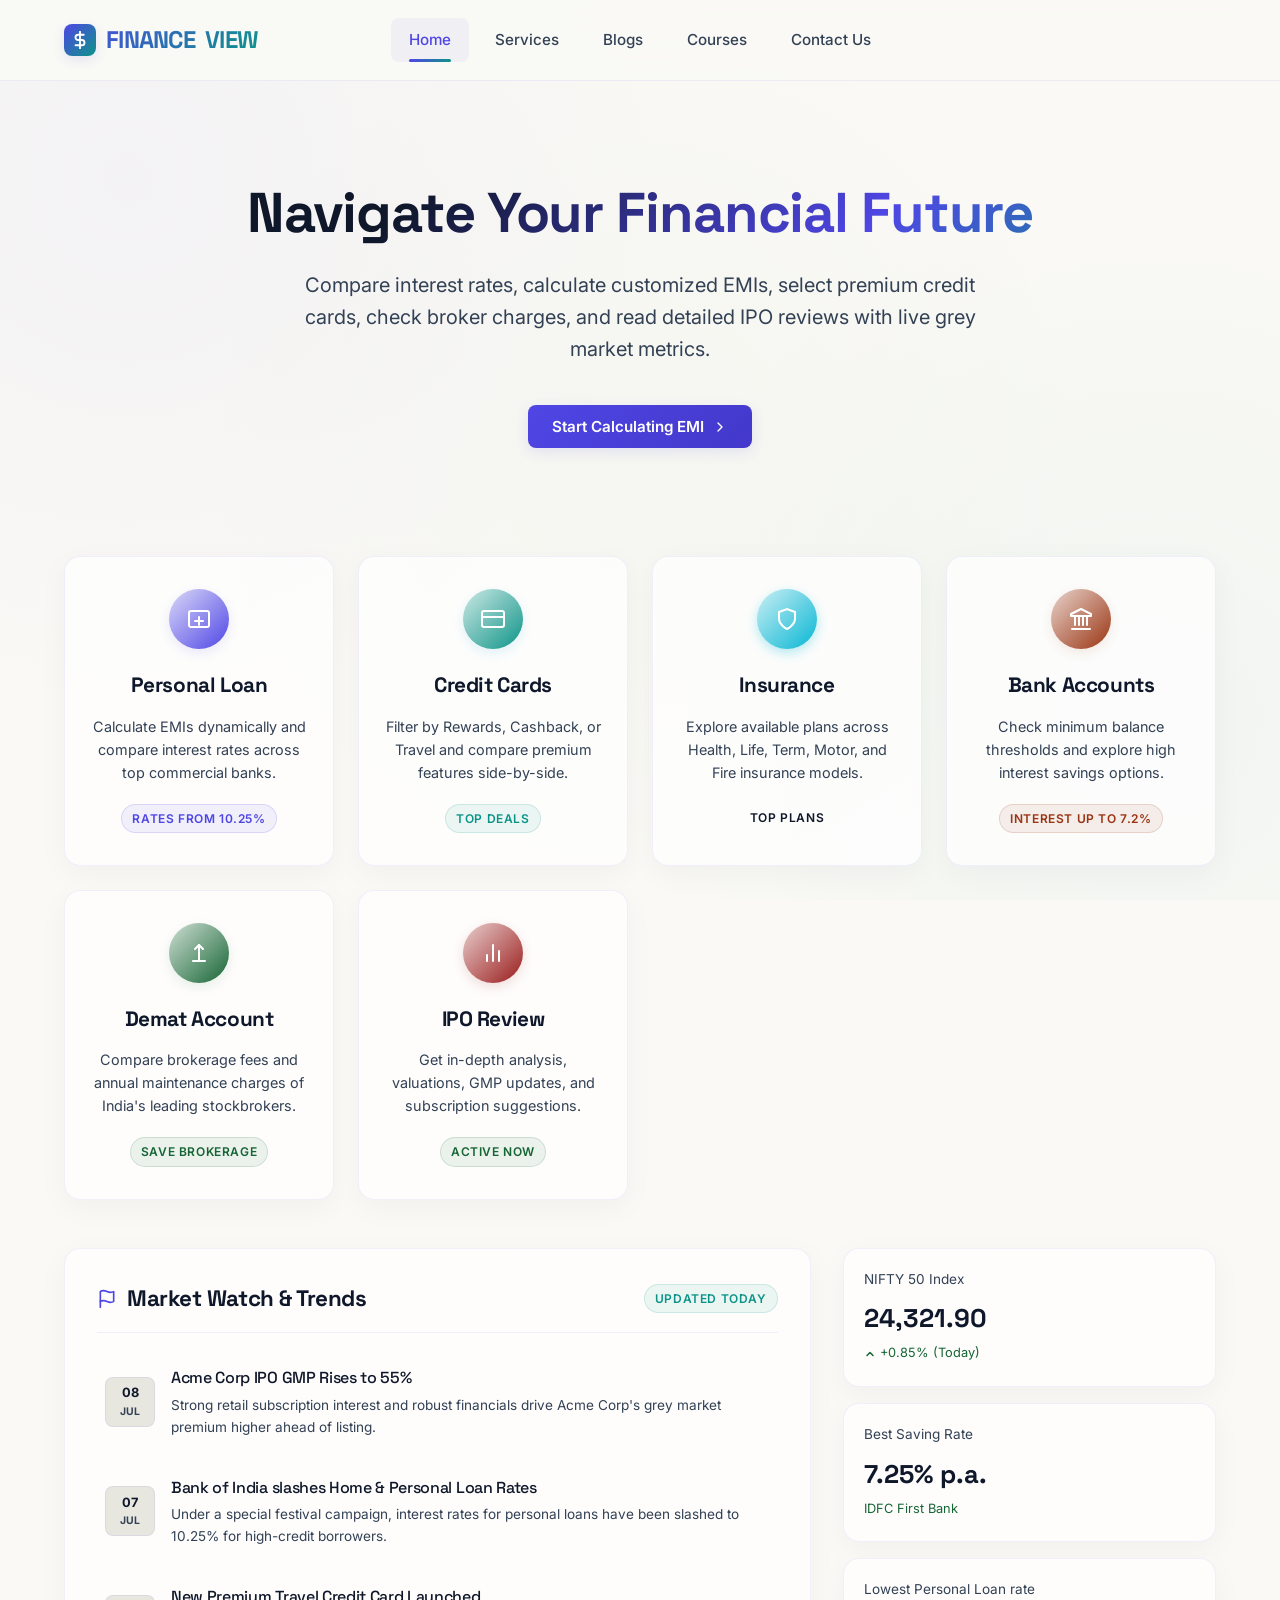
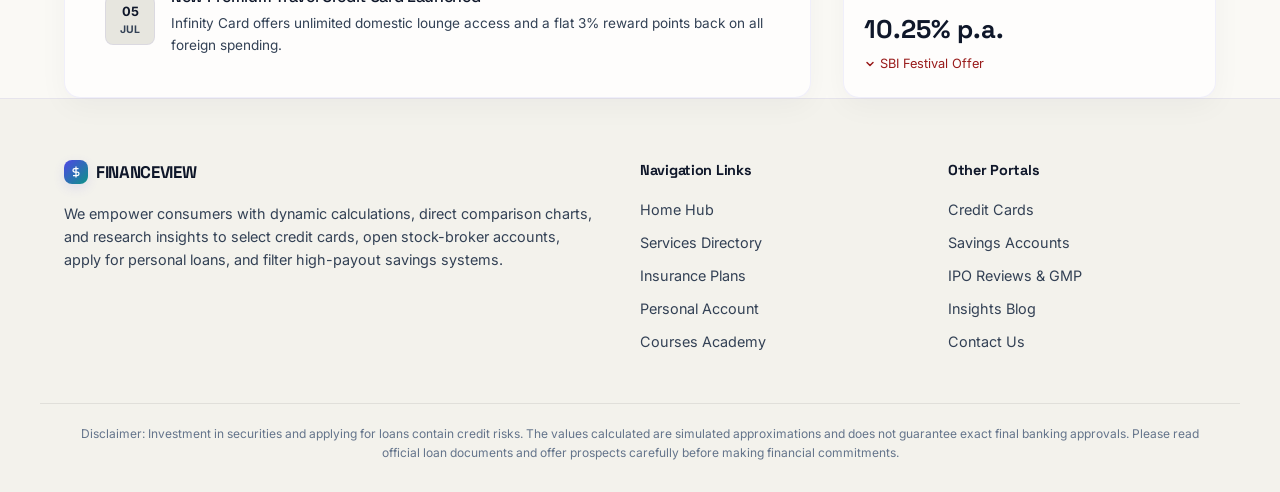
<file: index.html>
<!DOCTYPE html>
<html lang="en">
<head>
  <meta charset="UTF-8">
  <meta name="viewport" content="width=device-width, initial-scale=1.0">
  <meta name="description" content="FINANCEVIEW - Premium personal loan calculators, credit card comparisons, demat account guides, high-yield bank comparisons, and expert IPO reviews.">
  <title>FINANCEVIEW | Premium Financial Portal</title>
  <link rel="stylesheet" href="style.css">
</head>
<body>

  <!-- --- HEADER & NAVIGATION --- -->
  <header>
    <div class="container navbar">
      <div class="logo-wrapper" data-tab="dashboard">
        <div class="logo-icon">
          <svg width="18" height="18" viewBox="0 0 24 24" fill="none" stroke="currentColor" stroke-width="2.5" stroke-linecap="round" stroke-linejoin="round">
            <line x1="12" y1="1" x2="12" y2="23"></line>
            <path d="M17 5H9.5a3.5 3.5 0 0 0 0 7h5a3.5 3.5 0 0 1 0 7H6"></path>
          </svg>
        </div>
        FINANCE<span>VIEW</span>
      </div>
      
      
      <button class="menu-toggle" id="menu-toggle">
        <svg width="24" height="24" viewBox="0 0 24 24" fill="none" stroke="currentColor" stroke-width="2" stroke-linecap="round" stroke-linejoin="round">
          <line x1="3" y1="12" x2="21" y2="12"></line>
          <line x1="3" y1="6" x2="21" y2="6"></line>
          <line x1="3" y1="18" x2="21" y2="18"></line>
        </svg>
      </button>

      <ul class="nav-links" id="nav-links">
        <li><div class="nav-link active" data-tab="dashboard">Home</div></li>
        <li><div class="nav-link" data-tab="services">Services</div></li>
        <li><div class="nav-link" data-tab="blogs">Blogs</div></li>
        <li><div class="nav-link" data-tab="courses">Courses</div></li>
        <li><div class="nav-link" data-tab="contact-us">Contact Us</div></li>
      </ul>
    </div>
  </header>

  <!-- --- MAIN CONTENT AREA (SPA PAGES) --- -->
  <main class="container">

    <!-- --- PAGE: DASHBOARD --- -->
    <section class="tab-content active" id="dashboard">
      <div class="hero">
        <h1 class="hero-title">Navigate Your Financial Future</h1>
        <p class="hero-description">Compare interest rates, calculate customized EMIs, select premium credit cards, check broker charges, and read detailed IPO reviews with live grey market metrics.</p>
        <button class="btn btn-primary" data-tab="personal-loan">
          Start Calculating EMI
          <svg width="16" height="16" viewBox="0 0 24 24" fill="none" stroke="currentColor" stroke-width="2" stroke-linecap="round" stroke-linejoin="round">
            <polyline points="9 18 15 12 9 6"></polyline>
          </svg>
        </button>
      </div>

      <!-- Services Quick Access Grid -->
      <div class="services-grid" id="home-services-grid">
        <!-- Rendered dynamically by JS -->
      </div>

      <!-- Featured Dashboard Layout -->
      <div class="featured-layout">
        <!-- News and Financial Trends Widget -->
        <div class="glass-card dashboard-widget">
          <div class="widget-header">
            <h3 class="widget-title">
              <svg width="20" height="20" viewBox="0 0 24 24" fill="none" stroke="var(--primary)" stroke-width="2" stroke-linecap="round" stroke-linejoin="round">
                <path d="M4 15s1-1 4-1 5 2 8 2 4-1 4-1V3s-1 1-4 1-5-2-8-2-4 1-4 1z"></path>
                <line x1="4" y1="22" x2="4" y2="15"></line>
              </svg>
              Market Watch & Trends
            </h3>
            <span class="badge badge-secondary">UPDATED TODAY</span>
          </div>
          <div class="dashboard-news-list">
            <div class="news-item">
              <div class="news-badge">08 <span>JUL</span></div>
              <div class="news-info">
                <h4>Acme Corp IPO GMP Rises to 55%</h4>
                <p>Strong retail subscription interest and robust financials drive Acme Corp's grey market premium higher ahead of listing.</p>
              </div>
            </div>
            <div class="news-item">
              <div class="news-badge">07 <span>JUL</span></div>
              <div class="news-info">
                <h4>Bank of India slashes Home & Personal Loan Rates</h4>
                <p>Under a special festival campaign, interest rates for personal loans have been slashed to 10.25% for high-credit borrowers.</p>
              </div>
            </div>
            <div class="news-item">
              <div class="news-badge">05 <span>JUL</span></div>
              <div class="news-info">
                <h4>New Premium Travel Credit Card Launched</h4>
                <p>Infinity Card offers unlimited domestic lounge access and a flat 3% reward points back on all foreign spending.</p>
              </div>
            </div>
          </div>
        </div>

        <!-- Right Side: Fast Quick Stats -->
        <div class="quick-stats">
          <div class="glass-card stat-item">
            <span class="stat-label">NIFTY 50 Index</span>
            <span class="stat-value">24,321.90</span>
            <span class="stat-trend up">
              <svg width="12" height="12" viewBox="0 0 24 24" fill="none" stroke="currentColor" stroke-width="3" stroke-linecap="round" stroke-linejoin="round">
                <polyline points="18 15 12 9 6 15"></polyline>
              </svg>
              +0.85% (Today)
            </span>
          </div>
          <div class="glass-card stat-item">
            <span class="stat-label">Best Saving Rate</span>
            <span class="stat-value">7.25% p.a.</span>
            <span class="stat-trend up">IDFC First Bank</span>
          </div>
          <div class="glass-card stat-item">
            <span class="stat-label">Lowest Personal Loan rate</span>
            <span class="stat-value">10.25% p.a.</span>
            <span class="stat-trend down">
              <svg width="12" height="12" viewBox="0 0 24 24" fill="none" stroke="currentColor" stroke-width="3" stroke-linecap="round" stroke-linejoin="round">
                <polyline points="6 9 12 15 18 9"></polyline>
              </svg>
              SBI Festival Offer
            </span>
          </div>
        </div>
      </div>
    </section>

    <!-- --- PAGE: PERSONAL LOAN --- -->
    <section class="tab-content" id="personal-loan">
      <div class="section-title-wrapper">
        <h2 class="section-title">Personal Loan Portal</h2>
        <p class="section-subtitle">Tweak the loan parameters to instantly check your monthly payments (EMI), total interest payload, and compare quotes across prime commercial banks.</p>
      </div>

      <!-- Bank rates comparison table -->
      <div class="glass-card comparison-table-wrapper" style="margin-bottom: 32px;">
        <div style="padding: 24px; border-bottom: 1px solid var(--glass-border); display: flex; justify-content: space-between; align-items: center;">
          <h3 style="font-size: 1.25rem;">Compare Loan Offers (Sourced from BankSathi)</h3>
          <span class="badge badge-success">Rates Updated Daily</span>
        </div>
        <table>
          <thead>
            <tr>
              <th>Bank Partner</th>
              <th>Interest Rate (P.A.)</th>
              <th>Processing Fee</th>
              <th>Max Tenure</th>
              <th style="text-align: right;">Action</th>
            </tr>
          </thead>
          <tbody>
            <tr>
              <td class="bank-cell">
                <div class="bank-logo-placeholder" style="background: linear-gradient(135deg, #4f46e5, #0d9488);">I</div>
                IndusInd Bank PL
              </td>
              <td style="font-weight: 600; color: var(--text-primary);">10.49% - 16.00%</td>
              <td>Up to 2.5%</td>
              <td>5 Years</td>
              <td>
                <div class="flex" style="gap: 8px; justify-content: flex-end; align-items: center;">
                  <button class="btn btn-outline-primary apply-loan-btn" data-bank="IndusInd Bank PL" style="padding: 8px 16px; font-size: 0.85rem;">Apply Now</button>
                </div>
              </td>
            </tr>
            <tr>
              <td class="bank-cell">
                <div class="bank-logo-placeholder" style="background: linear-gradient(135deg, #166534, #0d9488);">K</div>
                KreditBee Loan
              </td>
              <td style="font-weight: 600; color: var(--text-primary);">12.00% - 29.95%</td>
              <td>2.0% - 6.0%</td>
              <td>2 Years</td>
              <td>
                <div class="flex" style="gap: 8px; justify-content: flex-end; align-items: center;">
                  <button class="btn btn-outline-primary apply-loan-btn" data-bank="KreditBee Loan" style="padding: 8px 16px; font-size: 0.85rem;">Apply Now</button>
                </div>
              </td>
            </tr>
            <tr>
              <td class="bank-cell">
                <div class="bank-logo-placeholder" style="background: linear-gradient(135deg, #ec4899, #4f46e5);">F</div>
                Fibe Instant Loan
              </td>
              <td style="font-weight: 600; color: var(--text-primary);">12.00% - 24.00%</td>
              <td>Up to 2.0%</td>
              <td>3 Years</td>
              <td>
                <div class="flex" style="gap: 8px; justify-content: flex-end; align-items: center;">
                  <button class="btn btn-outline-primary apply-loan-btn" data-bank="Fibe Instant Loan" style="padding: 8px 16px; font-size: 0.85rem;">Apply Now</button>
                </div>
              </td>
            </tr>
            <tr>
              <td class="bank-cell">
                <div class="bank-logo-placeholder" style="background: linear-gradient(135deg, #e11d48, #d97706);">N</div>
                Nira Instant Loan
              </td>
              <td style="font-weight: 600; color: var(--text-primary);">18.00% - 30.00%</td>
              <td>2.0% - 4.0%</td>
              <td>1 Year</td>
              <td>
                <div class="flex" style="gap: 8px; justify-content: flex-end; align-items: center;">
                  <button class="btn btn-outline-primary apply-loan-btn" data-bank="Nira Instant Loan" style="padding: 8px 16px; font-size: 0.85rem;">Apply Now</button>
                </div>
              </td>
            </tr>
            <tr>
              <td class="bank-cell">
                <div class="bank-logo-placeholder" style="background: linear-gradient(135deg, #7c3aed, #ec4899);">C</div>
                Cashe Personal Loan
              </td>
              <td style="font-weight: 600; color: var(--text-primary);">15.00% - 32.00%</td>
              <td>3.0%</td>
              <td>1.5 Years</td>
              <td>
                <div class="flex" style="gap: 8px; justify-content: flex-end; align-items: center;">
                  <button class="btn btn-outline-primary apply-loan-btn" data-bank="Cashe Personal Loan" style="padding: 8px 16px; font-size: 0.85rem;">Apply Now</button>
                </div>
              </td>
            </tr>
          </tbody>
        </table>
      </div>

      <div class="loan-grid">
        <!-- Calculator controls -->
        <div class="glass-card calculator-wrapper">
          <h3 style="margin-bottom: 24px; font-size: 1.4rem;">EMI Calculator</h3>
          
          <div class="calc-group">
            <div class="calc-header">
              <span class="calc-label">Loan Amount</span>
              <div class="calc-value-container">
                <span class="calc-unit">₹</span>
                <input type="number" id="loan-amount-num" value="500000" min="50000" max="5000000" step="10000">
              </div>
            </div>
            <input type="range" id="loan-amount-slider" min="50000" max="5000000" value="500000" step="10000">
            <div style="display:flex; justify-content:space-between; margin-top: 6px; font-size:0.75rem; color:var(--text-secondary);">
              <span>₹50K</span>
              <span>₹25 Lakhs</span>
              <span>₹50 Lakhs</span>
            </div>
          </div>

          <div class="calc-group">
            <div class="calc-header">
              <span class="calc-label">Interest Rate (% P.A.)</span>
              <div class="calc-value-container">
                <input type="number" id="loan-rate-num" value="11.5" min="8" max="25" step="0.1">
                <span class="calc-unit">%</span>
              </div>
            </div>
            <input type="range" id="loan-rate-slider" min="8" max="25" value="11.5" step="0.1">
            <div style="display:flex; justify-content:space-between; margin-top: 6px; font-size:0.75rem; color:var(--text-secondary);">
              <span>8% p.a.</span>
              <span>16.5% p.a.</span>
              <span>25% p.a.</span>
            </div>
          </div>

          <div class="calc-group">
            <div class="calc-header">
              <span class="calc-label">Tenure (Years)</span>
              <div class="calc-value-container">
                <input type="number" id="loan-tenure-num" value="5" min="1" max="7" step="1">
                <span class="calc-unit">Yrs</span>
              </div>
            </div>
            <input type="range" id="loan-tenure-slider" min="1" max="7" value="5" step="1">
            <div style="display:flex; justify-content:space-between; margin-top: 6px; font-size:0.75rem; color:var(--text-secondary);">
              <span>1 Year</span>
              <span>4 Years</span>
              <span>7 Years</span>
            </div>
          </div>
        </div>

        <!-- Calculator Output & Visual Chart -->
        <div class="glass-card loan-results">
          <div>
            <h3 style="margin-bottom: 16px; font-size: 1.25rem;">Payment Breakdown</h3>
            <div class="result-card">
              <span style="font-size: 0.85rem; color: var(--text-secondary); text-transform: uppercase;">MONTHLY EMI</span>
              <div class="result-val" id="emi-output">₹10,996</div>
            </div>
            
            <div class="chart-container">
              <svg width="180" height="180" class="chart-svg">
                <circle cx="90" cy="90" r="70" class="chart-bg" />
                <circle cx="90" cy="90" r="70" class="chart-fill" id="emi-chart-fill" />
                <text x="90" y="90" text-anchor="middle" dominant-baseline="middle" class="chart-text" id="chart-percentage-text">68%</text>
                <text x="90" y="110" text-anchor="middle" dominant-baseline="middle" class="chart-text-sub">Principal</text>
              </svg>
            </div>
          </div>

          <div>
            <div class="breakdown-row">
              <span><span class="breakdown-dot dot-principal"></span>Principal Amount</span>
              <span style="font-weight: 600;" id="breakdown-principal">₹5,00,000</span>
            </div>
            <div class="breakdown-row">
              <span><span class="breakdown-dot dot-interest"></span>Total Interest Pay</span>
              <span style="font-weight: 600;" id="breakdown-interest">₹1,59,778</span>
            </div>
            <div class="breakdown-row" style="border-top:1px solid rgba(255,255,255,0.05); padding-top: 10px; margin-top: 10px; font-weight: 700;">
              <span>Total Payment</span>
              <span style="color:var(--success);" id="breakdown-total">₹6,59,778</span>
            </div>
          </div>
        </div>
      </div>

      <!-- --- NEW LOAN GRAPHICS GRID --- -->
      <div class="loan-visual-graphics-grid">
        <!-- Widget 1: Amortization Schedule Chart -->
        <div class="glass-card visual-graphic-widget">
          <div class="widget-header" style="border-bottom: 1px solid var(--glass-border); padding-bottom: 12px; margin-bottom: 16px;">
            <h3 class="widget-title" style="font-size: 1.25rem;">
              <svg width="20" height="20" viewBox="0 0 24 24" fill="none" stroke="var(--primary)" stroke-width="2.5" stroke-linecap="round" stroke-linejoin="round">
                <polyline points="23 6 13.5 15.5 8.5 10.5 1 18"></polyline>
                <polyline points="17 6 23 6 23 12"></polyline>
              </svg>
              Amortization Trajectory
            </h3>
            <span class="badge badge-primary">Repayment Progress</span>
          </div>
          <p style="font-size: 0.85rem; color: var(--text-secondary); margin-bottom: 16px; line-height: 1.4;">
            Visual representation of your outstanding loan balance vs. cumulative interest paid over the selected tenure.
          </p>
          <div class="chart-wrapper-svg" id="amortization-chart-container">
            <!-- Dynamic SVG will be injected here -->
          </div>
          <div class="chart-legend">
            <span><span class="legend-dot dot-principal"></span>Outstanding Principal</span>
            <span><span class="legend-dot dot-interest"></span>Cumulative Interest</span>
          </div>
        </div>

        <!-- Widget 2: Bank EMI Comparison Bar Graphic -->
        <div class="glass-card visual-graphic-widget">
          <div class="widget-header" style="border-bottom: 1px solid var(--glass-border); padding-bottom: 12px; margin-bottom: 16px;">
            <h3 class="widget-title" style="font-size: 1.25rem;">
              <svg width="20" height="20" viewBox="0 0 24 24" fill="none" stroke="var(--secondary)" stroke-width="2.5" stroke-linecap="round" stroke-linejoin="round">
                <line x1="18" y1="20" x2="18" y2="10"></line>
                <line x1="12" y1="20" x2="12" y2="4"></line>
                <line x1="6" y1="20" x2="6" y2="14"></line>
              </svg>
              EMI Comparison Chart
            </h3>
            <span class="badge badge-secondary">Market Rates</span>
          </div>
          <p style="font-size: 0.85rem; color: var(--text-secondary); margin-bottom: 16px; line-height: 1.4;">
            Compare your estimated monthly EMI payments across our partner banks side-by-side (minimum rates applied).
          </p>
          <div class="chart-wrapper-svg" id="bank-bar-chart-container">
            <!-- Dynamic SVG will be injected here -->
          </div>
        </div>
      </div>

    </section>

    <!-- --- PAGE: CREDIT CARDS --- -->
    <section class="tab-content" id="credit-cards">
      <div class="section-title-wrapper">
        <h2 class="section-title">Credit Card Comparison Engine</h2>
        <p class="section-subtitle">Filter through multiple categories of credit cards and select up to three cards to compare their benefits, joining/annual fees, and reward systems side-by-side.</p>
      </div>

      <!-- Filters for credit card categories -->
      <div class="filter-tabs">
        <button class="filter-tab active" data-category="all">All Cards</button>
        <button class="filter-tab" data-category="cashback">Cashback Cards</button>
        <button class="filter-tab" data-category="travel">Travel & Lounge</button>
        <button class="filter-tab" data-category="rewards">Shopping & Rewards</button>
        <button class="filter-tab" data-category="premium">Super Premium</button>
      </div>

      <!-- Credit Cards Grid -->
      <div class="cards-grid" id="cc-grid">
        <!-- Card 1 (AU LIT) -->
        <div class="glass-card cc-card" data-card-id="cc-au-lit" data-categories="cashback,rewards">
          <div class="cc-visual cc-glow-indigo">
            <div class="cc-header-row">
              <span class="cc-brand">AU Small Finance Bank</span>
              <span class="cc-type">LIT Card</span>
            </div>
            <div class="cc-chip"></div>
            <div class="cc-number-row">•••• •••• •••• 1048</div>
          </div>
          <div class="cc-body">
            <h3 class="cc-title">AU LIT Credit Card</h3>
            <span class="badge badge-success" style="align-self: flex-start; margin-bottom: 12px;">Customizable LTF</span>
            <ul class="cc-benefits">
              <li>10X or 5X Reward points on online/offline spends</li>
              <li>Up to 5% Cashback on groceries & dining</li>
              <li>Toggle benefits on/off dynamically in the AU app</li>
              <li>Lifetime Free (LTF) - Zero joining or annual fees</li>
            </ul>
            <div class="cc-fees-row">
              <div>
                <span style="color:var(--text-secondary); display:block; font-size:0.75rem;">JOINING FEE</span>
                <span style="font-weight: 600; color: var(--success);">₹0 (Free)</span>
              </div>
              <div>
                <span style="color:var(--text-secondary); display:block; font-size:0.75rem;">ANNUAL FEE</span>
                <span style="font-weight: 600; color: var(--success);">₹0</span>
              </div>
            </div>
          </div>
          <div class="cc-footer">
            <label class="compare-checkbox">
              <input type="checkbox" class="cc-compare-toggle" data-card-name="AU LIT" data-card-id="cc-au-lit">
              Add to Compare
            </label>
            <button class="btn btn-primary btn-sm apply-cc-btn" data-card="AU LIT Credit Card">Apply</button>
          </div>
        </div>

        <!-- Card 2 (SBI SimplyCLICK) -->
        <div class="glass-card cc-card" data-card-id="cc-sbi-simplyclick" data-categories="rewards">
          <div class="cc-visual cc-glow-emerald">
            <div class="cc-header-row">
              <span class="cc-brand">SBI Card</span>
              <span class="cc-type">SimplyCLICK</span>
            </div>
            <div class="cc-chip"></div>
            <div class="cc-number-row">•••• •••• •••• 3942</div>
          </div>
          <div class="cc-body">
            <h3 class="cc-title">SBI SimplyCLICK Card</h3>
            <span class="badge badge-secondary" style="align-self: flex-start; margin-bottom: 12px;">Shopping Rewards</span>
            <ul class="cc-benefits">
              <li>10X Reward points on Amazon, Swiggy, Lenskart, Netmeds</li>
              <li>5X Reward points on all other online spends</li>
              <li>₹500 BookMyShow voucher as welcome gift</li>
              <li>₹2,000 e-voucher on hitting ₹1 Lakh annual spend</li>
            </ul>
            <div class="cc-fees-row">
              <div>
                <span style="color:var(--text-secondary); display:block; font-size:0.75rem;">JOINING FEE</span>
                <span style="font-weight: 600; color: white;">₹499</span>
              </div>
              <div>
                <span style="color:var(--text-secondary); display:block; font-size:0.75rem;">ANNUAL FEE</span>
                <span style="font-weight: 600; color: white;">₹499 (Waived at ₹1L spend)</span>
              </div>
            </div>
          </div>
          <div class="cc-footer">
            <label class="compare-checkbox">
              <input type="checkbox" class="cc-compare-toggle" data-card-name="SBI SimplyCLICK" data-card-id="cc-sbi-simplyclick">
              Add to Compare
            </label>
            <button class="btn btn-primary btn-sm apply-cc-btn" data-card="SBI SimplyCLICK">Apply</button>
          </div>
        </div>

        <!-- Card 3 (Axis My Zone) -->
        <div class="glass-card cc-card" data-card-id="cc-axis-myzone" data-categories="cashback,rewards">
          <div class="cc-visual cc-glow-indigo">
            <div class="cc-header-row">
              <span class="cc-brand">Axis Bank</span>
              <span class="cc-type">My Zone</span>
            </div>
            <div class="cc-chip"></div>
            <div class="cc-number-row">•••• •••• •••• 8841</div>
          </div>
          <div class="cc-body">
            <h3 class="cc-title">Axis Bank My Zone Card</h3>
            <span class="badge badge-primary" style="align-self: flex-start; margin-bottom: 12px;">Entertainment Perks</span>
            <ul class="cc-benefits">
              <li>1-Year SonyLIV Premium subscription on activation</li>
              <li>Buy 1 Get 1 Free on movie tickets via BookMyShow</li>
              <li>Flat ₹120 discount on Swiggy (twice a month)</li>
              <li>4 Complimentary domestic lounge visits per year</li>
            </ul>
            <div class="cc-fees-row">
              <div>
                <span style="color:var(--text-secondary); display:block; font-size:0.75rem;">JOINING FEE</span>
                <span style="font-weight: 600; color: white;">₹500</span>
              </div>
              <div>
                <span style="color:var(--text-secondary); display:block; font-size:0.75rem;">ANNUAL FEE</span>
                <span style="font-weight: 600; color: white;">₹500 (Waived at ₹1.5L spend)</span>
              </div>
            </div>
          </div>
          <div class="cc-footer">
            <label class="compare-checkbox">
              <input type="checkbox" class="cc-compare-toggle" data-card-name="Axis My Zone" data-card-id="cc-axis-myzone">
              Add to Compare
            </label>
            <button class="btn btn-primary btn-sm apply-cc-btn" data-card="Axis Bank My Zone">Apply</button>
          </div>
        </div>

        <!-- Card 4 (HDFC Tata Neu Plus) -->
        <div class="glass-card cc-card" data-card-id="cc-hdfc-tataneu" data-categories="cashback,rewards">
          <div class="cc-visual cc-glow-gold">
            <div class="cc-header-row">
              <span class="cc-brand">HDFC Bank</span>
              <span class="cc-type">Tata Neu Plus</span>
            </div>
            <div class="cc-chip"></div>
            <div class="cc-number-row">•••• •••• •••• 5592</div>
          </div>
          <div class="cc-body">
            <h3 class="cc-title">HDFC Tata Neu Plus Card</h3>
            <span class="badge badge-warning" style="align-self: flex-start; margin-bottom: 12px;">Co-branded Cashback</span>
            <ul class="cc-benefits">
              <li>2% NeuCoins back on Tata brands (Tata 1mg, Bigbasket, Croma)</li>
              <li>1% NeuCoins back on non-Tata brands and local spends</li>
              <li>4 Complimentary domestic airport lounge visits annually</li>
              <li>Welcome gift of 499 NeuCoins on card activation</li>
            </ul>
            <div class="cc-fees-row">
              <div>
                <span style="color:var(--text-secondary); display:block; font-size:0.75rem;">JOINING FEE</span>
                <span style="font-weight: 600; color: white;">₹499</span>
              </div>
              <div>
                <span style="color:var(--text-secondary); display:block; font-size:0.75rem;">ANNUAL FEE</span>
                <span style="font-weight: 600; color: white;">₹499 (Waived at ₹1L spend)</span>
              </div>
            </div>
          </div>
          <div class="cc-footer">
            <label class="compare-checkbox">
              <input type="checkbox" class="cc-compare-toggle" data-card-name="HDFC Tata Neu Plus" data-card-id="cc-hdfc-tataneu">
              Add to Compare
            </label>
            <button class="btn btn-primary btn-sm apply-cc-btn" data-card="HDFC Tata Neu Plus">Apply</button>
          </div>
        </div>

        <!-- Card 5 (IDFC First Classic) -->
        <div class="glass-card cc-card" data-card-id="cc-idfc-classic" data-categories="cashback,travel">
          <div class="cc-visual cc-glow-emerald">
            <div class="cc-header-row">
              <span class="cc-brand">IDFC FIRST Bank</span>
              <span class="cc-type">Classic Card</span>
            </div>
            <div class="cc-chip"></div>
            <div class="cc-number-row">•••• •••• •••• 2015</div>
          </div>
          <div class="cc-body">
            <h3 class="cc-title">IDFC First Classic Card</h3>
            <span class="badge badge-success" style="align-self: flex-start; margin-bottom: 12px;">Lifetime Free</span>
            <ul class="cc-benefits">
              <li>10X Reward points on incremental spends above ₹20K</li>
              <li>Never-expiring reward points worth ₹0.25 per point</li>
              <li>Complimentary domestic airport lounge visits quarterly</li>
              <li>Low interest rates ranging from 9% to 36% p.a.</li>
            </ul>
            <div class="cc-fees-row">
              <div>
                <span style="color:var(--text-secondary); display:block; font-size:0.75rem;">JOINING FEE</span>
                <span style="font-weight: 600; color: var(--success);">₹0 (Free)</span>
              </div>
              <div>
                <span style="color:var(--text-secondary); display:block; font-size:0.75rem;">ANNUAL FEE</span>
                <span style="font-weight: 600; color: var(--success);">₹0</span>
              </div>
            </div>
          </div>
          <div class="cc-footer">
            <label class="compare-checkbox">
              <input type="checkbox" class="cc-compare-toggle" data-card-name="IDFC First Classic" data-card-id="cc-idfc-classic">
              Add to Compare
            </label>
            <button class="btn btn-primary btn-sm apply-cc-btn" data-card="IDFC First Classic">Apply</button>
          </div>
        </div>

        <!-- Card 6 (IndusInd Legend) -->
        <div class="glass-card cc-card" data-card-id="cc-indusind-legend" data-categories="travel,premium">
          <div class="cc-visual cc-glow-gold">
            <div class="cc-header-row">
              <span class="cc-brand">IndusInd Bank</span>
              <span class="cc-type">Legend Card</span>
            </div>
            <div class="cc-chip"></div>
            <div class="cc-number-row">•••• •••• •••• 7731</div>
          </div>
          <div class="cc-body">
            <h3 class="cc-title">IndusInd Legend Card</h3>
            <span class="badge badge-warning" style="align-self: flex-start; margin-bottom: 12px;">Premium LTF</span>
            <ul class="cc-benefits">
              <li>1 Reward point on weekday spends, 2 points on weekend spends</li>
              <li>Complimentary domestic airport lounge visits quarterly</li>
              <li>Buy 1 Get 1 free movie tickets on BookMyShow monthly</li>
              <li>Zero foreign currency mark-up on specific spends</li>
            </ul>
            <div class="cc-fees-row">
              <div>
                <span style="color:var(--text-secondary); display:block; font-size:0.75rem;">JOINING FEE</span>
                <span style="font-weight: 600; color: var(--success);">₹0 (Special Offer)</span>
              </div>
              <div>
                <span style="color:var(--text-secondary); display:block; font-size:0.75rem;">ANNUAL FEE</span>
                <span style="font-weight: 600; color: var(--success);">₹0</span>
              </div>
            </div>
          </div>
          <div class="cc-footer">
            <label class="compare-checkbox">
              <input type="checkbox" class="cc-compare-toggle" data-card-name="IndusInd Legend" data-card-id="cc-indusind-legend">
              Add to Compare
            </label>
            <button class="btn btn-primary btn-sm apply-cc-btn" data-card="IndusInd Legend Credit Card">Apply</button>
          </div>
        </div>
      </div>

      <!-- Compare Sticky Drawer -->
      <div class="compare-drawer" id="compare-drawer">
        <div class="compare-items-list" id="compare-items-list">
          <span style="font-weight:600; margin-right: 8px;">Compare Tray (Max 3):</span>
          <!-- Items injected by JS -->
        </div>
        <div class="flex" style="gap:12px;">
          <button class="btn btn-secondary btn-sm" id="clear-compare-btn">Clear All</button>
          <button class="btn btn-cyan btn-sm" id="compare-now-btn">Compare Cards</button>
        </div>
      </div>
    </section>

    <!-- --- PAGE: DEMAT ACCOUNTS --- -->
    <section class="tab-content" id="demat-account">
      <div class="section-title-wrapper">
        <h2 class="section-title">Stockbroker Comparison</h2>
        <p class="section-subtitle">Demat and Trading accounts play a key role in stock market investing. Check charges, equity/intraday fees, and calculate brokerage savings instantly.</p>
      </div>

      <!-- Broker Cards Grid -->
      <div class="broker-grid">
        <div class="glass-card broker-card hover-effect">
          <div class="broker-header">
            <div class="broker-logo" style="color: #ff763a;">Angel One</div>
            <div class="broker-rating">★ 4.6</div>
          </div>
          <p style="font-size:0.9rem; color:var(--text-secondary); margin-bottom:16px;">Full-service features at discount pricing. Integrates extensive research reports.</p>
          <div class="broker-stat-grid">
            <div>
              <span style="color:var(--text-secondary); display:block;">EQUITY DELIVERY</span>
              <span style="font-weight:600; color:var(--text-primary);">₹0 (Free)</span>
            </div>
            <div>
              <span style="color:var(--text-secondary); display:block;">INTRADAY / F&O</span>
              <span style="font-weight:600; color:var(--text-primary);">Flat ₹20 / order</span>
            </div>
            <div>
              <span style="color:var(--text-secondary); display:block;">ACCOUNT OPENING</span>
              <span style="font-weight:600; color:var(--success);">₹0 (Free)</span>
            </div>
            <div>
              <span style="color:var(--text-secondary); display:block;">ANNUAL AMC</span>
              <span style="font-weight:600; color:var(--text-primary);">₹240 / Year</span>
            </div>
          </div>
          <button class="btn btn-outline-primary btn-sm" style="width:100%; margin-top:20px;" onclick="showApplyModal('Demat Account with Angel One')">Open Angel One Account</button>
        </div>

        <div class="glass-card broker-card hover-effect">
          <div class="broker-header">
            <div class="broker-logo" style="color: #6366f1;">Upstox</div>
            <div class="broker-rating">★ 4.5</div>
          </div>
          <p style="font-size:0.9rem; color:var(--text-secondary); margin-bottom:16px;">Advanced charting, pro-trading platforms, and deep analytics tools for active traders.</p>
          <div class="broker-stat-grid">
            <div>
              <span style="color:var(--text-secondary); display:block;">EQUITY DELIVERY</span>
              <span style="font-weight:600; color:var(--text-primary);">₹20 or 0.1%</span>
            </div>
            <div>
              <span style="color:var(--text-secondary); display:block;">INTRADAY / F&O</span>
              <span style="font-weight:600; color:var(--text-primary);">Flat ₹20 / order</span>
            </div>
            <div>
              <span style="color:var(--text-secondary); display:block;">ACCOUNT OPENING</span>
              <span style="font-weight:600; color:var(--success);">₹0 (Free)</span>
            </div>
            <div>
              <span style="color:var(--text-secondary); display:block;">ANNUAL AMC</span>
              <span style="font-weight:600; color:var(--text-primary);">₹150 / Year</span>
            </div>
          </div>
          <button class="btn btn-outline-primary btn-sm" style="width:100%; margin-top:20px;" onclick="showApplyModal('Demat Account with Upstox')">Open Upstox Account</button>
        </div>

        <div class="glass-card broker-card hover-effect">
          <div class="broker-header">
            <div class="broker-logo" style="color: #00d09c;">Groww</div>
            <div class="broker-rating">★ 4.5</div>
          </div>
          <p style="font-size:0.9rem; color:var(--text-secondary); margin-bottom:16px;">Clean, minimalist interface suited perfectly for beginners and mutual fund investors.</p>
          <div class="broker-stat-grid">
            <div>
              <span style="color:var(--text-secondary); display:block;">EQUITY DELIVERY</span>
              <span style="font-weight:600; color:var(--text-primary);">₹20 or 0.05%</span>
            </div>
            <div>
              <span style="color:var(--text-secondary); display:block;">INTRADAY / F&O</span>
              <span style="font-weight:600; color:var(--text-primary);">Flat ₹20 / order</span>
            </div>
            <div>
              <span style="color:var(--text-secondary); display:block;">ACCOUNT OPENING</span>
              <span style="font-weight:600; color:var(--success);">₹0 (Free)</span>
            </div>
            <div>
              <span style="color:var(--text-secondary); display:block;">ANNUAL AMC</span>
              <span style="font-weight:600; color:var(--success);">₹0 (Free)</span>
            </div>
          </div>
          <button class="btn btn-outline-primary btn-sm" style="width:100%; margin-top:20px;" onclick="showApplyModal('Demat Account with Groww')">Open Groww Account</button>
        </div>

        <div class="glass-card broker-card hover-effect">
          <div class="broker-header">
            <div class="broker-logo" style="color: #00baf2;">Paytm Money</div>
            <div class="broker-rating">★ 4.2</div>
          </div>
          <p style="font-size:0.9rem; color:var(--text-secondary); margin-bottom:16px;">Fully integrated discount broking with direct mutual fund options and NPS systems.</p>
          <div class="broker-stat-grid">
            <div>
              <span style="color:var(--text-secondary); display:block;">EQUITY DELIVERY</span>
              <span style="font-weight:600; color:var(--text-primary);">Flat ₹15 / order</span>
            </div>
            <div>
              <span style="color:var(--text-secondary); display:block;">INTRADAY / F&O</span>
              <span style="font-weight:600; color:var(--text-primary);">Flat ₹15 / order</span>
            </div>
            <div>
              <span style="color:var(--text-secondary); display:block;">ACCOUNT OPENING</span>
              <span style="font-weight:600; color:var(--success);">₹0 (Free)</span>
            </div>
            <div>
              <span style="color:var(--text-secondary); display:block;">ANNUAL AMC</span>
              <span style="font-weight:600; color:var(--success);">₹0 (Free)</span>
            </div>
          </div>
          <button class="btn btn-outline-primary btn-sm" style="width:100%; margin-top:20px;" onclick="showApplyModal('Demat Account with Paytm Money')">Open Paytm Money Account</button>
        </div>

        <div class="glass-card broker-card hover-effect">
          <div class="broker-header">
            <div class="broker-logo" style="color: #03a9f4;">m.Stock</div>
            <div class="broker-rating">★ 4.3</div>
          </div>
          <p style="font-size:0.9rem; color:var(--text-secondary); margin-bottom:16px;">Zero brokerage across all products (Delivery, Intraday, F&O) for life at flat setup fees.</p>
          <div class="broker-stat-grid">
            <div>
              <span style="color:var(--text-secondary); display:block;">EQUITY DELIVERY</span>
              <span style="font-weight:600; color:var(--success);">₹0 (Lifetime Free)</span>
            </div>
            <div>
              <span style="color:var(--text-secondary); display:block;">INTRADAY / F&O</span>
              <span style="font-weight:600; color:var(--success);">₹0 (Lifetime Free)</span>
            </div>
            <div>
              <span style="color:var(--text-secondary); display:block;">ACCOUNT OPENING</span>
              <span style="font-weight:600; color:var(--text-primary);">₹999</span>
            </div>
            <div>
              <span style="color:var(--text-secondary); display:block;">ANNUAL AMC</span>
              <span style="font-weight:600; color:var(--success);">₹0 (with setup)</span>
            </div>
          </div>
          <button class="btn btn-outline-primary btn-sm" style="width:100%; margin-top:20px;" onclick="showApplyModal('Demat Account with m.Stock')">Open m.Stock Account</button>
        </div>
      </div>

      <!-- Brokerage Savings Calculator -->
      <div class="glass-card demat-calc-wrapper">
        <h3 style="margin-bottom: 24px; font-size: 1.4rem;">Brokerage Savings Estimator</h3>
        
        <div class="demat-calc-form">
          <!-- Input Side -->
          <div>
            <div class="form-group">
              <label for="monthly-trades">Number of trades per month (Buy + Sell)</label>
              <input type="number" id="monthly-trades" value="20" min="1" max="1000">
            </div>
            <div class="form-group">
              <label for="avg-trade-value">Average Trade Value (₹)</label>
              <input type="number" id="avg-trade-value" value="50000" min="1000" step="5000" max="5000000">
            </div>
            <div class="form-group">
              <label for="trad-brokerage">Traditional Brokerage Percentage Charged</label>
              <select id="trad-brokerage">
                <option value="0.005">0.50% (Standard Bank Rate)</option>
                <option value="0.003">0.30% (Discount Bank Rate)</option>
                <option value="0.001">0.10% (Low-cost Traditional)</option>
              </select>
            </div>
          </div>

          <!-- Savings Result Card -->
          <div class="glass-card demat-savings-card">
            <h4 style="color:var(--text-secondary); font-size: 0.9rem; text-transform: uppercase; margin-bottom: 12px;">ESTIMATED SAVINGS / YEAR</h4>
            <div class="result-val" style="font-size: 3rem; color: var(--success); text-shadow: 0 0 20px var(--success-glow);" id="demat-savings-output">₹90,400</div>
            <p style="font-size:0.85rem; color:var(--text-secondary); margin-top: 16px;">Based on ₹20 flat discount broking orders vs. percentage charges.</p>
          </div>
        </div>
      </div>
    </section>

    <!-- --- PAGE: BANK ACCOUNTS --- -->
    <section class="tab-content" id="bank-account">
      <div class="section-title-wrapper">
        <h2 class="section-title">High-Yield Savings & Bank Accounts</h2>
        <p class="section-subtitle">Earn higher interest on your savings balance. Compare minimum balance guidelines, interest payout structures, and digital account opening speeds.</p>
      </div>

      <div class="bank-cards-grid">
        <!-- Kotak 811 -->
        <div class="glass-card bank-card">
          <div style="display:flex; justify-content:space-between; align-items:flex-start; margin-bottom:20px;">
            <div>
              <span class="badge badge-success" style="margin-bottom:8px;">Zero Balance</span>
              <h3 style="font-size:1.4rem;">Kotak 811 Savings</h3>
            </div>
            <div style="font-size: 1.8rem; font-family: var(--font-heading); color: var(--success); font-weight:700;">4.00%</div>
          </div>
          <p style="color:var(--text-secondary); font-size:0.9rem;">India's popular digital zero-balance savings account. Set up instantly from home.</p>
          <ul class="bank-features-list">
            <li>Minimum balance: ₹0 (Lifetime Zero Balance)</li>
            <li>Instant digital account opening using Video KYC</li>
            <li>Free Virtual Debit Card instantly for online shopping</li>
            <li>Zero charges on online fund transfers (NEFT, RTGS, IMPS)</li>
          </ul>
          <div style="margin-top:24px; display:flex; justify-content:space-between; align-items:center;">
            <span style="font-size:0.8rem; color:var(--text-muted);">Payout: Quarterly</span>
            <button class="btn btn-primary btn-sm apply-bank-btn" data-bank="Kotak 811 Savings">Apply Now</button>
          </div>
        </div>

        <!-- IndusInd Bank -->
        <div class="glass-card bank-card">
          <div style="display:flex; justify-content:space-between; align-items:flex-start; margin-bottom:20px;">
            <div>
              <span class="badge badge-warning" style="margin-bottom:8px;">Premium Digital</span>
              <h3 style="font-size:1.4rem;">IndusDelite Savings</h3>
            </div>
            <div style="font-size: 1.8rem; font-family: var(--font-heading); color: var(--warning); font-weight:700;">6.75%</div>
          </div>
          <p style="color:var(--text-secondary); font-size:0.9rem;">High-interest digital account loaded with lifestyle rewards and movie ticket discounts.</p>
          <ul class="bank-features-list">
            <li>Minimum balance: ₹10,000 (Waivable via card spend)</li>
            <li>Choose your own customized Account Number</li>
            <li>Buy 1 Get 1 Free movie tickets via BookMyShow</li>
            <li>Up to 20% discount on partner dining locations</li>
          </ul>
          <div style="margin-top:24px; display:flex; justify-content:space-between; align-items:center;">
            <span style="font-size:0.8rem; color:var(--text-muted);">Payout: Quarterly</span>
            <button class="btn btn-primary btn-sm apply-bank-btn" data-bank="IndusDelite Savings">Apply Now</button>
          </div>
        </div>

        <!-- AU Small Finance Bank -->
        <div class="glass-card bank-card">
          <div style="display:flex; justify-content:space-between; align-items:flex-start; margin-bottom:20px;">
            <div>
              <span class="badge badge-success" style="margin-bottom:8px;">High Interest</span>
              <h3 style="font-size:1.4rem;">AU Digital Savings</h3>
            </div>
            <div style="font-size: 1.8rem; font-family: var(--font-heading); color: var(--success); font-weight:700;">7.25%</div>
          </div>
          <p style="color:var(--text-secondary); font-size:0.9rem;">High interest rates on savings with convenient monthly interest payout credits.</p>
          <ul class="bank-features-list">
            <li>Minimum balance: ₹5,000 average monthly balance</li>
            <li>Monthly Interest Payout (compounded monthly)</li>
            <li>Complimentary domestic airport lounge access (Visa Platinum)</li>
            <li>Zero fee banking on key transactional service charges</li>
          </ul>
          <div style="margin-top:24px; display:flex; justify-content:space-between; align-items:center;">
            <span style="font-size:0.8rem; color:var(--text-muted);">Payout: Monthly</span>
            <button class="btn btn-primary btn-sm apply-bank-btn" data-bank="AU Digital Savings">Apply Now</button>
          </div>
        </div>
      </div>
    </section>

    <!-- --- PAGE: IPO REVIEW --- -->
    <section class="tab-content" id="ipo-review">
      <div class="section-title-wrapper">
        <h2 class="section-title">IPO Reviews & Analyst Verdicts</h2>
        <p class="section-subtitle">Deep dive into recent, active, and upcoming IPO offerings. Track live Grey Market Premium (GMP) indicators, subscriptions, and read expert rating views.</p>
      </div>

      <!-- IPO Page Sub-navigation and Filters (similar to ipoji.com) -->
      <div class="ipo-controls glass-card" style="margin-bottom: 24px; display: flex; justify-content: space-between; align-items: center; padding: 16px 24px; gap: 20px; flex-wrap: wrap;">
        <div class="ipo-sub-tabs" style="display: flex; gap: 10px;">
          <button class="btn btn-outline-primary btn-sm ipo-tab-btn active" data-ipo-tab="mainboard" style="padding: 10px 18px; border-radius: var(--radius-sm); font-weight: 600;">Mainboard IPOs</button>
          <button class="btn btn-outline-primary btn-sm ipo-tab-btn" data-ipo-tab="sme" style="padding: 10px 18px; border-radius: var(--radius-sm); font-weight: 600;">SME IPOs</button>
        </div>
        
        <div class="ipo-search-filter" style="display: flex; gap: 12px; flex-grow: 1; justify-content: flex-end; align-items: center; flex-wrap: wrap;">
          <div class="search-input-wrapper" style="position: relative; flex-grow: 1; max-width: 320px;">
            <svg width="18" height="18" viewBox="0 0 24 24" fill="none" stroke="var(--text-muted)" stroke-width="2" stroke-linecap="round" stroke-linejoin="round" style="position: absolute; left: 12px; top: 50%; transform: translateY(-50%); pointer-events: none;">
              <circle cx="11" cy="11" r="8"></circle><line x1="21" y1="21" x2="16.65" y2="16.65"></line>
            </svg>
            <input type="text" id="ipo-search" placeholder="Search IPO by name..." style="width: 100%; background: var(--bg-secondary); border: 1px solid var(--glass-border); color: var(--text-primary); padding: 10px 12px 10px 38px; border-radius: var(--radius-sm); font-family: var(--font-body); font-size: 0.9rem;">
          </div>
          
          <select id="ipo-status-filter" style="background: var(--bg-secondary); border: 1px solid var(--glass-border); color: var(--text-primary); padding: 10px 12px; border-radius: var(--radius-sm); font-family: var(--font-body); font-size: 0.9rem; cursor: pointer; min-width: 160px;">
            <option value="all">All Statuses</option>
            <option value="open">Active / Open</option>
            <option value="upcoming">Upcoming</option>
            <option value="closed">Closed / Listed</option>
          </select>
        </div>
      </div>

      <!-- IPO Two-Column Layout (Grid + Allotment Widget) -->
      <div class="ipo-layout-grid" style="display: grid; grid-template-columns: 2.3fr 1fr; gap: 32px; align-items: start;">
        <!-- Main IPO list -->
        <div class="ipo-list-wrapper">
          <div class="ipo-grid" id="ipo-grid-container">
            <!-- Rendered dynamically by JS -->
          </div>
        </div>
        
        <!-- Allotment checker side-panel widget -->
        <div class="ipo-side-panel">
          <div class="glass-card allotment-checker-widget" style="padding: 24px; position: sticky; top: 100px;">
            <h3 class="widget-title" style="margin-bottom: 12px; display: flex; align-items: center; gap: 8px; font-size: 1.25rem;">
              <svg width="20" height="20" viewBox="0 0 24 24" fill="none" stroke="var(--primary)" stroke-width="2.5" stroke-linecap="round" stroke-linejoin="round">
                <path d="M22 11.08V12a10 10 0 1 1-5.93-9.14"></path>
                <polyline points="22 4 12 14.01 9 11.01"></polyline>
              </svg>
              Allotment Status Checker
            </h3>
            <p style="color: var(--text-secondary); font-size: 0.85rem; margin-bottom: 20px; line-height: 1.5;">
              Verify if shares have been credited to your Demat Account or if a refund has been initiated by the registrar.
            </p>
            
            <form id="ipo-allotment-form">
              <div class="form-group" style="margin-bottom: 16px;">
                <label for="allotment-ipo-select" style="display: block; font-size: 0.82rem; color: var(--text-secondary); margin-bottom: 6px;">Select IPO Name</label>
                <select id="allotment-ipo-select" style="width: 100%; background: var(--bg-primary); border: 1px solid var(--glass-border); color: var(--text-primary); padding: 10px; border-radius: var(--radius-sm); font-family: var(--font-body); font-size: 0.9rem;" required>
                  <option value="" disabled selected>Choose an IPO...</option>
                  <!-- Dynamically populated from JS -->
                </select>
              </div>
              
              <div class="form-group" style="margin-bottom: 16px;">
                <label for="allotment-id-type" style="display: block; font-size: 0.82rem; color: var(--text-secondary); margin-bottom: 6px;">Query Type</label>
                <select id="allotment-id-type" style="width: 100%; background: var(--bg-primary); border: 1px solid var(--glass-border); color: var(--text-primary); padding: 10px; border-radius: var(--radius-sm); font-family: var(--font-body); font-size: 0.9rem;" required>
                  <option value="pan">Permanent Account Number (PAN)</option>
                  <option value="app_no">Application Number</option>
                  <option value="dp_id">DP Client ID / Demat ID</option>
                </select>
              </div>
              
              <div class="form-group" style="margin-bottom: 24px;">
                <label for="allotment-query-val" style="display: block; font-size: 0.82rem; color: var(--text-secondary); margin-bottom: 6px;">Enter Details</label>
                <input type="text" id="allotment-query-val" placeholder="Enter PAN (e.g. ABCDE1234F)..." style="width: 100%; background: var(--bg-primary); border: 1px solid var(--glass-border); color: var(--text-primary); padding: 10px; border-radius: var(--radius-sm); font-family: var(--font-body); font-size: 0.9rem;" required>
              </div>
              
              <button type="submit" class="btn btn-primary" style="width: 100%; justify-content: center; gap: 8px;">
                Check Status
                <svg width="16" height="16" viewBox="0 0 24 24" fill="none" stroke="currentColor" stroke-width="2" stroke-linecap="round" stroke-linejoin="round">
                  <polyline points="9 18 15 12 9 6"></polyline>
                </svg>
              </button>
            </form>
          </div>
          
          <!-- Quick GMP Insight Card -->
          <div class="glass-card gmp-insight-widget" style="margin-top: 24px; padding: 20px;">
            <h3 style="font-size: 1.05rem; margin-bottom: 10px; color: var(--secondary); display: flex; align-items: center; gap: 8px;">
              <svg width="18" height="18" viewBox="0 0 24 24" fill="none" stroke="currentColor" stroke-width="2.5" stroke-linecap="round" stroke-linejoin="round">
                <circle cx="12" cy="12" r="10"></circle><line x1="12" y1="16" x2="12" y2="12"></line><line x1="12" y1="8" x2="12.01" y2="8"></line>
              </svg>
              Understanding GMP
            </h3>
            <p style="font-size: 0.82rem; color: var(--text-secondary); line-height: 1.5;">
              Grey Market Premium (GMP) is the unofficial rate at which IPO shares trade prior to listing. A positive GMP signals listing day demand, while negative GMP signals discount risk. Always evaluate financial health before investing!
            </p>
          </div>
        </div>
      </div>
    </section>

    <!-- --- PAGE: SERVICES --- -->
    <section class="tab-content" id="services">
      <div class="section-title-wrapper">
        <h2 class="section-title">Financial Services Directory</h2>
        <p class="section-subtitle">Explore our full suite of premium digital financial services. Dynamic comparison tools, rates checking, and instant advisory support.</p>
      </div>

      <div class="services-directory-grid" id="dir-services-grid">
        <!-- Rendered dynamically by JS -->
      </div>
    </section>

    <!-- --- PAGE: INSURANCE HUB --- -->
    <section class="tab-content" id="insurance">
      <div class="section-title-wrapper">
        <h2 class="section-title">Insurance Solutions Hub</h2>
        <p class="section-subtitle">Protect your family, wealth, and assets. Explore premium coverages and compare available plans instantly on dedicated pages.</p>
      </div>

      <div class="insurance-hub-grid">
        <!-- Health Insurance Card -->
        <div class="glass-card ins-hub-card hover-effect" data-tab="insurance-health">
          <div class="ins-hub-icon icon-health">
            <svg width="28" height="28" viewBox="0 0 24 24" fill="none" stroke="currentColor" stroke-width="2" stroke-linecap="round" stroke-linejoin="round">
              <path d="M22 12h-4l-3 9L9 3l-3 9H2"></path>
            </svg>
          </div>
          <span class="badge badge-secondary">Cashless Claims</span>
          <h3>Health Insurance</h3>
          <p>Protect against escalating medical bills. Covers hospitalization, pre/post care, and critical treatments.</p>
          <ul class="ins-features">
            <li>10,000+ Cashless Network Hospitals</li>
            <li>No Pre-policy Medical Screening up to Age 45</li>
            <li>Tax Benefits under Section 80D</li>
          </ul>
          <button class="btn btn-cyan btn-sm" data-tab="insurance-health">View Plans</button>
        </div>

        <!-- Life Insurance Card -->
        <div class="glass-card ins-hub-card hover-effect" data-tab="insurance-life">
          <div class="ins-hub-icon icon-life">
            <svg width="28" height="28" viewBox="0 0 24 24" fill="none" stroke="currentColor" stroke-width="2" stroke-linecap="round" stroke-linejoin="round">
              <path d="M12 22s8-4 8-10V5l-8-3-8 3v7c0 6 8 10 8 10z"></path>
            </svg>
          </div>
          <span class="badge badge-primary">Maturity Wealth</span>
          <h3>Life Insurance</h3>
          <p>Endowment & Wealth plans offering guaranteed payouts on maturity along with a safety cover for your family.</p>
          <ul class="ins-features">
            <li>Guaranteed Maturity Returns</li>
            <li>Flexible Annual Premium Multipliers</li>
            <li>Tax Savings under Section 80C</li>
          </ul>
          <button class="btn btn-primary btn-sm" data-tab="insurance-life">View Plans</button>
        </div>

        <!-- Term Plan Card -->
        <div class="glass-card ins-hub-card hover-effect" data-tab="insurance-term">
          <div class="ins-hub-icon icon-term">
            <svg width="28" height="28" viewBox="0 0 24 24" fill="none" stroke="currentColor" stroke-width="2" stroke-linecap="round" stroke-linejoin="round">
              <rect x="3" y="11" width="18" height="11" rx="2" ry="2"></rect>
              <path d="M7 11V7a5 5 0 0 1 10 0v4"></path>
            </svg>
          </div>
          <span class="badge badge-warning">High Cover</span>
          <h3>Term Plan</h3>
          <p>Pure financial security for your family. High coverage at highly affordable rates (death benefit payout).</p>
          <ul class="ins-features">
            <li>99.5%+ Claim Settlement Ratio</li>
            <li>Add-on Critical Illness & Accidental Riders</li>
            <li>₹1 Crore cover starting at ₹550/mo</li>
          </ul>
          <button class="btn btn-cyan btn-sm" data-tab="insurance-term" style="background: linear-gradient(135deg, var(--warning), #d97706); box-shadow: 0 4px 14px var(--warning-glow);">View Plans</button>
        </div>

        <!-- Motor Insurance Card -->
        <div class="glass-card ins-hub-card hover-effect" data-tab="insurance-motor">
          <div class="ins-hub-icon icon-motor">
            <svg width="28" height="28" viewBox="0 0 24 24" fill="none" stroke="currentColor" stroke-width="2" stroke-linecap="round" stroke-linejoin="round">
              <rect x="1" y="3" width="15" height="13"></rect>
              <polygon points="16 8 20 8 23 11 23 16 16 16 16 8"></polygon>
              <circle cx="5.5" cy="18.5" r="2.5"></circle>
              <circle cx="18.5" cy="18.5" r="2.5"></circle>
            </svg>
          </div>
          <span class="badge badge-success">Cashless Garages</span>
          <h3>Motor Insurance</h3>
          <p>Protect your car or two-wheeler against damages, theft, and third-party liabilities with quick cashless repairs.</p>
          <ul class="ins-features">
            <li>5,000+ Partner Cashless Garages</li>
            <li>Instant Online Policy Copy in 2 Mins</li>
            <li>No Claim Bonus (NCB) discounts up to 50%</li>
          </ul>
          <button class="btn btn-cyan btn-sm" data-tab="insurance-motor" style="background: linear-gradient(135deg, var(--success), #059669); box-shadow: 0 4px 14px var(--success-glow);">View Plans</button>
        </div>

        <!-- Fire Insurance Card -->
        <div class="glass-card ins-hub-card hover-effect" data-tab="insurance-fire">
          <div class="ins-hub-icon icon-fire">
            <svg width="28" height="28" viewBox="0 0 24 24" fill="none" stroke="currentColor" stroke-width="2" stroke-linecap="round" stroke-linejoin="round">
              <path d="M12 22s8-4 8-10V5l-8-3-8 3v7c0 6 8 10 8 10z"></path>
            </svg>
          </div>
          <span class="badge badge-danger">Property Cover</span>
          <h3>Fire & Property</h3>
          <p>Secure your residential structure, assets, or commercial property against fire, floods, and natural disasters.</p>
          <ul class="ins-features">
            <li>Reconstruction Value Protection</li>
            <li>Coverage for Office Equipment & House Stocks</li>
            <li>Immediate Surveyor Support</li>
          </ul>
          <button class="btn btn-cyan btn-sm" data-tab="insurance-fire" style="background: linear-gradient(135deg, var(--danger), #dc2626); box-shadow: 0 4px 14px rgba(239, 68, 68, 0.3);">View Plans</button>
        </div>
      </div>
    </section>

    <!-- --- PAGE: HEALTH INSURANCE --- -->
    <section class="tab-content" id="insurance-health">
      <div class="section-title-wrapper">
        <h2 class="section-title">Health Insurance Plans</h2>
        <p class="section-subtitle">Compare and select the best health insurance plans from top-rated providers.</p>
      </div>

      <!-- Health Partners Comparison -->
      <div class="glass-card comparison-table-wrapper">
        <div style="padding: 24px; border-bottom: 1px solid var(--glass-border); display: flex; justify-content: space-between; align-items: center;">
          <h3 style="font-size: 1.25rem;">Star Partners & Quotes</h3>
          <span class="badge badge-secondary">98%+ Claim Ratio</span>
        </div>
        <table>
          <thead>
            <tr>
              <th>Insurance Provider</th>
              <th>Claim Settlement Ratio</th>
              <th>Network Hospitals</th>
              <th>Key Benefit</th>
              <th>Action</th>
            </tr>
          </thead>
          <tbody>
            <tr>
              <td class="bank-cell"><div class="bank-logo-placeholder" style="color:var(--secondary); border-color:var(--secondary);">S</div>Star Health Insurance</td>
              <td style="font-weight: 600; color: var(--text-primary);">99.04% CSR</td>
              <td>14,000+ Hospitals</td>
              <td>Auto-restoration of Cover</td>
              <td>
                <button class="btn btn-outline-secondary view-insurance-details-btn" data-policy="Star Family Health Optima" style="padding: 8px 16px; font-size: 0.85rem; margin-right: 8px;">View Details</button>
                <button class="btn btn-outline-primary apply-insurance-btn" data-policy="Star Family Health Optima">Apply Now</button>
              </td>
            </tr>
            <tr>
              <td class="bank-cell"><div class="bank-logo-placeholder" style="color:var(--success); border-color:var(--success);">C</div>Care Health Insurance</td>
              <td style="font-weight: 600; color: var(--text-primary);">98.20% CSR</td>
              <td>11,500+ Hospitals</td>
              <td>No Claim Bonus up to 150%</td>
              <td>
                <button class="btn btn-outline-secondary view-insurance-details-btn" data-policy="Care Health Advantage" style="padding: 8px 16px; font-size: 0.85rem; margin-right: 8px;">View Details</button>
                <button class="btn btn-outline-primary apply-insurance-btn" data-policy="Care Health Advantage">Apply Now</button>
              </td>
            </tr>
            <tr>
              <td class="bank-cell"><div class="bank-logo-placeholder" style="color:var(--primary); border-color:var(--primary);">H</div>HDFC Ergo Health</td>
              <td style="font-weight: 600; color: var(--text-primary);">98.90% CSR</td>
              <td>12,000+ Hospitals</td>
              <td>Cashless Claims in 2 Hours</td>
              <td>
                <button class="btn btn-outline-secondary view-insurance-details-btn" data-policy="HDFC Ergo Optima Secure" style="padding: 8px 16px; font-size: 0.85rem; margin-right: 8px;">View Details</button>
                <button class="btn btn-outline-primary apply-insurance-btn" data-policy="HDFC Ergo Optima Secure">Apply Now</button>
              </td>
            </tr>
            <tr>
              <td class="bank-cell"><div class="bank-logo-placeholder" style="color:var(--warning); border-color:var(--warning);">N</div>Niva Bupa Health</td>
              <td style="font-weight: 600; color: var(--text-primary);">98.05% CSR</td>
              <td>10,000+ Hospitals</td>
              <td>10-Minute Cashless Approvals</td>
              <td>
                <button class="btn btn-outline-secondary view-insurance-details-btn" data-policy="Niva Bupa ReAssure 2.0" style="padding: 8px 16px; font-size: 0.85rem; margin-right: 8px;">View Details</button>
                <button class="btn btn-outline-primary apply-insurance-btn" data-policy="Niva Bupa ReAssure 2.0">Apply Now</button>
              </td>
            </tr>
          </tbody>
        </table>
      </div>
    </section>

    <!-- --- PAGE: LIFE INSURANCE --- -->
    <section class="tab-content" id="insurance-life">
      <div class="section-title-wrapper">
        <h2 class="section-title">Life Insurance & Wealth Plans</h2>
        <p class="section-subtitle">Compare wealth and endowment life insurance plans from leading providers.</p>
      </div>

      <!-- Life Partners Comparison -->
      <div class="glass-card comparison-table-wrapper">
        <div style="padding: 24px; border-bottom: 1px solid var(--glass-border); display: flex; justify-content: space-between; align-items: center;">
          <h3 style="font-size: 1.25rem;">Top Wealth & Endowment Providers</h3>
          <span class="badge badge-primary">Guaranteed Payouts</span>
        </div>
        <table>
          <thead>
            <tr>
              <th>Provider Partner</th>
              <th>Claim Settlement Ratio</th>
              <th>Solvency Ratio</th>
              <th>Key Highlights</th>
              <th>Action</th>
            </tr>
          </thead>
          <tbody>
            <tr>
              <td class="bank-cell"><div class="bank-logo-placeholder" style="color:var(--danger); border-color:var(--danger);">L</div>LIC of India</td>
              <td style="font-weight: 600; color: var(--text-primary);">98.62% CSR</td>
              <td>1.85 Solvency</td>
              <td>Sovereign Guarantee & Trusted Brand</td>
              <td>
                <button class="btn btn-outline-secondary view-insurance-details-btn" data-policy="LIC Bima Jyoti Plan" style="padding: 8px 16px; font-size: 0.85rem; margin-right: 8px;">View Details</button>
                <button class="btn btn-outline-primary apply-insurance-btn" data-policy="LIC Bima Jyoti Plan">Apply Now</button>
              </td>
            </tr>
            <tr>
              <td class="bank-cell"><div class="bank-logo-placeholder" style="color:var(--primary); border-color:var(--primary);">H</div>HDFC Life</td>
              <td style="font-weight: 600; color: var(--text-primary);">99.39% CSR</td>
              <td>2.03 Solvency</td>
              <td>Higher Bonus Accrual Rates</td>
              <td>
                <button class="btn btn-outline-secondary view-insurance-details-btn" data-policy="HDFC Life Sanchay Plus" style="padding: 8px 16px; font-size: 0.85rem; margin-right: 8px;">View Details</button>
                <button class="btn btn-outline-primary apply-insurance-btn" data-policy="HDFC Life Sanchay Plus">Apply Now</button>
              </td>
            </tr>
            <tr>
              <td class="bank-cell"><div class="bank-logo-placeholder" style="color:var(--secondary); border-color:var(--secondary);">S</div>SBI Life Insurance</td>
              <td style="font-weight: 600; color: var(--text-primary);">99.20% CSR</td>
              <td>1.90 Solvency</td>
              <td>Guaranteed Additions & Wealth Accumulation</td>
              <td>
                <button class="btn btn-outline-secondary view-insurance-details-btn" data-policy="SBI Life Smart Platina" style="padding: 8px 16px; font-size: 0.85rem; margin-right: 8px;">View Details</button>
                <button class="btn btn-outline-primary apply-insurance-btn" data-policy="SBI Life Smart Platina">Apply Now</button>
              </td>
            </tr>
            <tr>
              <td class="bank-cell"><div class="bank-logo-placeholder" style="color:var(--secondary); border-color:var(--secondary);">S</div>SBI Life Insurance</td>
              <td style="font-weight: 600; color: var(--text-primary);">99.20% CSR</td>
              <td>1.90 Solvency</td>
              <td>100% Guaranteed Income & Life Cover up to age 99</td>
              <td>
                <button class="btn btn-outline-secondary view-insurance-details-btn" data-policy="SBI Life Smart Platina Plus" style="padding: 8px 16px; font-size: 0.85rem; margin-right: 8px;">View Details</button>
                <button class="btn btn-outline-primary apply-insurance-btn" data-policy="SBI Life Smart Platina Plus">Apply Now</button>
              </td>
            </tr>
            <tr>
              <td class="bank-cell"><div class="bank-logo-placeholder" style="color:var(--secondary); border-color:var(--secondary);">S</div>SBI Life Insurance</td>
              <td style="font-weight: 600; color: var(--text-primary);">99.20% CSR</td>
              <td>1.90 Solvency</td>
              <td>Savings-cum-Protection with optional Whole Life Cover</td>
              <td>
                <button class="btn btn-outline-secondary view-insurance-details-btn" data-policy="SBI Life Shubh Nivesh" style="padding: 8px 16px; font-size: 0.85rem; margin-right: 8px;">View Details</button>
                <button class="btn btn-outline-primary apply-insurance-btn" data-policy="SBI Life Shubh Nivesh">Apply Now</button>
              </td>
            </tr>
            <tr>
              <td class="bank-cell"><div class="bank-logo-placeholder" style="color:var(--secondary); border-color:var(--secondary);">S</div>SBI Life Insurance</td>
              <td style="font-weight: 600; color: var(--text-primary);">99.20% CSR</td>
              <td>1.90 Solvency</td>
              <td>Market-linked returns, Auto Asset Allocation & Zero admin fees</td>
              <td>
                <button class="btn btn-outline-secondary view-insurance-details-btn" data-policy="SBI Life eWealth Plus" style="padding: 8px 16px; font-size: 0.85rem; margin-right: 8px;">View Details</button>
                <button class="btn btn-outline-primary apply-insurance-btn" data-policy="SBI Life eWealth Plus">Apply Now</button>
              </td>
            </tr>
            <tr>
              <td class="bank-cell"><div class="bank-logo-placeholder" style="color:var(--secondary); border-color:var(--secondary);">S</div>SBI Life Insurance</td>
              <td style="font-weight: 600; color: var(--text-primary);">99.20% CSR</td>
              <td>1.90 Solvency</td>
              <td>Guaranteed additions at maturity & fully tax-free payout</td>
              <td>
                <button class="btn btn-outline-secondary view-insurance-details-btn" data-policy="SBI Life Smart Guaranteed Savings Plan" style="padding: 8px 16px; font-size: 0.85rem; margin-right: 8px;">View Details</button>
                <button class="btn btn-outline-primary apply-insurance-btn" data-policy="SBI Life Smart Guaranteed Savings Plan">Apply Now</button>
              </td>
            </tr>
          </tbody>
        </table>
      </div>
    </section>

    <!-- --- PAGE: TERM PLAN --- -->
    <section class="tab-content" id="insurance-term">
      <div class="section-title-wrapper">
        <h2 class="section-title">Term Life Protection Plans</h2>
        <p class="section-subtitle">Select the best term life insurance plans to secure your family's financial future.</p>
      </div>

      <!-- Term Partners Comparison -->
      <div class="glass-card comparison-table-wrapper">
        <div style="padding: 24px; border-bottom: 1px solid var(--glass-border); display: flex; justify-content: space-between; align-items: center;">
          <h3 style="font-size: 1.25rem;">Top Term Insurance Providers</h3>
          <span class="badge badge-warning">High Claim Settlement</span>
        </div>
        <table>
          <thead>
            <tr>
              <th>Insurance Provider</th>
              <th>Claim Settlement Ratio</th>
              <th>Free Look Period</th>
              <th>Special Benefits</th>
              <th>Action</th>
            </tr>
          </thead>
          <tbody>
            <tr>
              <td class="bank-cell"><div class="bank-logo-placeholder" style="color:var(--primary); border-color:var(--primary);">T</div>Tata AIA Life</td>
              <td style="font-weight: 600; color: var(--text-primary);">99.01% CSR</td>
              <td>30 Days</td>
              <td>Discount for Non-Smokers & Females</td>
              <td>
                <button class="btn btn-outline-secondary view-insurance-details-btn" data-policy="Tata AIA Maha Raksha Supreme" style="padding: 8px 16px; font-size: 0.85rem; margin-right: 8px;">View Details</button>
                <button class="btn btn-outline-primary apply-insurance-btn" data-policy="Tata AIA Maha Raksha Supreme">Apply Now</button>
              </td>
            </tr>
            <tr>
              <td class="bank-cell"><div class="bank-logo-placeholder" style="color:var(--secondary); border-color:var(--secondary);">I</div>ICICI Prudential Life</td>
              <td style="font-weight: 600; color: var(--text-primary);">99.17% CSR</td>
              <td>30 Days</td>
              <td>Special Exit Option (Refund of Premium)</td>
              <td>
                <button class="btn btn-outline-secondary view-insurance-details-btn" data-policy="ICICI Pru iProtect Smart" style="padding: 8px 16px; font-size: 0.85rem; margin-right: 8px;">View Details</button>
                <button class="btn btn-outline-primary apply-insurance-btn" data-policy="ICICI Pru iProtect Smart">Apply Now</button>
              </td>
            </tr>
            <tr>
              <td class="bank-cell"><div class="bank-logo-placeholder" style="color:var(--warning); border-color:var(--warning);">M</div>Max Life Insurance</td>
              <td style="font-weight: 600; color: var(--text-primary);">99.65% CSR</td>
              <td>30 Days</td>
              <td>Accident Cover Rider included at low cost</td>
              <td>
                <button class="btn btn-outline-secondary view-insurance-details-btn" data-policy="Max Life Smart Secure Plus" style="padding: 8px 16px; font-size: 0.85rem; margin-right: 8px;">View Details</button>
                <button class="btn btn-outline-primary apply-insurance-btn" data-policy="Max Life Smart Secure Plus">Apply Now</button>
              </td>
            </tr>
            <tr>
              <td class="bank-cell"><div class="bank-logo-placeholder" style="color:var(--secondary); border-color:var(--secondary);">S</div>SBI Life Insurance</td>
              <td style="font-weight: 600; color: var(--text-primary);">99.20% CSR</td>
              <td>30 Days</td>
              <td>Terminal Illness Cover & Option to increase cover with life stages</td>
              <td>
                <button class="btn btn-outline-secondary view-insurance-details-btn" data-policy="SBI Life eShield Next" style="padding: 8px 16px; font-size: 0.85rem; margin-right: 8px;">View Details</button>
                <button class="btn btn-outline-primary apply-insurance-btn" data-policy="SBI Life eShield Next">Apply Now</button>
              </td>
            </tr>
          </tbody>
        </table>
      </div>
    </section>

    <!-- --- PAGE: MOTOR INSURANCE --- -->
    <section class="tab-content" id="insurance-motor">
      <div class="section-title-wrapper">
        <h2 class="section-title">Motor & Car Insurance Plans</h2>
        <p class="section-subtitle">Compare and select comprehensive motor and car insurance plans.</p>
      </div>

      <!-- Motor Partners Comparison -->
      <div class="glass-card comparison-table-wrapper">
        <div style="padding: 24px; border-bottom: 1px solid var(--glass-border); display: flex; justify-content: space-between; align-items: center;">
          <h3 style="font-size: 1.25rem;">Top Motor Insurance Partners</h3>
          <span class="badge badge-success">Cashless Claims</span>
        </div>
        <table>
          <thead>
            <tr>
              <th>Insurance Provider</th>
              <th>Network Cashless Garages</th>
              <th>Claim Settlement Ratio</th>
              <th>Special Add-ons Included</th>
              <th>Action</th>
            </tr>
          </thead>
          <tbody>
            <tr>
              <td class="bank-cell"><div class="bank-logo-placeholder" style="color:var(--success); border-color:var(--success);">I</div>ICICI Lombard</td>
              <td style="font-weight: 600; color: white;">6,500+ Garages</td>
              <td>97.8% CSR</td>
              <td>Zero Depreciation & Engine Cover</td>
              <td>
                <button class="btn btn-outline-secondary view-insurance-details-btn" data-policy="ICICI Lombard Car Shield" style="padding: 8px 16px; font-size: 0.85rem; margin-right: 8px;">View Details</button>
                <button class="btn btn-outline-primary apply-insurance-btn" data-policy="ICICI Lombard Car Shield">Apply Now</button>
              </td>
            </tr>
            <tr>
              <td class="bank-cell"><div class="bank-logo-placeholder" style="color:var(--warning); border-color:var(--warning);">B</div>Bajaj Allianz</td>
              <td style="font-weight: 600; color: white;">5,200+ Garages</td>
              <td>98.1% CSR</td>
              <td>24x7 Roadside Assistance & Key Cover</td>
              <td>
                <button class="btn btn-outline-secondary view-insurance-details-btn" data-policy="Bajaj Allianz Drive Assure" style="padding: 8px 16px; font-size: 0.85rem; margin-right: 8px;">View Details</button>
                <button class="btn btn-outline-primary apply-insurance-btn" data-policy="Bajaj Allianz Drive Assure">Apply Now</button>
              </td>
            </tr>
            <tr>
              <td class="bank-cell"><div class="bank-logo-placeholder" style="color:var(--secondary); border-color:var(--secondary);">T</div>Tata AIG</td>
              <td style="font-weight: 600; color: white;">5,800+ Garages</td>
              <td>98.5% CSR</td>
              <td>Return to Invoice Value Cover</td>
              <td>
                <button class="btn btn-outline-secondary view-insurance-details-btn" data-policy="Tata AIG AutoSecure" style="padding: 8px 16px; font-size: 0.85rem; margin-right: 8px;">View Details</button>
                <button class="btn btn-outline-primary apply-insurance-btn" data-policy="Tata AIG AutoSecure">Apply Now</button>
              </td>
            </tr>
          </tbody>
        </table>
      </div>
    </section>

    <!-- --- PAGE: FIRE INSURANCE --- -->
    <section class="tab-content" id="insurance-fire">
      <div class="section-title-wrapper">
        <h2 class="section-title">Property & Fire Insurance Plans</h2>
        <p class="section-subtitle">Choose top-rated property and fire insurance policies to secure your assets.</p>
      </div>

      <!-- Fire Partners Comparison -->
      <div class="glass-card comparison-table-wrapper">
        <div style="padding: 24px; border-bottom: 1px solid var(--glass-border); display: flex; justify-content: space-between; align-items: center;">
          <h3 style="font-size: 1.25rem;">Top Property & Fire Insurance Providers</h3>
          <span class="badge badge-success">Property Shield</span>
        </div>
        <table>
          <thead>
            <tr>
              <th>Insurance Provider</th>
              <th>Claim Settlement Ratio</th>
              <th>Key Coverage Option</th>
              <th>Special Highlight</th>
              <th>Action</th>
            </tr>
          </thead>
          <tbody>
            <tr>
              <td class="bank-cell"><div class="bank-logo-placeholder" style="color:var(--secondary); border-color:var(--secondary);">T</div>Tata AIG General</td>
              <td style="font-weight: 600; color: var(--text-primary);">98.50% CSR</td>
              <td>Bharat Griha Raksha Policy</td>
              <td>Complete Structure & Content Protection</td>
              <td>
                <button class="btn btn-outline-secondary view-insurance-details-btn" data-policy="Tata AIG Bharat Griha Raksha" style="padding: 8px 16px; font-size: 0.85rem; margin-right: 8px;">View Details</button>
                <button class="btn btn-outline-primary apply-insurance-btn" data-policy="Tata AIG Bharat Griha Raksha">Apply Now</button>
              </td>
            </tr>
            <tr>
              <td class="bank-cell"><div class="bank-logo-placeholder" style="color:var(--success); border-color:var(--success);">I</div>ICICI Lombard</td>
              <td style="font-weight: 600; color: var(--text-primary);">97.80% CSR</td>
              <td>Home Shield Protect</td>
              <td>Alternate Accommodation Rent Cover</td>
              <td>
                <button class="btn btn-outline-secondary view-insurance-details-btn" data-policy="ICICI Lombard Home Shield" style="padding: 8px 16px; font-size: 0.85rem; margin-right: 8px;">View Details</button>
                <button class="btn btn-outline-primary apply-insurance-btn" data-policy="ICICI Lombard Home Shield">Apply Now</button>
              </td>
            </tr>
            <tr>
              <td class="bank-cell"><div class="bank-logo-placeholder" style="color:var(--primary); border-color:var(--primary);">H</div>HDFC Ergo</td>
              <td style="font-weight: 600; color: var(--text-primary);">98.90% CSR</td>
              <td>Home Secure Elite</td>
              <td>Coverage for Jewellery & Valuable Items</td>
              <td>
                <button class="btn btn-outline-secondary view-insurance-details-btn" data-policy="HDFC Ergo Home Secure" style="padding: 8px 16px; font-size: 0.85rem; margin-right: 8px;">View Details</button>
                <button class="btn btn-outline-primary apply-insurance-btn" data-policy="HDFC Ergo Home Secure">Apply Now</button>
              </td>
            </tr>
          </tbody>
        </table>
      </div>
    </section>

    <!-- --- PAGE: PERSONAL ACCOUNT --- -->
    <section class="tab-content" id="personal-account">
      <div class="section-title-wrapper">
        <h2 class="section-title">My Financial Hub</h2>
        <p class="section-subtitle">Manage your personal banking profile, check credit score ratings, view enrolled courses, and track submitted applications.</p>
      </div>



      <div class="profile-layout">
        <!-- Left Side: Profile Card & Credit Gauge -->
        <div class="profile-sidebar">
          <!-- Profile Info -->
          <div class="glass-card profile-info-card" style="margin-bottom: 24px; padding: 24px; text-align: center;">
            <div class="avatar-wrapper" style="width:80px; height:80px; border-radius:50%; background: linear-gradient(135deg, var(--primary), var(--secondary)); display:flex; align-items:center; justify-content:center; margin: 0 auto 16px auto; border: 2px solid white; box-shadow: 0 0 15px var(--primary-glow);">
              <span style="font-size:2rem; font-weight:700; color:white;">JD</span>
            </div>
            <h3 style="font-size:1.3rem;">John Doe</h3>
            <p style="color:var(--text-secondary); font-size:0.85rem; margin-bottom:12px;">Active Member since 2024</p>
            <span class="badge badge-warning" style="background:rgba(245,158,11,0.2); color:#fbbf24;">Gold Member Status</span>
          </div>

          <!-- Credit Score Card -->
          <div class="glass-card credit-score-card" style="padding: 24px; text-align: center;">
            <h4 style="font-size:1.1rem; margin-bottom: 16px; color:var(--text-primary);">Credit Score Meter</h4>
            <div class="chart-container" style="margin: 10px 0;">
              <svg width="180" height="180" class="chart-svg">
                <circle cx="90" cy="90" r="70" class="chart-bg" />
                <circle cx="90" cy="90" r="70" class="chart-fill" id="credit-score-fill" style="stroke: var(--success); stroke-dashoffset: 110;" />
                <text x="90" y="85" text-anchor="middle" dominant-baseline="middle" class="chart-text" id="credit-score-value">765</text>
                <text x="90" y="110" text-anchor="middle" dominant-baseline="middle" class="chart-text-sub" id="credit-score-status" style="fill:var(--success); font-weight:700; font-size:12px; text-transform:uppercase;">EXCELLENT</text>
              </svg>
            </div>
            <p style="color:var(--text-secondary); font-size:0.8rem; margin-bottom:20px;">Score updated: July 07, 2026</p>
            <button class="btn btn-secondary btn-sm" id="refresh-credit-score-btn" style="width:100%;">
              <svg width="14" height="14" viewBox="0 0 24 24" fill="none" stroke="currentColor" stroke-width="2.5"><polyline points="23 4 23 10 17 10"></polyline><polyline points="1 20 1 14 7 14"></polyline><path d="M3.51 9a9 9 0 0 1 14.85-3.36L23 10M1 14l4.64 4.36A9 9 0 0 0 20.49 15"></path></svg>
              Refresh Score
            </button>
          </div>
        </div>

        <!-- Right Side: Application Tracker & Enrolled Courses -->
        <div class="profile-main">
          <!-- Application Tracker -->
          <div class="glass-card tracker-widget" style="padding: 24px; margin-bottom: 24px;">
            <div style="display:flex; justify-content:space-between; align-items:center; border-bottom: 1px solid var(--glass-border); padding-bottom: 16px; margin-bottom:20px;">
              <h3 style="font-size:1.25rem;">Submitted Applications Tracker</h3>
              <span class="badge badge-primary" id="app-count-badge">0 Pending</span>
            </div>
            <div style="overflow-x:auto;">
              <table id="application-tracker-table">
                <thead>
                  <tr>
                    <th>Reference ID</th>
                    <th>Financial Service</th>
                    <th>Applicant</th>
                    <th>Submit Date</th>
                    <th>Status</th>
                  </tr>
                </thead>
                <tbody id="application-tracker-body">
                  <tr>
                    <td colspan="5" style="text-align:center; color:var(--text-secondary); padding: 30px;">
                      No active applications submitted yet. Apply for a loan, card, bank account, or insurance policy to track it here.
                    </td>
                  </tr>
                </tbody>
              </table>
            </div>
          </div>

          <!-- Registered Courses -->
          <div class="glass-card courses-registered-widget" style="padding: 24px;">
            <div style="border-bottom: 1px solid var(--glass-border); padding-bottom: 16px; margin-bottom:20px;">
              <h3 style="font-size:1.25rem;">My Enrolled Courses</h3>
            </div>
            <div class="enrolled-courses-list" id="enrolled-courses-container">
              <p style="color:var(--text-secondary); font-size:0.9rem; text-align:center; padding: 20px;">
                You haven't enrolled in any educational courses yet. Check out our financial literacy catalog on the Courses page!
              </p>
            </div>
          </div>
        </div>
      </div>
    </section>



    <!-- --- PAGE: CUSTOM PORTAL MOCKUP --- -->
    <section class="tab-content" id="custom-generic">
      <div class="section-title-wrapper">
        <h2 class="section-title" id="custom-portal-title">Custom Financial Portal</h2>
        <p class="section-subtitle" id="custom-portal-subtitle">Dynamic financial calculation dashboards tailored specifically to your custom portfolio requirements.</p>
      </div>

      <div class="glass-card" style="padding: 48px; text-align: center; max-width: 800px; margin: 0 auto; background: linear-gradient(135deg, rgba(79, 70, 229, 0.05) 0%, rgba(13, 148, 136, 0.05) 100%);">
        <div class="avatar-wrapper" style="width: 100px; height: 100px; border-radius: 50%; background: linear-gradient(135deg, var(--primary), var(--secondary)); display: flex; align-items: center; justify-content: center; margin: 0 auto 24px auto; box-shadow: 0 0 20px var(--primary-glow);">
          <svg width="40" height="40" viewBox="0 0 24 24" fill="none" stroke="white" stroke-width="2" stroke-linecap="round" stroke-linejoin="round">
            <polygon points="12 2 15.09 8.26 22 9.27 17 14.14 18.18 21.02 12 17.77 5.82 21.02 7 14.14 2 9.27 8.91 8.26 12 2"></polygon>
          </svg>
        </div>
        
        <h3 style="font-size: 1.8rem; margin-bottom: 16px;" id="custom-portal-heading">Welcome to the Portal</h3>
        <p style="color: var(--text-secondary); max-width: 600px; margin: 0 auto 24px auto; font-size: 1.1rem;" id="custom-portal-desc">
          This is a simulated custom workspace created dynamically via the FINANCEVIEW Administration console. You can calculate returns, generate investment projections, and submit leads.
        </p>

        <!-- Simulated Mock Dashboard Stats -->
        <div class="services-grid" style="grid-template-columns: repeat(3, 1fr); margin-top: 36px; margin-bottom: 36px; text-align: left;">
          <div class="glass-card" style="padding: 20px;">
            <span style="font-size: 0.8rem; color: var(--text-secondary); display: block; text-transform: uppercase;">Estimated Yield</span>
            <span style="font-size: 1.6rem; font-weight: 700; color: var(--success); display: block; margin-top: 8px;">12.4% p.a.</span>
          </div>
          <div class="glass-card" style="padding: 20px;">
            <span style="font-size: 0.8rem; color: var(--text-secondary); display: block; text-transform: uppercase;">Lead Applications</span>
            <span style="font-size: 1.6rem; font-weight: 700; color: var(--primary); display: block; margin-top: 8px;" id="custom-portal-leads">0 Submissions</span>
          </div>
          <div class="glass-card" style="padding: 20px;">
            <span style="font-size: 0.8rem; color: var(--text-secondary); display: block; text-transform: uppercase;">Assisted Rating</span>
            <span style="font-size: 1.6rem; font-weight: 700; color: var(--warning); display: block; margin-top: 8px;">★ 4.9 Premium</span>
          </div>
        </div>

        <div style="display: flex; justify-content: center; gap: 16px;">
          <button class="btn btn-primary" id="btn-custom-portal-apply">
            Apply Now for this Service
          </button>
          <button class="btn btn-secondary" onclick="switchTab('services')">
            Back to Services Directory
          </button>
        </div>
      </div>
    </section>

    <!-- --- PAGE: COURSES --- -->
    <section class="tab-content" id="courses">
      <div class="section-title-wrapper">
        <h2 class="section-title">Financial Literacy Academy</h2>
        <p class="section-subtitle">Upgrade your financial skills with expert-led, interactive courses. Learn investing, tax saving, budgeting, and asset protection.</p>
      </div>

      <div class="courses-grid" style="display:grid; grid-template-columns: repeat(auto-fit, minmax(280px, 1fr)); gap: 32px;">
        <!-- Course 1 -->
        <div class="glass-card course-card hover-effect" style="display:flex; flex-direction:column; padding:0;">
          <div class="course-header" style="height: 120px; background: linear-gradient(135deg, #4f46e5, #06b6d4); padding: 24px; position:relative; display:flex; align-items:flex-end;">
            <span class="badge badge-success" style="position:absolute; top:20px; right:20px;">FREE</span>
            <h3 style="font-size:1.3rem; line-height:1.2; text-shadow:0 2px 4px rgba(0,0,0,0.5);">Personal Finance 101</h3>
          </div>
          <div class="course-body" style="padding: 24px; flex-grow:1; display:flex; flex-direction:column;">
            <p style="color:var(--text-secondary); font-size:0.9rem; margin-bottom:16px; flex-grow:1;">Master the foundations of personal money management. Learn budgeting, emergency funds, debt reduction, and banking basics.</p>
            
            <div class="course-meta" style="display:flex; justify-content:space-between; margin-bottom:20px; font-size:0.8rem; color:var(--text-muted);">
              <span>★ 4.8 (1,250 reviews)</span>
              <span>4.5 hours • 5 Modules</span>
            </div>

            <!-- Curriculum accordion trigger -->
            <button class="btn btn-secondary btn-sm syllabus-trigger" style="margin-bottom:12px; font-size:0.8rem;" data-course="pf101">
              View Curriculum Syllabus <span class="arrow" style="margin-left:4px;">▼</span>
            </button>
            <div class="syllabus-details" id="syllabus-pf101" style="display:none; background:rgba(0,0,0,0.2); border-radius:var(--radius-sm); padding:12px; margin-bottom:12px; font-size:0.8rem; text-align:left;">
              <ul style="list-style:none; padding-left:0;">
                <li style="margin-bottom:6px;">• Module 1: Mindset & Financial Goal Setting</li>
                <li style="margin-bottom:6px;">• Module 2: The 50/30/20 Budgeting Rule</li>
                <li style="margin-bottom:6px;">• Module 3: Building a 6-Month Emergency Fund</li>
                <li style="margin-bottom:6px;">• Module 4: Strategies for Paying Off Debt Fast</li>
                <li style="margin-bottom:0;">• Module 5: Opening Your First High-Yield Account</li>
              </ul>
            </div>

            <button class="btn btn-primary btn-sm enroll-btn" style="width:100%;" data-course-id="pf101" data-course-title="Personal Finance 101" data-price="Free">Enroll for Free</button>
          </div>
        </div>

        <!-- Course 2 -->
        <div class="glass-card course-card hover-effect" style="display:flex; flex-direction:column; padding:0;">
          <div class="course-header" style="height: 120px; background: linear-gradient(135deg, #ec4899, #8b5cf6); padding: 24px; position:relative; display:flex; align-items:flex-end;">
            <span class="badge badge-primary" style="position:absolute; top:20px; right:20px; background:rgba(139, 92, 246, 0.4); border-color:#d8b4fe;">PREMIUM</span>
            <h3 style="font-size:1.3rem; line-height:1.2; text-shadow:0 2px 4px rgba(0,0,0,0.5);">Stock Market Masterclass</h3>
          </div>
          <div class="course-body" style="padding: 24px; flex-grow:1; display:flex; flex-direction:column;">
            <p style="color:var(--text-secondary); font-size:0.9rem; margin-bottom:16px; flex-grow:1;">Take your first steps in equity trading. Learn stock screening, IPO valuations, mutual funds, indices, and asset diversification.</p>
            
            <div class="course-meta" style="display:flex; justify-content:space-between; margin-bottom:20px; font-size:0.8rem; color:var(--text-muted);">
              <span>★ 4.9 (840 reviews)</span>
              <span>8.0 hours • 8 Modules</span>
            </div>

            <button class="btn btn-secondary btn-sm syllabus-trigger" style="margin-bottom:12px; font-size:0.8rem;" data-course="smm">
              View Curriculum Syllabus <span class="arrow" style="margin-left:4px;">▼</span>
            </button>
            <div class="syllabus-details" id="syllabus-smm" style="display:none; background:rgba(0,0,0,0.2); border-radius:var(--radius-sm); padding:12px; margin-bottom:12px; font-size:0.8rem; text-align:left;">
              <ul style="list-style:none; padding-left:0;">
                <li style="margin-bottom:6px;">• Module 1: Stocks, Shares, and Exchange Mechanics</li>
                <li style="margin-bottom:6px;">• Module 2: Reading Balance Sheets & Ratios</li>
                <li style="margin-bottom:6px;">• Module 3: Technical Analysis & Chart Patterns</li>
                <li style="margin-bottom:6px;">• Module 4: Mutual Funds, ETFs, and Index Funds</li>
                <li style="margin-bottom:6px;">• Module 5: IPO Valuations & Subscription Rules</li>
                <li style="margin-bottom:0;">• Module 6-8: Risk Control & Hedging Strategies</li>
              </ul>
            </div>

            <button class="btn btn-cyan btn-sm enroll-btn" style="width:100%;" data-course-id="smm" data-course-title="Stock Market Masterclass" data-price="Premium">Enroll in Class</button>
          </div>
        </div>

        <!-- Course 3 -->
        <div class="glass-card course-card hover-effect" style="display:flex; flex-direction:column; padding:0;">
          <div class="course-header" style="height: 120px; background: linear-gradient(135deg, #10b981, #3b82f6); padding: 24px; position:relative; display:flex; align-items:flex-end;">
            <span class="badge badge-primary" style="position:absolute; top:20px; right:20px; background:rgba(16, 185, 129, 0.4); border-color:#34d399;">PREMIUM</span>
            <h3 style="font-size:1.3rem; line-height:1.2; text-shadow:0 2px 4px rgba(0,0,0,0.5);">Tax Optimization Secrets</h3>
          </div>
          <div class="course-body" style="padding: 24px; flex-grow:1; display:flex; flex-direction:column;">
            <p style="color:var(--text-secondary); font-size:0.9rem; margin-bottom:16px; flex-grow:1;">Save thousands of rupees in taxes legally. Learn how to optimize salary structures, leverage Section 80C deductions, and invest in ELSS.</p>
            
            <div class="course-meta" style="display:flex; justify-content:space-between; margin-bottom:20px; font-size:0.8rem; color:var(--text-muted);">
              <span>★ 4.7 (512 reviews)</span>
              <span>6.5 hours • 6 Modules</span>
            </div>

            <button class="btn btn-secondary btn-sm syllabus-trigger" style="margin-bottom:12px; font-size:0.8rem;" data-course="tos">
              View Curriculum Syllabus <span class="arrow" style="margin-left:4px;">▼</span>
            </button>
            <div class="syllabus-details" id="syllabus-tos" style="display:none; background:rgba(0,0,0,0.2); border-radius:var(--radius-sm); padding:12px; margin-bottom:12px; font-size:0.8rem; text-align:left;">
              <ul style="list-style:none; padding-left:0;">
                <li style="margin-bottom:6px;">• Module 1: Income Tax Slabs & Regime Differences</li>
                <li style="margin-bottom:6px;">• Module 2: Sec 80C, 80D & 80CCD Declarations</li>
                <li style="margin-bottom:6px;">• Module 3: HRA, Home Loans, & Interest Reliefs</li>
                <li style="margin-bottom:6px;">• Module 4: ELSS Tax-Saving Mutual Funds Guide</li>
                <li style="margin-bottom:6px;">• Module 5: Capital Gains Tax (STCG/LTCG)</li>
                <li style="margin-bottom:0;">• Module 6: Filing Form 16 & Tax Returns Legally</li>
              </ul>
            </div>

            <button class="btn btn-cyan btn-sm enroll-btn" style="width:100%;" data-course-id="tos" data-course-title="Tax Optimization Secrets" data-price="Premium">Enroll in Class</button>
          </div>
        </div>

        <!-- Course 4 -->
        <div class="glass-card course-card hover-effect" style="display:flex; flex-direction:column; padding:0;">
          <div class="course-header" style="height: 120px; background: linear-gradient(135deg, #f59e0b, #e11d48); padding: 24px; position:relative; display:flex; align-items:flex-end;">
            <span class="badge badge-success" style="position:absolute; top:20px; right:20px;">FREE</span>
            <h3 style="font-size:1.3rem; line-height:1.2; text-shadow:0 2px 4px rgba(0,0,0,0.5);">Insurance & Risk Management</h3>
          </div>
          <div class="course-body" style="padding: 24px; flex-grow:1; display:flex; flex-direction:column;">
            <p style="color:var(--text-secondary); font-size:0.9rem; margin-bottom:16px; flex-grow:1;">Secure your wealth from emergencies. Learn how to calculate adequate term coverage, select co-pay terms, and avoid bad insurance plans.</p>
            
            <div class="course-meta" style="display:flex; justify-content:space-between; margin-bottom:20px; font-size:0.8rem; color:var(--text-muted);">
              <span>★ 4.6 (430 reviews)</span>
              <span>3.0 hours • 4 Modules</span>
            </div>

            <button class="btn btn-secondary btn-sm syllabus-trigger" style="margin-bottom:12px; font-size:0.8rem;" data-course="irm">
              View Curriculum Syllabus <span class="arrow" style="margin-left:4px;">▼</span>
            </button>
            <div class="syllabus-details" id="syllabus-irm" style="display:none; background:rgba(0,0,0,0.2); border-radius:var(--radius-sm); padding:12px; margin-bottom:12px; font-size:0.8rem; text-align:left;">
              <ul style="list-style:none; padding-left:0;">
                <li style="margin-bottom:6px;">• Module 1: The Principle of Indemnity & Utmost Faith</li>
                <li style="margin-bottom:6px;">• Module 2: Selecting Health Insurance Deductibles</li>
                <li style="margin-bottom:6px;">• Module 3: Term Life vs Endowment Policies</li>
                <li style="margin-bottom:0;">• Module 4: Claim Ratios & Claim settlement guides</li>
              </ul>
            </div>

            <button class="btn btn-primary btn-sm enroll-btn" style="width:100%;" data-course-id="irm" data-course-title="Insurance & Risk Management" data-price="Free">Enroll for Free</button>
          </div>
        </div>
      </div>
    </section>

    <!-- --- PAGE: BLOGS --- -->
    <section class="tab-content" id="blogs">
      <div class="section-title-wrapper">
        <h2 class="section-title">Financial Insights & Blog</h2>
        <p class="section-subtitle">Read up-to-date analysis, money tips, market summaries, and policy guides written by financial advisors.</p>
      </div>

      <!-- Search & Filters -->
      <div style="display:flex; justify-content:space-between; align-items:center; gap:20px; margin-bottom:32px; flex-wrap:wrap;">
        <input type="text" id="blog-search" placeholder="Search articles by title or keyword..." style="background:var(--bg-tertiary); border:1px solid var(--glass-border); color:white; padding:12px 20px; border-radius:var(--radius-sm); max-width:400px; flex-grow:1;">
        <div class="filter-tabs" id="blog-tags" style="margin-bottom:0;">
          <button class="filter-tab active" data-blog-cat="all">All Articles</button>
          <button class="filter-tab" data-blog-cat="loans">Loans</button>
          <button class="filter-tab" data-blog-cat="cards">Credit Cards</button>
          <button class="filter-tab" data-blog-cat="investing">Investing</button>
          <button class="filter-tab" data-blog-cat="insurance">Insurance</button>
        </div>
      </div>

      <!-- Blogs Grid -->
      <div class="blogs-grid" id="blogs-container" style="display:grid; grid-template-columns: repeat(auto-fit, minmax(300px, 1fr)); gap: 32px;">
        <!-- Blog 1 -->
        <div class="glass-card blog-card hover-effect" style="display:flex; flex-direction:column; padding:0; cursor:pointer;" data-blog-id="blog-1" data-cat="loans">
          <div class="blog-visual" style="height:160px; background: linear-gradient(135deg, #1e1b4b 0%, #311042 100%); padding:20px; display:flex; align-items:flex-start; justify-content:space-between;">
            <span class="badge badge-primary">Loans</span>
            <span style="font-size:0.75rem; color:var(--text-secondary);">July 05, 2026</span>
          </div>
          <div class="blog-body" style="padding:24px; flex-grow:1; display:flex; flex-direction:column;">
            <h3 style="font-size:1.2rem; line-height:1.3; margin-bottom:12px;">5 Crucial Mistakes to Avoid on Personal Loans</h3>
            <p style="color:var(--text-secondary); font-size:0.88rem; line-height:1.5; margin-bottom:20px; flex-grow:1;">Applying for personal finance? Make sure you check loan processing rates, processing fees, pre-closure penalties, and credit checks beforehand...</p>
            <span style="color:var(--secondary); font-weight:600; font-size:0.9rem; display:inline-flex; align-items:center; gap:6px;">
              Read Full Article 
              <svg width="14" height="14" viewBox="0 0 24 24" fill="none" stroke="currentColor" stroke-width="2.5"><line x1="5" y1="12" x2="19" y2="12"></line><polyline points="12 5 19 12 12 19"></polyline></svg>
            </span>
          </div>
        </div>

        <!-- Blog 2 -->
        <div class="glass-card blog-card hover-effect" style="display:flex; flex-direction:column; padding:0; cursor:pointer;" data-blog-id="blog-2" data-cat="cards">
          <div class="blog-visual" style="height:160px; background: linear-gradient(135deg, #0f172a 0%, #1e293b 100%); padding:20px; display:flex; align-items:flex-start; justify-content:space-between;">
            <span class="badge badge-secondary">Credit Cards</span>
            <span style="font-size:0.75rem; color:var(--text-secondary);">July 03, 2026</span>
          </div>
          <div class="blog-body" style="padding:24px; flex-grow:1; display:flex; flex-direction:column;">
            <h3 style="font-size:1.2rem; line-height:1.3; margin-bottom:12px;">How to Maximize Your Credit Card Cashbacks</h3>
            <p style="color:var(--text-secondary); font-size:0.88rem; line-height:1.5; margin-bottom:20px; flex-grow:1;">Reward programs can be confusing. Discover how to rotate cards for specific categories like dining, fuel, shopping, and international lounge visits...</p>
            <span style="color:var(--secondary); font-weight:600; font-size:0.9rem; display:inline-flex; align-items:center; gap:6px;">
              Read Full Article 
              <svg width="14" height="14" viewBox="0 0 24 24" fill="none" stroke="currentColor" stroke-width="2.5"><line x1="5" y1="12" x2="19" y2="12"></line><polyline points="12 5 19 12 12 19"></polyline></svg>
            </span>
          </div>
        </div>

        <!-- Blog 3 -->
        <div class="glass-card blog-card hover-effect" style="display:flex; flex-direction:column; padding:0; cursor:pointer;" data-blog-id="blog-3" data-cat="investing">
          <div class="blog-visual" style="height:160px; background: linear-gradient(135deg, #022c22 0%, #064e3b 100%); padding:20px; display:flex; align-items:flex-start; justify-content:space-between;">
            <span class="badge badge-success">Investing</span>
            <span style="font-size:0.75rem; color:var(--text-secondary);">June 28, 2026</span>
          </div>
          <div class="blog-body" style="padding:24px; flex-grow:1; display:flex; flex-direction:column;">
            <h3 style="font-size:1.2rem; line-height:1.3; margin-bottom:12px;">IPO Grey Market Premium (GMP) Demystified</h3>
            <p style="color:var(--text-secondary); font-size:0.88rem; line-height:1.5; margin-bottom:20px; flex-grow:1;">What does GMP signify? Learn if grey market metrics are a reliable guarantee of stock market listing gains, or just speculative projections...</p>
            <span style="color:var(--secondary); font-weight:600; font-size:0.9rem; display:inline-flex; align-items:center; gap:6px;">
              Read Full Article 
              <svg width="14" height="14" viewBox="0 0 24 24" fill="none" stroke="currentColor" stroke-width="2.5"><line x1="5" y1="12" x2="19" y2="12"></line><polyline points="12 5 19 12 12 19"></polyline></svg>
            </span>
          </div>
        </div>

        <!-- Blog 4 -->
        <div class="glass-card blog-card hover-effect" style="display:flex; flex-direction:column; padding:0; cursor:pointer;" data-blog-id="blog-4" data-cat="insurance">
          <div class="blog-visual" style="height:160px; background: linear-gradient(135deg, #451a03 0%, #7c2d12 100%); padding:20px; display:flex; align-items:flex-start; justify-content:space-between;">
            <span class="badge badge-warning">Insurance</span>
            <span style="font-size:0.75rem; color:var(--text-secondary);">June 25, 2026</span>
          </div>
          <div class="blog-body" style="padding:24px; flex-grow:1; display:flex; flex-direction:column;">
            <h3 style="font-size:1.2rem; line-height:1.3; margin-bottom:12px;">Health vs Term Life Cover: Which Comes First?</h3>
            <p style="color:var(--text-secondary); font-size:0.88rem; line-height:1.5; margin-bottom:20px; flex-grow:1;">Setting up family safety policies? Evaluate the key distinctions between immediate medical support policies and long term life protections...</p>
            <span style="color:var(--secondary); font-weight:600; font-size:0.9rem; display:inline-flex; align-items:center; gap:6px;">
              Read Full Article 
              <svg width="14" height="14" viewBox="0 0 24 24" fill="none" stroke="currentColor" stroke-width="2.5"><line x1="5" y1="12" x2="19" y2="12"></line><polyline points="12 5 19 12 12 19"></polyline></svg>
            </span>
          </div>
        </div>
      </div>

      <!-- Full Blog Modal Reader -->
      <div class="modal" id="blog-modal">
        <div class="modal-content" style="max-width: 700px;">
          <button class="modal-close" id="blog-modal-close">×</button>
          <div style="margin-bottom:20px;">
            <span class="badge badge-primary" id="blog-modal-badge">Category</span>
            <span id="blog-modal-date" style="font-size:0.85rem; color:var(--text-secondary); margin-left:12px;">Date</span>
          </div>
          <h2 id="blog-modal-title" style="font-size:1.8rem; margin-bottom:20px;">Blog Title</h2>
          <div id="blog-modal-content" style="color:var(--text-secondary); line-height:1.8; font-size:1rem; border-top:1px solid var(--glass-border); padding-top:20px;">
            <!-- Article injected by JS -->
          </div>
        </div>
      </div>
    </section>

    <!-- --- PAGE: CONTACT US --- -->
    <section class="tab-content" id="contact-us">
      <div class="section-title-wrapper">
        <h2 class="section-title">Get in Touch</h2>
        <p class="section-subtitle">Have questions about loans, interest rates, or broker comparisons? Send us a message or visit our headquarters.</p>
      </div>

      <div class="loan-grid">
        <!-- Left Side: Office Info & Styled Mock Map -->
        <div class="glass-card calculator-wrapper" style="display:flex; flex-direction:column; justify-content:space-between; gap:24px;">
          <div>
            <h3 style="font-size:1.4rem; margin-bottom:20px;">Contact Information</h3>
            <p style="color:var(--text-secondary); font-size:0.95rem; margin-bottom:20px;">Our client support desk is active Monday through Saturday to assist with credit and investment advisory services.</p>
            
            <div class="contact-details-list" style="display:flex; flex-direction:column; gap:16px; font-size:0.9rem;">
              <div style="display:flex; align-items:center; gap:12px;">
                <svg width="20" height="20" viewBox="0 0 24 24" fill="none" stroke="var(--primary)" stroke-width="2" stroke-linecap="round" stroke-linejoin="round"><path d="M22 16.92v3a2 2 0 0 1-2.18 2 19.79 19.79 0 0 1-8.63-3.07 19.5 19.5 0 0 1-6-6 19.79 19.79 0 0 1-3.07-8.67A2 2 0 0 1 4.11 2h3a2 2 0 0 1 2 1.72 12.84 12.84 0 0 0 .7 2.81 2 2 0 0 1-.45 2.11L8.09 9.91a16 16 0 0 0 6 6l1.27-1.27a2 2 0 0 1 2.11-.45 12.84 12.84 0 0 0 2.81.7A2 2 0 0 1 22 16.92z"></path></svg>
                <span>+91 22 6789 5432 / +91 98765 43210</span>
              </div>
              <div style="display:flex; align-items:center; gap:12px;">
                <svg width="20" height="20" viewBox="0 0 24 24" fill="none" stroke="var(--secondary)" stroke-width="2" stroke-linecap="round" stroke-linejoin="round"><path d="M4 4h16c1.1 0 2 .9 2 2v12c0 1.1-.9 2-2 2H4c-1.1 0-2-.9-2-2V6c0-1.1.9-2 2-2z"></path><polyline points="22,6 12,13 2,6"></polyline></svg>
                <span>support@financeview.co.in</span>
              </div>
              <div style="display:flex; align-items:center; gap:12px;">
                <svg width="20" height="20" viewBox="0 0 24 24" fill="none" stroke="var(--success)" stroke-width="2" stroke-linecap="round" stroke-linejoin="round"><path d="M21 10c0 7-9 13-9 13s-9-6-9-13a9 9 0 0 1 18 0z"></path><circle cx="12" cy="10" r="3"></circle></svg>
                <span>Level 15, Cyber Towers, Bandra Kurla Complex, Mumbai - 400051</span>
              </div>
            </div>
          </div>

          <!-- Styled SVG Map Widget -->
          <div class="mock-map-widget" style="height:150px; background:rgba(0,0,0,0.3); border-radius:var(--radius-sm); border:1px solid var(--glass-border); overflow:hidden; position:relative; display:flex; align-items:center; justify-content:center;">
            <svg width="100%" height="100%" viewBox="0 0 300 150" fill="none">
              <!-- Grid lines for map grids -->
              <path d="M0 30h300M0 60h300M0 90h300M0 120h300M50 0v150M100 0v150M150 0v150M200 0v150M250 0v150" stroke="rgba(255,255,255,0.05)" stroke-width="1"/>
              <!-- Roads routes -->
              <path d="M30 0l40 150M0 45h300M120 0c50 50 100 20 180 80M200 150V0" stroke="rgba(255,255,255,0.15)" stroke-width="4" stroke-linecap="round"/>
              <!-- Buildings/Blocks -->
              <rect x="10" y="10" width="30" height="20" rx="3" fill="var(--bg-tertiary)" opacity="0.6"/>
              <rect x="80" y="10" width="40" height="25" rx="3" fill="var(--bg-tertiary)" opacity="0.6"/>
              <rect x="220" y="15" width="50" height="20" rx="3" fill="var(--bg-tertiary)" opacity="0.6"/>
              <rect x="10" y="80" width="60" height="30" rx="3" fill="var(--bg-tertiary)" opacity="0.6"/>
              <rect x="140" y="90" width="45" height="40" rx="3" fill="var(--bg-tertiary)" opacity="0.6"/>
              <rect x="220" y="100" width="60" height="35" rx="3" fill="var(--bg-tertiary)" opacity="0.6"/>
              <!-- Current Location Pin -->
              <g transform="translate(150, 60)">
                <circle cx="0" cy="0" r="15" fill="var(--primary-glow)" opacity="0.8">
                  <animate attributeName="r" values="8;18;8" dur="2s" repeatCount="indefinite"/>
                  <animate attributeName="opacity" values="0.8;0.2;0.8" dur="2s" repeatCount="indefinite"/>
                </circle>
                <circle cx="0" cy="0" r="6" fill="var(--primary)" stroke="white" stroke-width="1.5"/>
              </g>
            </svg>
            <div style="position:absolute; bottom:10px; left:10px; background:rgba(0,0,0,0.7); padding:4px 8px; border-radius:4px; font-size:0.7rem; font-weight:500; border:1px solid rgba(255,255,255,0.1);">
              FINANCEVIEW HQ (BKC)
            </div>
          </div>
        </div>

        <!-- Right Side: Contact Form -->
        <div class="glass-card calculator-wrapper">
          <h3 style="font-size:1.4rem; margin-bottom:20px;">Send a Message</h3>
          <form id="contact-feedback-form">
            <div class="form-group">
              <label for="contact-name">Full Name</label>
              <input type="text" id="contact-name" placeholder="John Doe" required>
            </div>
            <div class="form-group">
              <label for="contact-email">Email Address</label>
              <input type="email" id="contact-email" placeholder="john@example.com" required>
            </div>
            <div class="form-group">
              <label for="contact-subject">Subject</label>
              <select id="contact-subject" style="width:100%; background:var(--bg-tertiary); border:1px solid var(--glass-border); color:white; padding:12px; border-radius:var(--radius-sm);">
                <option value="General Query">General Inquiry</option>
                <option value="Personal Loan Advisory">Personal Loan Advisory</option>
                <option value="Credit Card Issues">Credit Card Comparison help</option>
                <option value="Demat/Brokerage">Demat & Stockbroker query</option>
                <option value="Insurance Plans">Insurance Quote request</option>
                <option value="Business Alliance">Business Partnership</option>
              </select>
            </div>
            <div class="form-group">
              <label for="contact-message">Message Details</label>
              <textarea id="contact-message" placeholder="Type your message details here..." rows="4" style="width:100%; background:var(--bg-tertiary); border:1px solid var(--glass-border); color:white; padding:12px; border-radius:var(--radius-sm); font-family:var(--font-body); resize:none;" required></textarea>
            </div>
            <button type="submit" class="btn btn-primary" style="width:100%; margin-top:10px;">
              Send Message
              <svg width="16" height="16" viewBox="0 0 24 24" fill="none" stroke="currentColor" stroke-width="2" stroke-linecap="round" stroke-linejoin="round"><line x1="22" y1="2" x2="11" y2="13"></line><polygon points="22 2 15 22 11 13 2 9 22 2"></polygon></svg>
            </button>
          </form>
        </div>
      </div>
    </section>

  </main>

  <!-- --- FOOTER --- -->
  <footer>
    <div class="container footer-grid">
      <div class="footer-about">
        <h3 style="display:flex; align-items:center; gap:8px; font-weight:700;">
          <div class="logo-icon" style="width:24px; height:24px;">
            <svg width="12" height="12" viewBox="0 0 24 24" fill="none" stroke="currentColor" stroke-width="2.5">
              <line x1="12" y1="1" x2="12" y2="23"></line>
              <path d="M17 5H9.5a3.5 3.5 0 0 0 0 7h5a3.5 3.5 0 0 1 0 7H6"></path>
            </svg>
          </div>
          FINANCEVIEW
        </h3>
        <p style="margin-top:16px;">We empower consumers with dynamic calculations, direct comparison charts, and research insights to select credit cards, open stock-broker accounts, apply for personal loans, and filter high-payout savings systems.</p>
      </div>
      <div class="footer-links">
        <h4>Navigation Links</h4>
        <ul>
          <li><a href="#" data-tab="dashboard">Home Hub</a></li>
          <li><a href="#" data-tab="services">Services Directory</a></li>
          <li><a href="#" data-tab="insurance">Insurance Plans</a></li>
          <li><a href="#" data-tab="personal-account">Personal Account</a></li>
          <li><a href="#" data-tab="courses">Courses Academy</a></li>
        </ul>
      </div>
      <div class="footer-links">
        <h4>Other Portals</h4>
        <ul>
          <li><a href="#" data-tab="credit-cards">Credit Cards</a></li>
          <li><a href="#" data-tab="bank-account">Savings Accounts</a></li>
          <li><a href="#" data-tab="ipo-review">IPO Reviews & GMP</a></li>
          <li><a href="#" data-tab="blogs">Insights Blog</a></li>
          <li><a href="#" data-tab="contact-us">Contact Us</a></li>
        </ul>
      </div>
    </div>
    <div class="footer-disclaimer container">
      Disclaimer: Investment in securities and applying for loans contain credit risks. The values calculated are simulated approximations and does not guarantee exact final banking approvals. Please read official loan documents and offer prospects carefully before making financial commitments.
    </div>
  </footer>

  <!-- --- MODAL COMPONENT (FOR CARD COMPARISON) --- -->
  <div class="modal" id="compare-modal">
    <div class="modal-content">
      <button class="modal-close" id="compare-modal-close">×</button>
      <h3 style="font-size:1.6rem; font-family:var(--font-heading); margin-bottom: 8px;">Compare Credit Cards</h3>
      <p style="color:var(--text-secondary); font-size:0.90rem; margin-bottom: 24px;">Review key feature details side-by-side to find your ideal card fit.</p>
      <div class="compare-grid" id="compare-modal-grid">
        <!-- Injected dynamically by JS -->
      </div>
    </div>
  </div>

  <!-- --- APPLICATION MODAL FORM --- -->
  <div class="modal" id="apply-modal">
    <div class="modal-content" style="max-width: 500px;">
      <button class="modal-close" id="apply-modal-close">×</button>
      <h3 id="apply-modal-title" style="font-size:1.5rem; font-family:var(--font-heading); margin-bottom: 8px;">Apply Now</h3>
      <p id="apply-modal-subtitle" style="color:var(--text-secondary); font-size:0.90rem; margin-bottom: 24px;">Please fill out your details. A bank specialist will get back to you shortly.</p>
      
      <form id="lead-generation-form">
        <input type="hidden" id="apply-service-name" value="">
        <div class="form-group">
          <label for="apply-name">Full Name</label>
          <input type="text" id="apply-name" placeholder="John Doe" required>
        </div>
        <div class="form-group">
          <label for="apply-phone">Phone Number</label>
          <input type="tel" id="apply-phone" placeholder="+91 98765 43210" pattern="[0-9+ \-]{10,15}" required>
        </div>
        <div class="form-group">
          <label for="apply-email">Email Address</label>
          <input type="email" id="apply-email" placeholder="john@example.com" required>
        </div>
        <div class="form-group" id="form-income-wrapper">
          <label for="apply-income">Monthly Income (₹)</label>
          <input type="number" id="apply-income" placeholder="50000" min="10000">
        </div>
        <div style="display:flex; justify-content:flex-end; gap:12px; margin-top:32px;">
          <button type="button" class="btn btn-secondary btn-sm" id="apply-cancel-btn">Cancel</button>
          <button type="submit" class="btn btn-primary btn-sm">Submit Application</button>
        </div>
      </form>
    </div>
  </div>

  <!-- --- INSURANCE DETAILS MODAL --- -->
  <div class="modal" id="insurance-details-modal">
    <div class="modal-content">
      <!-- Header banner with gradient -->
      <div id="ins-details-banner">
        <button class="modal-close" id="ins-details-modal-close">×</button>
        <span class="badge" id="ins-details-badge">Insurance Plan</span>
        <h3 id="ins-details-title">Plan Name</h3>
        <p id="ins-details-provider">Provider Name</p>
      </div>

      <!-- Content area -->
      <div class="modal-scrollable">
        <div class="details-modal-grid" style="display: grid; grid-template-columns: 1fr 1fr; gap: 32px;">
          <!-- Left Col -->
          <div style="display: flex; flex-direction: column; gap: 24px;">
            <div>
              <h4 style="font-size: 1.1rem; color: var(--primary); margin-bottom: 12px; font-family: var(--font-heading); display: flex; align-items: center; gap: 8px; margin-top: 0;">
                <svg width="18" height="18" viewBox="0 0 24 24" fill="none" stroke="currentColor" stroke-width="2" stroke-linecap="round" stroke-linejoin="round"><polygon points="12 2 15.09 8.26 22 9.27 17 14.14 18.18 21.02 12 17.77 5.82 21.02 7 14.14 2 9.27 8.91 8.26 12 2"></polygon></svg>
                Key Features
              </h4>
              <ul id="ins-details-features" style="list-style: none; padding-left: 0; display: flex; flex-direction: column; gap: 10px; font-size: 0.92rem; line-height: 1.5; margin: 0;">
                <!-- Injected dynamically -->
              </ul>
            </div>

            <div>
              <h4 style="font-size: 1.1rem; color: var(--secondary); margin-bottom: 12px; font-family: var(--font-heading); display: flex; align-items: center; gap: 8px; margin-top: 0;">
                <svg width="18" height="18" viewBox="0 0 24 24" fill="none" stroke="currentColor" stroke-width="2" stroke-linecap="round" stroke-linejoin="round"><circle cx="12" cy="12" r="10"></circle><line x1="12" y1="16" x2="12" y2="12"></line><line x1="12" y1="8" x2="12.01" y2="8"></line></svg>
                Eligibility Guidelines
              </h4>
              <div class="glass-card">
                <div style="margin-bottom: 8px;"><strong>Sum Insured Cover:</strong> <span id="ins-details-sum-insured">₹5 Lakhs - ₹1 Crore</span></div>
                <div style="margin: 0;"><strong>Eligibility Criteria:</strong> <span id="ins-details-eligibility">Min Age: 18 Yrs</span></div>
              </div>
            </div>
          </div>

          <!-- Right Col -->
          <div style="display: flex; flex-direction: column; gap: 24px;">
            <div>
              <h4 style="font-size: 1.1rem; color: var(--danger); margin-bottom: 12px; font-family: var(--font-heading); display: flex; align-items: center; gap: 8px; margin-top: 0;">
                <svg width="18" height="18" viewBox="0 0 24 24" fill="none" stroke="currentColor" stroke-width="2" stroke-linecap="round" stroke-linejoin="round"><circle cx="12" cy="12" r="10"></circle><line x1="15" y1="9" x2="9" y2="15"></line><line x1="9" y1="9" x2="15" y2="15"></line></svg>
                Key Exclusions
              </h4>
              <ul id="ins-details-exclusions" style="list-style: none; padding-left: 0; display: flex; flex-direction: column; gap: 10px; font-size: 0.92rem; line-height: 1.5; margin: 0;">
                <!-- Injected dynamically -->
              </ul>
            </div>

            <div>
              <h4 style="font-size: 1.1rem; color: var(--warning); margin-bottom: 12px; font-family: var(--font-heading); display: flex; align-items: center; gap: 8px; margin-top: 0;">
                <svg width="18" height="18" viewBox="0 0 24 24" fill="none" stroke="currentColor" stroke-width="2" stroke-linecap="round" stroke-linejoin="round"><path d="M14 2H6a2 2 0 0 0-2 2v16a2 2 0 0 0 2 2h12a2 2 0 0 0 2-2V8z"></path><polyline points="14 2 14 8 20 8"></polyline><line x1="16" y1="13" x2="8" y2="13"></line><line x1="16" y1="17" x2="8" y2="17"></line><polyline points="10 9 9 9 8 9"></polyline></svg>
                Claim Settlement & Verdict
              </h4>
              <div class="glass-card">
                <div style="margin-bottom: 8px;"><strong>Claim Settlement Ratio (CSR):</strong> <span id="ins-details-csr">99.04%</span></div>
                <div style="margin-bottom: 8px;"><strong>Claim Flow:</strong> <span id="ins-details-claims">Details</span></div>
                <div style="border-top: 1px solid rgba(0,0,0,0.06); margin-top: 12px; padding-top: 12px;">
                  <strong style="color: var(--warning); display: block; margin-bottom: 4px;">Policybazaar Verdict:</strong>
                  <span id="ins-details-verdict" style="font-style: italic;">Verdict</span>
                </div>
              </div>
            </div>
          </div>
        </div>
      </div>

  <!-- --- INSURANCE DETAILS MODAL --- -->
  <div class="modal" id="insurance-details-modal">
    <div class="modal-content">
      <!-- Header banner with customized gradient -->
      <div id="ins-details-banner" style="padding: 32px 32px 24px; position: relative; border-radius: var(--radius-md) var(--radius-md) 0 0;">
        <button class="modal-close" id="ins-details-modal-close">x</button>
        <span class="badge" id="ins-details-badge">Cashless Claims</span>
        <h2 id="ins-details-title" style="font-size: 2rem; margin-top: 12px; margin-bottom: 4px; font-family: var(--font-heading); color: var(--text-primary);">Policy Name</h2>
        <p id="ins-details-provider" style="color: var(--text-secondary); font-size: 0.95rem; margin-bottom: 0;">Provider</p>
      </div>

      <div class="modal-scrollable">
        <div class="details-modal-grid" style="display: grid; grid-template-columns: 1fr 1fr; gap: 32px;">
          <div>
            <h4 style="font-size: 1.1rem; color: var(--primary); margin-bottom: 12px; font-family: var(--font-heading); display: flex; align-items: center; gap: 8px;">
              <svg width="18" height="18" viewBox="0 0 24 24" fill="none" stroke="currentColor" stroke-width="2" stroke-linecap="round" stroke-linejoin="round"><polygon points="12 2 15.09 8.26 22 9.27 17 14.14 18.18 21.02 12 17.77 5.82 21.02 7 14.14 2 9.27 8.91 8.26 12 2"></polygon></svg>
              Key Features & Benefits
            </h4>
            <ul class="bank-features-list" id="ins-details-features" style="padding-left: 20px; font-size: 0.9rem; color: var(--text-secondary); line-height: 1.5; display: flex; flex-direction: column; gap: 8px;">
              <li>Feature</li>
            </ul>

            <h4 style="font-size: 1.1rem; color: var(--danger); margin-top: 24px; margin-bottom: 12px; font-family: var(--font-heading); display: flex; align-items: center; gap: 8px;">
              <svg width="18" height="18" viewBox="0 0 24 24" fill="none" stroke="currentColor" stroke-width="2" stroke-linecap="round" stroke-linejoin="round"><circle cx="12" cy="12" r="10"></circle><line x1="15" y1="9" x2="9" y2="15"></line><line x1="9" y1="9" x2="15" y2="15"></line></svg>
              Key Exclusions
            </h4>
            <ul class="bank-features-list" id="ins-details-exclusions" style="padding-left: 20px; font-size: 0.9rem; color: var(--text-secondary); line-height: 1.5; display: flex; flex-direction: column; gap: 8px;">
              <li>Exclusion</li>
            </ul>
          </div>

          <div>
            <h4 style="font-size: 1.1rem; color: var(--primary); margin-bottom: 12px; font-family: var(--font-heading); display: flex; align-items: center; gap: 8px; margin-top: 0;">
              <svg width="18" height="18" viewBox="0 0 24 24" fill="none" stroke="currentColor" stroke-width="2" stroke-linecap="round" stroke-linejoin="round"><rect x="3" y="4" width="18" height="18" rx="2" ry="2"></rect><line x1="16" y1="2" x2="16" y2="6"></line><line x1="8" y1="2" x2="8" y2="6"></line><line x1="3" y1="10" x2="21" y2="10"></line></svg>
              Sum Insured & Age Eligibility
            </h4>
            <div class="glass-card" style="margin-bottom: 24px;">
              <div style="margin-bottom: 8px;"><strong>Sum Insured Options:</strong> <span id="ins-details-sum-insured">₹5 Lakhs to ₹2 Crores</span></div>
              <div><strong>Age Criteria:</strong> <span id="ins-details-eligibility">Criteria</span></div>
            </div>

            <div>
              <h4 style="font-size: 1.1rem; color: var(--warning); margin-bottom: 12px; font-family: var(--font-heading); display: flex; align-items: center; gap: 8px; margin-top: 0;">
                <svg width="18" height="18" viewBox="0 0 24 24" fill="none" stroke="currentColor" stroke-width="2" stroke-linecap="round" stroke-linejoin="round"><path d="M14 2H6a2 2 0 0 0-2 2v16a2 2 0 0 0 2 2h12a2 2 0 0 0 2-2V8z"></path><polyline points="14 2 14 8 20 8"></polyline><line x1="16" y1="13" x2="8" y2="13"></line><line x1="16" y1="17" x2="8" y2="17"></line><polyline points="10 9 9 9 8 9"></polyline></svg>
                Claim Settlement & Verdict
              </h4>
              <div class="glass-card">
                <div style="margin-bottom: 8px;"><strong>Claim Settlement Ratio (CSR):</strong> <span id="ins-details-csr">99.04%</span></div>
                <div style="margin-bottom: 8px;"><strong>Claim Flow:</strong> <span id="ins-details-claims">Details</span></div>
                <div style="border-top: 1px solid rgba(0,0,0,0.06); margin-top: 12px; padding-top: 12px;">
                  <strong style="color: var(--warning); display: block; margin-bottom: 4px;">Policybazaar Verdict:</strong>
                  <span id="ins-details-verdict" style="font-style: italic;">Verdict</span>
                </div>
              </div>
            </div>
          </div>
        </div>
      </div>

      <!-- Footer options -->
      <div>
        <button class="btn btn-secondary btn-sm" id="ins-details-close-btn">Close Details</button>
        <button class="btn btn-primary btn-sm" id="ins-details-apply-btn">Apply for Plan</button>
      </div>
    </div>
  </div>

  <!-- --- IPO DETAILS & ANALYSIS MODAL --- -->
  <div class="modal" id="ipo-details-modal">
    <div class="modal-content" style="max-width: 800px; padding: 0;">
      <!-- Header Banner -->
      <div id="ipo-details-banner" style="padding: 32px 32px 24px; position: relative; border-radius: var(--radius-md) var(--radius-md) 0 0;">
        <button class="modal-close" id="ipo-details-modal-close" style="top: 24px; right: 24px;">×</button>
        <span class="badge" id="ipo-details-status-badge">Status</span>
        <h2 id="ipo-details-title" style="font-size: 2rem; margin-top: 12px; margin-bottom: 4px; font-family: var(--font-heading); color: var(--text-primary);">Company Name IPO</h2>
        <p id="ipo-details-subtitle" style="color: var(--text-secondary); font-size: 0.95rem; margin-bottom: 0;">Mainboard IPO • Price Band: ₹398 - ₹419</p>
      </div>

      <div class="modal-scrollable" style="padding: 24px 32px 32px; max-height: 60vh; overflow-y: auto;">
        <div class="details-modal-grid" style="display: grid; grid-template-columns: 1.1fr 0.9fr; gap: 32px;">
          <!-- Left Column: Timelines and Subscription -->
          <div>
            <h4 style="font-size: 1.1rem; color: var(--primary); margin-bottom: 16px; font-family: var(--font-heading); display: flex; align-items: center; gap: 8px;">
              <svg width="18" height="18" viewBox="0 0 24 24" fill="none" stroke="currentColor" stroke-width="2" stroke-linecap="round" stroke-linejoin="round"><circle cx="12" cy="12" r="10"></circle><polyline points="12 6 12 12 16 14"></polyline></svg>
              Important Timelines
            </h4>
            <div class="timeline-wrapper" id="ipo-timeline-container" style="display: flex; flex-direction: column; gap: 14px; margin-bottom: 24px; position: relative; padding-left: 20px;">
              <!-- Timeline indicator line -->
              <div style="position: absolute; left: 6px; top: 8px; bottom: 8px; width: 2px; background: var(--glass-border);"></div>
              <!-- Content rendered dynamically -->
            </div>

            <h4 style="font-size: 1.1rem; color: var(--primary); margin-top: 24px; margin-bottom: 16px; font-family: var(--font-heading); display: flex; align-items: center; gap: 8px;">
              <svg width="18" height="18" viewBox="0 0 24 24" fill="none" stroke="currentColor" stroke-width="2" stroke-linecap="round" stroke-linejoin="round"><line x1="18" y1="20" x2="18" y2="10"></line><line x1="12" y1="20" x2="12" y2="4"></line><line x1="6" y1="20" x2="6" y2="14"></line></svg>
              Subscription Details
            </h4>
            <div class="glass-card" style="padding: 16px;">
              <table style="width: 100%; border-collapse: collapse; font-size: 0.88rem;">
                <thead>
                  <tr style="border-bottom: 1px solid var(--glass-border); text-align: left; color: var(--text-muted);">
                    <th style="padding-bottom: 8px; font-weight: 500;">Category</th>
                    <th style="padding-bottom: 8px; font-weight: 500; text-align: right;">Subscription Rate</th>
                  </tr>
                </thead>
                <tbody id="ipo-subscription-table-body">
                  <!-- Rendered dynamically -->
                </tbody>
              </table>
            </div>
          </div>

          <!-- Right Column: Analysis, Recommendation -->
          <div>
            <h4 style="font-size: 1.1rem; color: var(--warning); margin-bottom: 16px; font-family: var(--font-heading); display: flex; align-items: center; gap: 8px;">
              <svg width="18" height="18" viewBox="0 0 24 24" fill="none" stroke="currentColor" stroke-width="2.5" stroke-linecap="round" stroke-linejoin="round"><path d="M14 2H6a2 2 0 0 0-2 2v16a2 2 0 0 0 2 2h12a2 2 0 0 0 2-2V8z"></path><polyline points="14 2 14 8 20 8"></polyline><line x1="16" y1="13" x2="8" y2="13"></line><line x1="16" y1="17" x2="8" y2="17"></line></svg>
              Investment Analysis
            </h4>
            <div class="glass-card" style="padding: 16px; margin-bottom: 20px;">
              <div style="margin-bottom: 16px;">
                <strong style="color: var(--success); display: flex; align-items: center; gap: 6px; font-size: 0.85rem; margin-bottom: 6px;">
                  ✔ Strengths & Opportunities
                </strong>
                <ul id="ipo-details-strengths" style="padding-left: 18px; font-size: 0.82rem; color: var(--text-secondary); line-height: 1.5; display: flex; flex-direction: column; gap: 4px;">
                  <!-- Dynamically Rendered -->
                </ul>
              </div>
              
              <div>
                <strong style="color: var(--danger); display: flex; align-items: center; gap: 6px; font-size: 0.85rem; margin-bottom: 6px;">
                  ✘ Risks & Key Weaknesses
                </strong>
                <ul id="ipo-details-weaknesses" style="padding-left: 18px; font-size: 0.82rem; color: var(--text-secondary); line-height: 1.5; display: flex; flex-direction: column; gap: 4px;">
                  <!-- Dynamically Rendered -->
                </ul>
              </div>
            </div>

            <div class="ipo-details-additional-info" style="font-size: 0.85rem; color: var(--text-secondary); margin-bottom: 20px; display: flex; flex-direction: column; gap: 8px;">
              <div><strong>Total Issue Size:</strong> <span id="ipo-details-issue-size">₹420 Cr</span></div>
              <div><strong>Lot Size:</strong> <span id="ipo-details-lot-size">35 shares</span></div>
              <div><strong>Registrar:</strong> <span id="ipo-details-registrar">Link Intime India Pvt Ltd</span></div>
            </div>

            <div id="ipo-details-recommendation-card" style="margin-top: 12px; padding: 14px; border-radius: var(--radius-sm);">
              <!-- Rendered dynamically -->
            </div>
          </div>
        </div>
      </div>

      <!-- Footer Buttons -->
      <div style="padding: 20px 32px; background: var(--bg-secondary); border-top: 1px solid var(--glass-border); border-radius: 0 0 var(--radius-md) var(--radius-md); display: flex; justify-content: space-between; align-items: center;">
        <button class="btn btn-secondary btn-sm" id="ipo-details-close-btn">Close Details</button>
        <button class="btn btn-primary btn-sm" id="ipo-details-apply-btn">Subscribe Now</button>
      </div>
    </div>
  </div>

  <!-- --- IPO ALLOTMENT RESULTS MODAL --- -->
  <div class="modal" id="ipo-allotment-results-modal">
    <div class="modal-content" style="max-width: 520px; padding: 0;">
      <div id="allotment-results-header" style="padding: 28px 28px 16px; border-radius: var(--radius-md) var(--radius-md) 0 0; text-align: center; color: white;">
        <button class="modal-close" id="allotment-results-modal-close" style="color: white; top: 16px; right: 16px;">×</button>
        <div id="allotment-results-status-icon" style="width: 64px; height: 64px; border-radius: 50%; background: rgba(255, 255, 255, 0.2); display: flex; align-items: center; justify-content: center; margin: 0 auto 16px; border: 2px solid white; font-size: 2rem;">
          🎉
        </div>
        <h3 id="allotment-results-status-title" style="font-size: 1.4rem; font-family: var(--font-heading); font-weight: 700; color: white; margin: 0;">Allotment Status</h3>
      </div>
      
      <div style="padding: 24px 28px 28px;">
        <div class="glass-card" style="padding: 20px; margin-bottom: 24px; background: var(--bg-primary);">
          <div style="display: flex; flex-direction: column; gap: 12px; font-size: 0.9rem;">
            <div style="display: flex; justify-content: space-between;"><span style="color: var(--text-muted);">IPO Name:</span><strong id="allotment-res-ipo-name" style="color: var(--text-primary);">Company Name</strong></div>
            <div style="display: flex; justify-content: space-between;"><span style="color: var(--text-muted);">Applicant ID (PAN/App No):</span><span id="allotment-res-pan" style="font-family: monospace; font-weight: 600; color: var(--text-primary);">ABCDE1234F</span></div>
            <div style="display: flex; justify-content: space-between;"><span style="color: var(--text-muted);">Allotment Status:</span><span id="allotment-res-status" style="font-weight: 700;">Allotted</span></div>
            <div style="border-top: 1px dashed var(--glass-border); margin: 6px 0;"></div>
            <div style="display: flex; justify-content: space-between;"><span style="color: var(--text-muted);">Shares Applied:</span><span id="allotment-res-applied" style="color: var(--text-primary);">35 (1 Lot)</span></div>
            <div style="display: flex; justify-content: space-between;"><span style="color: var(--text-muted);">Shares Allotted:</span><strong id="allotment-res-allotted" style="font-size: 1.05rem; color: var(--text-primary);">35</strong></div>
            <div style="display: flex; justify-content: space-between;"><span style="color: var(--text-muted);">Amount Refunded:</span><span id="allotment-res-refund" style="color: var(--text-primary);">₹0</span></div>
            <div id="allotment-res-bank-ref-row" style="display: flex; justify-content: space-between;"><span style="color: var(--text-muted);">Bank Ref / Refund UTR:</span><span id="allotment-res-bank-ref" style="font-family: monospace; font-size: 0.8rem; color: var(--text-primary);">REF-98319283</span></div>
          </div>
        </div>
        
        <div id="allotment-res-note-box" style="padding: 12px 16px; border-radius: var(--radius-sm); font-size: 0.82rem; line-height: 1.5; text-align: center; border-left: 4px solid var(--primary); background: rgba(79, 70, 229, 0.04); color: var(--text-secondary);">
          <!-- Filled dynamically -->
        </div>
        
        <div style="margin-top: 24px; text-align: center;">
          <button class="btn btn-primary" id="allotment-results-done-btn" style="width: 100%; justify-content: center;">Done</button>
        </div>
      </div>
    </div>
  </div>

  <!-- --- CHATBOT WIDGET --- -->
  <button id="chatbot-trigger" class="chatbot-trigger">
    <span class="chatbot-pulse"></span>
    <svg width="24" height="24" viewBox="0 0 24 24" fill="none" stroke="currentColor" stroke-width="2.2" stroke-linecap="round" stroke-linejoin="round">
      <path d="M21 15a2 2 0 0 1-2 2H7l-4 4V5a2 2 0 0 1 2-2h14a2 2 0 0 1 2 2z"></path>
    </svg>
  </button>

  <!-- Chat Widget Card -->
  <div id="chatbot-widget" class="chatbot-widget">
    <!-- Header -->
    <div class="chatbot-header">
      <div class="chatbot-header-info">
        <div class="chatbot-avatar">
          <svg width="18" height="18" viewBox="0 0 24 24" fill="none" stroke="white" stroke-width="2.5">
            <rect x="3" y="11" width="18" height="11" rx="2" ry="2"></rect>
            <path d="M12 2v2M8 5V3M16 5V3M7 11V7a5 5 0 0 1 10 0v4"></path>
          </svg>
        </div>
        <div>
          <h4 style="margin: 0; font-size: 0.95rem; font-weight: 700; color: white;">FINANCEVIEW Bot</h4>
          <span class="chatbot-status" style="display: flex; align-items: center; gap: 4px; font-size: 0.72rem; color: rgba(255, 255, 255, 0.7); margin-top: 2px;"><span class="status-dot" style="width: 6px; height: 6px; border-radius: 50%; background: #10b981; display: inline-block;"></span>Online Assistant</span>
        </div>
      </div>
      <button id="chatbot-close" class="chatbot-header-close">×</button>
    </div>

    <!-- Messages list -->
    <div id="chat-messages" class="chatbot-messages">
      <!-- Renders dynamically -->
    </div>

    <!-- Action buttons / quick replies panel -->
    <div id="chat-options-panel" class="chatbot-options-panel">
      <!-- Renders dynamically (choices buttons) -->
    </div>

    <!-- Form input panel (for entering Name, Phone, Email) -->
    <form id="chat-input-form" class="chatbot-input-form" style="display: none;">
      <input type="text" id="chat-text-input" placeholder="Type here..." required>
      <button type="submit" class="chatbot-send-btn">
        <svg width="16" height="16" viewBox="0 0 24 24" fill="none" stroke="currentColor" stroke-width="2.5">
          <line x1="22" y1="2" x2="11" y2="13"></line>
          <polygon points="22 2 15 22 11 13 2 9 22 2"></polygon>
        </svg>
      </button>
    </form>
  </div>

  <!-- --- TOAST CONTAINERS --- -->
  <div class="toast-container" id="toast-container"></div>

  <!-- Script link -->
  <script src="app.js"></script>
</body>
</html>
</file>
<file: style.css>
@import url('https://fonts.googleapis.com/css2?family=Inter:wght@300;400;500;600;700&family=Space+Grotesk:wght@400;500;600;700&display=swap');

/* --- CUSTOM PROPERTIES --- */
:root {
  --font-heading: 'Space Grotesk', sans-serif;
  --font-body: 'Inter', sans-serif;

  /* Colors (Light Unique Theme - Sand, Lavender & Sage) */
  --bg-primary: #FAF9F5;      /* Creamy Soft Ivory */
  --bg-secondary: #F3F2EC;    /* Warm Sand */
  --bg-tertiary: #E7E6DF;     /* Muted Sand Border/Input */
  
  --primary: #4f46e5;         /* Royal Indigo */
  --primary-hover: #4338ca;
  --primary-glow: rgba(79, 70, 229, 0.12);
  
  --secondary: #0d9488;       /* Sage Teal */
  --secondary-glow: rgba(13, 148, 216, 0.12);
  
  --success: #166534;         /* Rich Green for high contrast */
  --success-glow: rgba(22, 101, 52, 0.1);
  
  --warning: #9a3412;         /* Dark Amber */
  --warning-glow: rgba(154, 52, 18, 0.1);

  --danger: #991b1b;          /* Deep Crimson */
  
  --text-primary: #0f172a;    /* Slate-900 (High contrast) */
  --text-secondary: #334155;  /* Slate-700 (Body text) */
  --text-muted: #64748b;      /* Slate-500 (Subtle) */
  
  /* Glassmorphism on Warm Sand */
  --glass-bg: rgba(255, 255, 255, 0.7);
  --glass-border: rgba(79, 70, 229, 0.08);
  --glass-highlight: rgba(255, 255, 255, 0.5);
  --glass-shadow: rgba(15, 23, 42, 0.04);
  
  --radius-sm: 8px;
  --radius-md: 16px;
  --radius-lg: 24px;
  --radius-xl: 32px;
  
  --transition-fast: 0.2s cubic-bezier(0.4, 0, 0.2, 1);
  --transition-normal: 0.3s cubic-bezier(0.4, 0, 0.2, 1);
  
  --container-width: 1200px;
}

/* --- RESET & GLOBAL STYLES --- */
* {
  box-sizing: border-box;
  margin: 0;
  padding: 0;
  scrollbar-width: thin;
  scrollbar-color: var(--primary) var(--bg-secondary);
}

body {
  background-color: var(--bg-primary);
  color: var(--text-primary);
  font-family: var(--font-body);
  line-height: 1.6;
  overflow-x: hidden;
  background-image: 
    radial-gradient(circle at 10% 20%, rgba(79, 70, 229, 0.04) 0%, transparent 40%),
    radial-gradient(circle at 90% 80%, rgba(13, 148, 136, 0.04) 0%, transparent 40%),
    radial-gradient(circle at 50% 50%, rgba(22, 101, 52, 0.02) 0%, transparent 60%);
  background-attachment: fixed;
}

h1, h2, h3, h4, h5, h6 {
  font-family: var(--font-heading);
  font-weight: 700;
  letter-spacing: -0.02em;
  color: var(--text-primary);
}

a {
  text-decoration: none;
  color: inherit;
}

button {
  font-family: var(--font-body);
}

/* Custom Scrollbars */
::-webkit-scrollbar {
  width: 8px;
  height: 8px;
}
::-webkit-scrollbar-track {
  background: var(--bg-secondary);
}
::-webkit-scrollbar-thumb {
  background: var(--bg-tertiary);
  border-radius: 4px;
}
::-webkit-scrollbar-thumb:hover {
  background: var(--primary);
}

/* --- LAYOUT UTILITIES --- */
.container {
  width: 100%;
  max-width: var(--container-width);
  margin: 0 auto;
  padding: 0 24px;
}

.section {
  padding: 80px 0;
}

.text-center { text-align: center; }
.flex { display: flex; }
.grid { display: grid; }

.section-title-wrapper {
  margin-bottom: 48px;
  text-align: center;
}

.section-title {
  font-size: 2.5rem;
  margin-bottom: 12px;
  background: linear-gradient(135deg, var(--text-primary) 30%, var(--primary) 100%);
  -webkit-background-clip: text;
  -webkit-text-fill-color: transparent;
}

.section-subtitle {
  color: var(--text-secondary);
  font-size: 1.1rem;
  max-width: 600px;
  margin: 0 auto;
}

/* --- GLASSMORPHIC CARDS --- */
.glass-card {
  background: var(--glass-bg);
  backdrop-filter: blur(16px);
  -webkit-backdrop-filter: blur(16px);
  border: 1px solid var(--glass-border);
  border-radius: var(--radius-md);
  box-shadow: 0 8px 30px var(--glass-shadow);
  transition: var(--transition-normal);
  overflow: hidden;
  position: relative;
}

.glass-card::before {
  content: '';
  position: absolute;
  top: 0;
  left: 0;
  right: 0;
  height: 1px;
  background: linear-gradient(90deg, transparent, var(--glass-highlight), transparent);
}

.glass-card.hover-effect:hover {
  transform: translateY(-5px);
  border-color: rgba(79, 70, 229, 0.25);
  box-shadow: 0 12px 30px rgba(79, 70, 229, 0.08);
}

/* --- BUTTONS --- */
.btn {
  display: inline-flex;
  align-items: center;
  justify-content: center;
  padding: 12px 24px;
  font-weight: 600;
  border-radius: var(--radius-sm);
  transition: var(--transition-fast);
  cursor: pointer;
  border: none;
  font-size: 0.95rem;
  gap: 8px;
}

.btn-primary {
  background: linear-gradient(135deg, var(--primary), var(--primary-hover));
  color: #ffffff;
  box-shadow: 0 4px 14px var(--primary-glow);
}

.btn-primary:hover {
  transform: translateY(-2px);
  box-shadow: 0 6px 20px var(--primary-glow);
  filter: brightness(1.1);
}

.btn-secondary {
  background: rgba(79, 70, 229, 0.06);
  border: 1px solid var(--glass-border);
  color: var(--primary);
}

.btn-secondary:hover {
  background: rgba(79, 70, 229, 0.12);
  border-color: rgba(79, 70, 229, 0.25);
}

.btn-cyan {
  background: linear-gradient(135deg, var(--secondary), #0d9488);
  color: #ffffff;
  box-shadow: 0 4px 14px var(--secondary-glow);
}

.btn-cyan:hover {
  transform: translateY(-2px);
  box-shadow: 0 6px 20px var(--secondary-glow);
  filter: brightness(1.1);
}

.btn-outline-primary {
  background: transparent;
  border: 1.5px solid var(--primary);
  color: var(--primary);
}

.btn-outline-primary:hover {
  background: var(--primary);
  color: #ffffff;
  box-shadow: 0 0 15px var(--primary-glow);
}

/* Badge Tags */
.badge {
  display: inline-flex;
  padding: 4px 10px;
  border-radius: 20px;
  font-size: 0.75rem;
  font-weight: 600;
  text-transform: uppercase;
  letter-spacing: 0.05em;
}

.badge-primary { background: rgba(79, 70, 229, 0.08); color: var(--primary); border: 1px solid rgba(79, 70, 229, 0.15); }
.badge-secondary { background: rgba(13, 148, 136, 0.08); color: var(--secondary); border: 1px solid rgba(13, 148, 136, 0.15); }
.badge-success { background: rgba(22, 101, 52, 0.08); color: var(--success); border: 1px solid rgba(22, 101, 52, 0.15); }
.badge-warning { background: rgba(154, 52, 18, 0.08); color: var(--warning); border: 1px solid rgba(154, 52, 18, 0.15); }
.badge-danger { background: rgba(153, 27, 27, 0.08); color: var(--danger); border: 1px solid rgba(153, 27, 27, 0.15); }

/* --- HEADER & NAVBAR --- */
header {
  position: sticky;
  top: 0;
  z-index: 100;
  background: rgba(250, 249, 245, 0.85);
  backdrop-filter: blur(20px);
  -webkit-backdrop-filter: blur(20px);
  border-bottom: 1px solid var(--glass-border);
}

.navbar {
  display: flex;
  justify-content: center;
  align-items: center;
  height: 80px;
  position: relative;
}

.logo-wrapper {
  display: flex;
  align-items: center;
  gap: 10px;
  font-size: 1.5rem;
  font-weight: 700;
  font-family: var(--font-heading);
  letter-spacing: -0.03em;
  background: linear-gradient(135deg, var(--primary), var(--secondary));
  -webkit-background-clip: text;
  -webkit-text-fill-color: transparent;
  cursor: pointer;
  position: absolute;
  left: 24px;
}

.logo-icon {
  width: 32px;
  height: 32px;
  background: linear-gradient(135deg, var(--primary), var(--secondary));
  border-radius: 8px;
  display: flex;
  align-items: center;
  justify-content: center;
  color: white;
  -webkit-text-fill-color: white;
  box-shadow: 0 4px 12px var(--primary-glow);
}

.nav-links {
  display: flex;
  gap: 8px;
  list-style: none;
}

.nav-link {
  padding: 10px 18px;
  font-size: 0.95rem;
  font-weight: 500;
  color: var(--text-secondary);
  border-radius: var(--radius-sm);
  transition: var(--transition-fast);
  cursor: pointer;
  position: relative;
}

.nav-link:hover, .nav-link.active {
  color: var(--primary);
  background: rgba(79, 70, 229, 0.05);
}

.nav-link.active::after {
  content: '';
  position: absolute;
  bottom: 0;
  left: 18px;
  right: 18px;
  height: 3px;
  background: linear-gradient(90deg, var(--primary), var(--secondary));
  border-radius: 2px;
}

.menu-toggle {
  display: none;
  background: none;
  border: none;
  color: var(--text-primary);
  font-size: 1.5rem;
  cursor: pointer;
  position: absolute;
  right: 24px;
}

/* --- SPA TABS / PAGES --- */
.tab-content {
  display: none;
  animation: fadeIn var(--transition-normal) forwards;
}

.tab-content.active {
  display: block;
}

@keyframes fadeIn {
  from { opacity: 0; transform: translateY(15px); }
  to { opacity: 1; transform: translateY(0); }
}

/* --- DASHBOARD PAGE --- */
.hero {
  padding: 100px 0 60px 0;
  text-align: center;
  position: relative;
}

.hero-title {
  font-size: 3.5rem;
  line-height: 1.15;
  margin-bottom: 24px;
  background: linear-gradient(135deg, var(--text-primary) 30%, var(--primary) 70%, var(--secondary) 100%);
  -webkit-background-clip: text;
  -webkit-text-fill-color: transparent;
}

.hero-description {
  font-size: 1.25rem;
  color: var(--text-secondary);
  max-width: 700px;
  margin: 0 auto 40px auto;
}

.services-grid {
  display: grid;
  grid-template-columns: repeat(auto-fit, minmax(220px, 1fr));
  gap: 24px;
  margin-top: 48px;
}

.service-card {
  padding: 32px 24px;
  text-align: center;
  cursor: pointer;
}

.service-card-icon {
  width: 60px;
  height: 60px;
  margin: 0 auto 20px auto;
  border-radius: 50%;
  display: flex;
  align-items: center;
  justify-content: center;
  font-size: 1.75rem;
  color: white;
  transition: var(--transition-fast);
}

.service-card:hover .service-card-icon {
  transform: scale(1.15) rotate(5deg);
}

/* Color templates for service card icons */
.icon-loan { background: linear-gradient(135deg, rgba(79, 70, 229, 0.2), var(--primary)); color: #ffffff; box-shadow: 0 4px 12px var(--primary-glow); }
.icon-card { background: linear-gradient(135deg, rgba(13, 148, 136, 0.2), var(--secondary)); color: #ffffff; box-shadow: 0 4px 12px var(--secondary-glow); }
.icon-demat { background: linear-gradient(135deg, rgba(22, 101, 52, 0.2), var(--success)); color: #ffffff; box-shadow: 0 4px 12px var(--success-glow); }
.icon-bank { background: linear-gradient(135deg, rgba(154, 52, 18, 0.2), var(--warning)); color: #ffffff; box-shadow: 0 4px 12px var(--warning-glow); }
.icon-ipo { background: linear-gradient(135deg, rgba(153, 27, 27, 0.2), var(--danger)); color: #ffffff; box-shadow: 0 4px 12px rgba(153, 27, 27, 0.15); }

.service-card h3 {
  font-size: 1.3rem;
  margin-bottom: 12px;
}

.service-card p {
  color: var(--text-secondary);
  font-size: 0.9rem;
  margin-bottom: 20px;
}

/* Featured Section on Dashboard */
.featured-layout {
  display: grid;
  grid-template-columns: 2fr 1fr;
  gap: 32px;
  margin-top: 48px;
}

.dashboard-widget {
  padding: 32px;
}

.widget-header {
  display: flex;
  justify-content: space-between;
  align-items: center;
  margin-bottom: 24px;
  border-bottom: 1px solid var(--glass-border);
  padding-bottom: 16px;
}

.widget-title {
  font-size: 1.4rem;
  display: flex;
  align-items: center;
  gap: 10px;
}

.dashboard-news-list {
  display: flex;
  flex-direction: column;
  gap: 20px;
}

.news-item {
  display: flex;
  gap: 16px;
  align-items: center;
  transition: var(--transition-fast);
  padding: 8px;
  border-radius: var(--radius-sm);
}

.news-item:hover {
  background: rgba(79, 70, 229, 0.04);
}

.news-badge {
  flex-shrink: 0;
  width: 50px;
  height: 50px;
  border-radius: 8px;
  background: var(--bg-tertiary);
  display: flex;
  flex-direction: column;
  align-items: center;
  justify-content: center;
  font-size: 0.8rem;
  font-weight: 700;
  color: var(--text-primary);
  border: 1px solid var(--glass-border);
}

.news-badge span {
  font-size: 0.65rem;
  color: var(--text-secondary);
  text-transform: uppercase;
}

.news-info h4 {
  font-size: 1rem;
  font-weight: 500;
  margin-bottom: 4px;
}

.news-info p {
  color: var(--text-secondary);
  font-size: 0.85rem;
}

.quick-stats {
  display: grid;
  grid-template-columns: 1fr;
  gap: 16px;
}

.stat-item {
  padding: 20px;
  display: flex;
  flex-direction: column;
}

.stat-label {
  color: var(--text-secondary);
  font-size: 0.85rem;
  margin-bottom: 8px;
}

.stat-value {
  font-size: 1.6rem;
  font-weight: 700;
  font-family: var(--font-heading);
}

.stat-trend {
  font-size: 0.8rem;
  display: flex;
  align-items: center;
  gap: 4px;
  margin-top: 4px;
}

.stat-trend.up { color: var(--success); }
.stat-trend.down { color: var(--danger); }

/* --- PERSONAL LOAN PAGE (EMI CALC) --- */
.loan-grid {
  display: grid;
  grid-template-columns: 1.2fr 0.8fr;
  gap: 32px;
}

.calculator-wrapper {
  padding: 32px;
}

.calc-group {
  margin-bottom: 28px;
}

.calc-header {
  display: flex;
  justify-content: space-between;
  align-items: center;
  margin-bottom: 12px;
}

.calc-label {
  font-weight: 500;
  color: var(--text-primary);
}

.calc-value-container {
  background: var(--bg-tertiary);
  border: 1px solid var(--glass-border);
  padding: 6px 12px;
  border-radius: var(--radius-sm);
  display: flex;
  align-items: center;
  gap: 4px;
}

.calc-value-container input[type="number"] {
  background: transparent;
  border: none;
  color: var(--text-primary);
  font-family: var(--font-heading);
  font-size: 1.1rem;
  font-weight: 600;
  width: 100px;
  text-align: right;
}

.calc-value-container input[type="number"]:focus {
  outline: none;
}

.calc-unit {
  font-size: 0.85rem;
  color: var(--text-secondary);
}

/* Custom Range Input Styling */
input[type="range"] {
  -webkit-appearance: none;
  width: 100%;
  height: 6px;
  background: var(--bg-tertiary);
  border-radius: 3px;
  outline: none;
  transition: var(--transition-fast);
}

input[type="range"]::-webkit-slider-thumb {
  -webkit-appearance: none;
  width: 20px;
  height: 20px;
  border-radius: 50%;
  background: var(--primary);
  cursor: pointer;
  box-shadow: 0 0 10px var(--primary-glow);
  transition: var(--transition-fast);
  border: 2px solid var(--bg-primary);
}

input[type="range"]::-webkit-slider-thumb:hover {
  transform: scale(1.2);
  box-shadow: 0 0 15px var(--primary);
}

.loan-results {
  padding: 32px;
  display: flex;
  flex-direction: column;
  justify-content: space-between;
  background: linear-gradient(135deg, rgba(79, 70, 229, 0.04) 0%, rgba(13, 148, 136, 0.04) 100%);
}

.result-card {
  text-align: center;
  margin-bottom: 24px;
  padding: 20px;
  background: rgba(255, 255, 255, 0.5);
  border-radius: var(--radius-md);
  border: 1px solid var(--glass-border);
}

.result-val {
  font-size: 2.2rem;
  font-family: var(--font-heading);
  font-weight: 700;
  color: var(--secondary);
  text-shadow: 0 0 15px var(--secondary-glow);
  margin-top: 8px;
}

.breakdown-row {
  display: flex;
  justify-content: space-between;
  margin-bottom: 12px;
  font-size: 0.95rem;
}

.breakdown-dot {
  display: inline-block;
  width: 10px;
  height: 10px;
  border-radius: 50%;
  margin-right: 8px;
}

.dot-principal { background: var(--primary); }
.dot-interest { background: var(--secondary); }

/* SVG Progress Ring */
.chart-container {
  display: flex;
  justify-content: center;
  margin: 20px 0;
}

.chart-svg {
  transform: rotate(-90deg);
}

.chart-bg {
  fill: none;
  stroke: var(--bg-tertiary);
  stroke-width: 12;
}

.chart-fill {
  fill: none;
  stroke: var(--primary);
  stroke-width: 12;
  stroke-dasharray: 440;
  stroke-dashoffset: 440;
  transition: stroke-dashoffset 0.3s ease;
  stroke-linecap: round;
}

.chart-text {
  font-family: var(--font-heading);
  font-weight: 700;
  fill: var(--text-primary);
  font-size: 24px;
}

.chart-text-sub {
  font-family: var(--font-body);
  fill: var(--text-secondary);
  font-size: 10px;
  font-weight: 500;
}

/* Compare Banks Table */
.comparison-table-wrapper {
  margin-top: 48px;
  overflow-x: auto;
}

table {
  width: 100%;
  border-collapse: collapse;
  text-align: left;
}

th, td {
  padding: 16px 20px;
  border-bottom: 1px solid var(--glass-border);
}

th {
  font-family: var(--font-heading);
  font-weight: 600;
  color: var(--text-secondary);
  background: var(--bg-secondary);
}

tr:hover td {
  background: rgba(79, 70, 229, 0.03);
}

.bank-cell {
  display: flex;
  align-items: center;
  gap: 12px;
  font-weight: 600;
}

.bank-logo-placeholder {
  width: 32px;
  height: 32px;
  border-radius: 50%;
  background: var(--bg-tertiary);
  display: flex;
  align-items: center;
  justify-content: center;
  font-size: 0.9rem;
  color: var(--text-secondary);
  border: 1px solid var(--glass-border);
}

/* --- CREDIT CARDS PAGE --- */
.filter-tabs {
  display: flex;
  justify-content: center;
  gap: 12px;
  margin-bottom: 32px;
  flex-wrap: wrap;
}

.filter-tab {
  background: var(--glass-bg);
  border: 1px solid var(--glass-border);
  color: var(--text-secondary);
  padding: 8px 18px;
  border-radius: 20px;
  cursor: pointer;
  transition: var(--transition-fast);
  font-weight: 500;
}

.filter-tab.active, .filter-tab:hover {
  background: var(--primary);
  color: #ffffff;
  border-color: var(--primary);
  box-shadow: 0 4px 10px var(--primary-glow);
}

.cards-grid {
  display: grid;
  grid-template-columns: repeat(auto-fit, minmax(320px, 1fr));
  gap: 32px;
}

.cc-card {
  padding: 0;
  display: flex;
  flex-direction: column;
}

.cc-visual {
  height: 180px;
  position: relative;
  display: flex;
  flex-direction: column;
  justify-content: space-between;
  padding: 24px;
  overflow: hidden;
  border-radius: var(--radius-md) var(--radius-md) 0 0;
}

.cc-visual::before {
  content: '';
  position: absolute;
  top: -50px;
  right: -50px;
  width: 150px;
  height: 150px;
  border-radius: 50%;
  background: var(--primary-glow);
  filter: blur(30px);
}

.cc-glow-indigo { background: linear-gradient(135deg, #111827 0%, #1e1b4b 50%, #311042 100%); }
.cc-glow-emerald { background: linear-gradient(135deg, #022c22 0%, #064e3b 50%, #022c22 100%); }
.cc-glow-gold { background: linear-gradient(135deg, #111827 0%, #451a03 50%, #1e1b4b 100%); }

.cc-header-row {
  display: flex;
  justify-content: space-between;
  align-items: flex-start;
  z-index: 1;
}

.cc-brand {
  font-family: var(--font-heading);
  font-weight: 700;
  font-size: 1.25rem;
  letter-spacing: -0.02em;
}

.cc-type {
  font-size: 0.75rem;
  font-weight: 600;
  text-transform: uppercase;
  color: var(--secondary);
  letter-spacing: 0.1em;
}

.cc-chip {
  width: 36px;
  height: 28px;
  background: linear-gradient(135deg, #e2e8f0, #94a3b8);
  border-radius: 4px;
  margin-top: 10px;
}

.cc-number-row {
  z-index: 1;
  font-family: monospace;
  font-size: 1.1rem;
  letter-spacing: 0.15em;
  color: rgba(255,255,255,0.7);
}

.cc-body {
  padding: 24px;
  flex-grow: 1;
  display: flex;
  flex-direction: column;
}

.cc-title {
  font-size: 1.25rem;
  margin-bottom: 8px;
}

.cc-benefits {
  list-style: none;
  margin: 16px 0;
  flex-grow: 1;
}

.cc-benefits li {
  font-size: 0.88rem;
  color: var(--text-secondary);
  margin-bottom: 8px;
  display: flex;
  align-items: center;
  gap: 8px;
}

.cc-benefits li::before {
  content: '✓';
  color: var(--success);
  font-weight: bold;
}

.cc-fees-row {
  display: flex;
  justify-content: space-between;
  border-top: 1px solid rgba(0, 0, 0, 0.08);
  padding-top: 16px;
  margin-top: 16px;
  font-size: 0.85rem;
}

.cc-footer {
  padding: 16px 24px;
  background: rgba(0, 0, 0, 0.03);
  display: flex;
  justify-content: space-between;
  align-items: center;
  border-top: 1px solid var(--glass-border);
}

.compare-checkbox {
  display: flex;
  align-items: center;
  gap: 8px;
  font-size: 0.85rem;
  color: var(--text-secondary);
  cursor: pointer;
}

.compare-checkbox input {
  accent-color: var(--primary);
}

/* Compare Sticky Drawer */
.compare-drawer {
  position: fixed;
  bottom: -100px;
  left: 50%;
  transform: translateX(-50%);
  background: var(--bg-primary);
  border: 1.5px solid var(--primary);
  border-radius: var(--radius-md) var(--radius-md) 0 0;
  box-shadow: 0 -10px 40px rgba(79, 70, 229, 0.15);
  z-index: 1000;
  width: 90%;
  max-width: 800px;
  transition: all 0.4s cubic-bezier(0.175, 0.885, 0.32, 1.1);
  padding: 16px 24px;
  display: flex;
  justify-content: space-between;
  align-items: center;
  opacity: 0;
}

.compare-drawer.open {
  bottom: 0;
  opacity: 1;
}

.compare-items-list {
  display: flex;
  gap: 16px;
  align-items: center;
}

.compare-item-tag {
  background: var(--glass-bg);
  padding: 6px 12px;
  border-radius: 20px;
  font-size: 0.85rem;
  border: 1px solid var(--glass-border);
  display: flex;
  align-items: center;
  gap: 8px;
}

.compare-item-tag span {
  cursor: pointer;
  color: var(--danger);
  font-weight: bold;
}

/* Comparison Overlay Modal */
.modal {
  position: fixed;
  top: 0;
  left: 0;
  right: 0;
  bottom: 0;
  background: rgba(15, 23, 42, 0.4);
  backdrop-filter: blur(8px);
  z-index: 2000;
  display: flex;
  align-items: center;
  justify-content: center;
  opacity: 0;
  pointer-events: none;
  transition: var(--transition-normal);
}

.modal.open {
  opacity: 1;
  pointer-events: auto;
}

.modal-content {
  background: var(--bg-primary);
  border: 1px solid var(--glass-border);
  border-radius: var(--radius-lg);
  padding: 32px;
  width: 90%;
  max-width: 900px;
  max-height: 85vh;
  overflow-y: auto;
  position: relative;
  box-shadow: 0 10px 40px rgba(15, 23, 42, 0.08);
  animation: modalSlide var(--transition-normal) forwards;
}

@keyframes modalSlide {
  from { transform: translateY(40px); }
  to { transform: translateY(0); }
}

.modal-close {
  position: absolute;
  top: 20px;
  right: 20px;
  font-size: 1.5rem;
  background: none;
  border: none;
  color: var(--text-secondary);
  cursor: pointer;
  transition: var(--transition-fast);
}

.modal-close:hover {
  color: var(--primary);
}

/* Compare Grid inside Modal */
.compare-grid {
  display: grid;
  grid-template-columns: repeat(auto-fit, minmax(200px, 1fr));
  gap: 20px;
  margin-top: 24px;
}

.compare-col {
  border-right: 1px solid var(--glass-border);
  padding-right: 20px;
}

.compare-col:last-child {
  border-right: none;
  padding-right: 0;
}

.compare-feature {
  margin-bottom: 20px;
}

.compare-feature-label {
  font-size: 0.75rem;
  color: var(--text-secondary);
  text-transform: uppercase;
  letter-spacing: 0.05em;
  margin-bottom: 4px;
}

.compare-feature-value {
  font-weight: 500;
  font-size: 0.95rem;
}

/* --- DEMAT ACCOUNTS PAGE --- */
.broker-grid {
  display: grid;
  grid-template-columns: repeat(auto-fit, minmax(260px, 1fr));
  gap: 24px;
  margin-bottom: 48px;
}

.broker-card {
  padding: 24px;
}

.broker-header {
  display: flex;
  justify-content: space-between;
  align-items: center;
  margin-bottom: 20px;
}

.broker-logo {
  font-size: 1.25rem;
  font-weight: 700;
  color: var(--text-primary);
}

.broker-rating {
  font-size: 0.9rem;
  color: var(--warning);
}

.broker-stat-grid {
  display: grid;
  grid-template-columns: 1fr 1fr;
  gap: 16px;
  margin-top: 16px;
  font-size: 0.85rem;
}

.demat-calc-wrapper {
  margin-top: 48px;
  padding: 32px;
}

.demat-calc-form {
  display: grid;
  grid-template-columns: 1fr 1fr;
  gap: 24px;
}

.demat-savings-card {
  background: linear-gradient(135deg, rgba(22, 101, 52, 0.05) 0%, rgba(79, 70, 229, 0.05) 100%);
  border-color: var(--glass-border);
  display: flex;
  flex-direction: column;
  justify-content: center;
  align-items: center;
  text-align: center;
  padding: 32px;
}

/* --- BANK ACCOUNTS PAGE --- */
.bank-cards-grid {
  display: grid;
  grid-template-columns: repeat(auto-fit, minmax(350px, 1fr));
  gap: 32px;
}

.bank-card {
  padding: 32px;
}

.bank-features-list {
  list-style: none;
  margin: 20px 0;
}

.bank-features-list li {
  margin-bottom: 10px;
  display: flex;
  align-items: center;
  gap: 10px;
  font-size: 0.9rem;
}

.bank-features-list li::before {
  content: '✦';
  color: var(--secondary);
}

/* --- IPO REVIEWS PAGE --- */
.ipo-grid {
  display: grid;
  grid-template-columns: repeat(auto-fit, minmax(320px, 1fr));
  gap: 24px;
}

.ipo-card {
  padding: 24px;
  position: relative;
  display: flex;
  flex-direction: column;
  height: 100%;
}

.ipo-header {
  display: flex;
  justify-content: space-between;
  align-items: flex-start;
  margin-bottom: 12px;
}

.ipo-title-group h3 {
  font-size: 1.25rem;
  margin-bottom: 4px;
  font-family: var(--font-heading);
  letter-spacing: -0.01em;
}

.ipo-type-tag {
  font-size: 0.72rem;
  color: var(--text-muted);
  font-weight: 600;
  text-transform: uppercase;
  letter-spacing: 0.05em;
}

.ipo-dates {
  font-size: 0.8rem;
  color: var(--text-secondary);
  margin-bottom: 16px;
  display: flex;
  align-items: center;
  gap: 6px;
}

.ipo-details-grid {
  display: grid;
  grid-template-columns: 1fr 1fr;
  gap: 12px;
  font-size: 0.85rem;
  margin-bottom: 16px;
}

.ipo-detail-item {
  display: flex;
  flex-direction: column;
  gap: 2px;
}

.ipo-detail-label {
  color: var(--text-muted);
  font-size: 0.75rem;
}

.ipo-detail-value {
  font-weight: 600;
  color: var(--text-primary);
}

/* GMP Card Metric styles */
.gmp-badge-card {
  background: rgba(255, 255, 255, 0.4);
  border: 1px solid var(--glass-border);
  border-radius: var(--radius-sm);
  padding: 10px 12px;
  margin-bottom: 16px;
  display: flex;
  justify-content: space-between;
  align-items: center;
  font-size: 0.85rem;
}

.gmp-rate-positive {
  color: #15803d; /* Dark green for light background readability */
  font-weight: 700;
}

.gmp-rate-negative {
  color: #b91c1c; /* Red */
  font-weight: 700;
}

.gmp-rate-neutral {
  color: var(--text-secondary);
  font-weight: 700;
}

.gmp-meter-container {
  margin: 12px 0 16px;
}

.gmp-meter-header {
  display: flex;
  justify-content: space-between;
  font-size: 0.78rem;
  color: var(--text-secondary);
  margin-bottom: 4px;
}

.gmp-meter-bar {
  height: 6px;
  background: var(--bg-tertiary);
  border-radius: 3px;
  overflow: hidden;
}

.gmp-meter-fill {
  height: 100%;
  background: linear-gradient(90deg, var(--primary), var(--secondary));
  border-radius: 3px;
  width: 0;
  transition: width 1s ease;
}

.ipo-recommendation {
  display: flex;
  align-items: center;
  gap: 8px;
  padding: 10px 12px;
  border-radius: var(--radius-sm);
  font-size: 0.82rem;
  font-weight: 600;
  margin-bottom: 20px;
}

.recommendation-apply {
  border-left: 4px solid var(--success);
  background: rgba(22, 101, 52, 0.04);
  color: #15803d;
}

.recommendation-avoid {
  border-left: 4px solid #b91c1c;
  background: rgba(153, 27, 27, 0.04);
  color: #b91c1c;
}

.recommendation-neutral {
  border-left: 4px solid #b45309;
  background: rgba(180, 83, 9, 0.04);
  color: #b45309;
}

/* Timeline Flow Chart styles */
.timeline-item {
  position: relative;
  padding-left: 12px;
  display: flex;
  justify-content: space-between;
  align-items: flex-start;
  font-size: 0.85rem;
}

.timeline-dot {
  position: absolute;
  left: -20px;
  top: 4px;
  width: 10px;
  height: 10px;
  border-radius: 50%;
  background: var(--bg-primary);
  border: 2px solid var(--bg-tertiary);
  z-index: 2;
}

.timeline-item.active .timeline-dot {
  border-color: var(--primary);
  background: var(--primary);
  box-shadow: 0 0 8px var(--primary-glow);
}

.timeline-item.completed .timeline-dot {
  border-color: var(--secondary);
  background: var(--secondary);
}

.timeline-info {
  display: flex;
  flex-direction: column;
  gap: 2px;
}

.timeline-title {
  font-weight: 600;
  color: var(--text-primary);
}

.timeline-date {
  font-size: 0.75rem;
  color: var(--text-muted);
}

.timeline-status {
  font-size: 0.72rem;
  font-weight: 600;
  padding: 2px 6px;
  border-radius: 4px;
}

/* Allotment checker enhancements */
.allotment-checker-widget {
  border: 1px solid rgba(79, 70, 229, 0.1) !important;
  box-shadow: 0 12px 32px rgba(79, 70, 229, 0.05);
}

/* Responsive columns layout */
@media (max-width: 992px) {
  .ipo-layout-grid {
    grid-template-columns: 1fr !important;
    gap: 24px !important;
  }
  
  .ipo-controls {
    flex-direction: column !important;
    align-items: stretch !important;
  }
  
  .ipo-search-filter {
    justify-content: space-between !important;
  }
  
  .search-input-wrapper {
    max-width: 100% !important;
  }
}

/* Apply Modal Form */
.form-group {
  margin-bottom: 20px;
}

.form-group label {
  display: block;
  font-size: 0.88rem;
  color: var(--text-secondary);
  margin-bottom: 8px;
}

.form-group input, .form-group select {
  width: 100%;
  background: var(--bg-secondary);
  border: 1px solid var(--glass-border);
  color: var(--text-primary);
  padding: 12px;
  border-radius: var(--radius-sm);
  font-family: var(--font-body);
}

.form-group input:focus, .form-group select:focus {
  outline: none;
  border-color: var(--primary);
  box-shadow: 0 0 10px var(--primary-glow);
}

/* Toast Notifications */
.toast-container {
  position: fixed;
  bottom: 24px;
  right: 24px;
  z-index: 3000;
  display: flex;
  flex-direction: column;
  gap: 12px;
}

.toast {
  background: var(--bg-primary);
  border-left: 4px solid var(--success);
  box-shadow: 0 10px 30px rgba(15, 23, 42, 0.08);
  border-radius: var(--radius-sm);
  padding: 16px 24px;
  color: var(--text-primary);
  min-width: 300px;
  display: flex;
  justify-content: space-between;
  align-items: center;
  animation: toastSlide 0.3s cubic-bezier(0.175, 0.885, 0.32, 1.275) forwards;
}

@keyframes toastSlide {
  from { transform: translateX(100%); opacity: 0; }
  to { transform: translateX(0); opacity: 1; }
}

.toast-close {
  cursor: pointer;
  color: var(--text-secondary);
  font-weight: bold;
}

/* Footer styling */
footer {
  background: var(--bg-secondary);
  border-top: 1px solid var(--glass-border);
  padding: 60px 0 30px 0;
  font-size: 0.9rem;
  color: var(--text-secondary);
}

.footer-grid {
  display: grid;
  grid-template-columns: 2fr 1fr 1fr;
  gap: 40px;
  margin-bottom: 40px;
}

.footer-about h3 {
  margin-bottom: 16px;
}

.footer-links h4 {
  margin-bottom: 16px;
  color: var(--text-primary);
}

.footer-links ul {
  list-style: none;
}

.footer-links ul li {
  margin-bottom: 10px;
}

.footer-links ul li a:hover {
  color: var(--primary);
}

.footer-disclaimer {
  border-top: 1px solid rgba(0, 0, 0, 0.08);
  padding-top: 20px;
  text-align: center;
  font-size: 0.75rem;
  color: var(--text-muted);
}

/* --- RESPONSIVENESS --- */
@media (max-width: 992px) {
  .featured-layout {
    grid-template-columns: 1fr;
  }
  .loan-grid {
    grid-template-columns: 1fr;
  }
}

@media (max-width: 768px) {
  .navbar {
    height: 70px;
  }
  .nav-links {
    display: none;
    position: absolute;
    top: 70px;
    left: 0;
    width: 100%;
    background: var(--bg-secondary);
    border-bottom: 1px solid var(--glass-border);
    flex-direction: column;
    padding: 20px;
    gap: 12px;
  }
  .nav-links.open {
    display: flex;
  }
  .menu-toggle {
    display: block;
  }
  .section-title {
    font-size: 2rem;
  }
  .hero-title {
    font-size: 2.5rem;
  }
  .demat-calc-form {
    grid-template-columns: 1fr;
  }
  .footer-grid {
    grid-template-columns: 1fr;
  }
}

/* ==========================================
   NEW PORTAL EXPANSIONS STYLES
   ========================================== */

/* 1. Dropdown Menus */
.dropdown {
  position: relative;
}

.dropdown-menu {
  position: absolute;
  top: 100%;
  left: 0;
  background: var(--bg-primary);
  border: 1px solid var(--glass-border);
  border-radius: var(--radius-sm);
  list-style: none;
  min-width: 180px;
  box-shadow: 0 10px 30px rgba(15, 23, 42, 0.08);
  opacity: 0;
  transform: translateY(10px);
  pointer-events: none;
  transition: all 0.25s cubic-bezier(0.4, 0, 0.2, 1);
  z-index: 200;
  padding: 8px 0;
}

.dropdown:hover .dropdown-menu {
  opacity: 1;
  transform: translateY(0);
  pointer-events: auto;
}

.dropdown-link {
  padding: 10px 20px;
  font-size: 0.9rem;
  color: var(--text-secondary);
  cursor: pointer;
  transition: var(--transition-fast);
  font-weight: 500;
}

.dropdown-link:hover {
  color: var(--primary);
  background: rgba(79, 70, 229, 0.05);
}

.nav-link .arrow {
  font-size: 0.75rem;
  margin-left: 4px;
  transition: var(--transition-fast);
  display: inline-block;
}

.dropdown:hover .nav-link .arrow {
  transform: rotate(180deg);
}

/* 2. Select Fields */
select {
  appearance: none;
  -webkit-appearance: none;
  background-image: url("data:image/svg+xml;charset=UTF-8,%3csvg xmlns='http://www.w3.org/2000/svg' viewBox='0 0 24 24' fill='none' stroke='%230f172a' stroke-width='2' stroke-linecap='round' stroke-linejoin='round'%3e%3cpolyline points='6 9 12 15 18 9'%3e%3c/polyline%3e%3c/svg%3e");
  background-repeat: no-repeat;
  background-position: right 16px center;
  background-size: 16px;
  padding-right: 40px !important;
  color: var(--text-primary);
}

/* 3. Services Page */
.services-directory-grid {
  display: grid;
  grid-template-columns: repeat(auto-fit, minmax(320px, 1fr));
  gap: 32px;
  margin-top: 24px;
}

.service-dir-card {
  padding: 32px;
  display: flex;
  flex-direction: column;
  justify-content: space-between;
  gap: 20px;
}

.service-dir-icon {
  width: 50px;
  height: 50px;
  border-radius: 12px;
  display: flex;
  align-items: center;
  justify-content: center;
  font-size: 1.5rem;
  color: white;
}

.service-dir-card h3 {
  font-size: 1.3rem;
  color: var(--text-primary);
  margin-top: 8px;
}

.service-dir-card p {
  color: var(--text-secondary);
  font-size: 0.9rem;
  line-height: 1.5;
  flex-grow: 1;
}

.dir-actions {
  display: flex;
  justify-content: space-between;
  align-items: center;
  border-top: 1px solid var(--glass-border);
  padding-top: 16px;
  margin-top: 12px;
}

/* 4. Personal Account Page */
.profile-layout {
  display: grid;
  grid-template-columns: 320px 1fr;
  gap: 32px;
}

.profile-sidebar {
  display: flex;
  flex-direction: column;
  gap: 24px;
}

.profile-main {
  display: flex;
  flex-direction: column;
  gap: 32px;
}

.enrolled-courses-list {
  display: flex;
  flex-direction: column;
  gap: 16px;
}

.enrolled-course-item {
  display: flex;
  justify-content: space-between;
  align-items: center;
  padding: 16px;
  background: rgba(79, 70, 229, 0.04);
  border-radius: var(--radius-sm);
  border: 1px solid var(--glass-border);
}

.enrolled-course-item h4 {
  font-size: 1.1rem;
  color: var(--text-primary);
  font-weight: 600;
  margin-bottom: 4px;
}

.tracker-widget table {
  width: 100%;
}

.tracker-widget th, .tracker-widget td {
  padding: 12px 16px;
  font-size: 0.88rem;
}

/* 5. Mobile overrides */
@media (max-width: 992px) {
  .profile-layout {
    grid-template-columns: 1fr;
  }
}

@media (max-width: 768px) {
  .dropdown-menu {
    position: static;
    opacity: 1;
    pointer-events: auto;
    transform: none;
    box-shadow: none;
    border: none;
    background: transparent;
    padding-left: 20px;
    display: none;
  }
  
  .dropdown.open .dropdown-menu {
    display: flex;
    flex-direction: column;
  }
  
  .dropdown-link {
    padding: 8px 12px;
  }
}

/* ==========================================
   INSURANCE SOLUTIONS HUB STYLES
   ========================================== */
.insurance-hub-grid {
  display: grid;
  grid-template-columns: repeat(auto-fit, minmax(280px, 1fr));
  gap: 32px;
  margin-top: 48px;
}

.ins-hub-card {
  padding: 32px 24px;
  text-align: left;
  display: flex;
  flex-direction: column;
  gap: 16px;
  cursor: pointer;
}

.ins-hub-icon {
  width: 56px;
  height: 56px;
  border-radius: 12px;
  display: flex;
  align-items: center;
  justify-content: center;
  font-size: 1.50rem;
  color: white;
  transition: var(--transition-fast);
}

.ins-hub-card:hover .ins-hub-icon {
  transform: scale(1.1) rotate(5deg);
}

.icon-health { background: linear-gradient(135deg, rgba(13, 148, 136, 0.2), var(--secondary)); color: #ffffff; box-shadow: 0 4px 12px var(--secondary-glow); }
.icon-life { background: linear-gradient(135deg, rgba(79, 70, 229, 0.2), var(--primary)); color: #ffffff; box-shadow: 0 4px 12px var(--primary-glow); }
.icon-term { background: linear-gradient(135deg, rgba(154, 52, 18, 0.2), var(--warning)); color: #ffffff; box-shadow: 0 4px 12px var(--warning-glow); }
.icon-motor { background: linear-gradient(135deg, rgba(22, 101, 52, 0.2), var(--success)); color: #ffffff; box-shadow: 0 4px 12px var(--success-glow); }
.icon-fire { background: linear-gradient(135deg, rgba(153, 27, 27, 0.2), var(--danger)); color: #ffffff; box-shadow: 0 4px 12px rgba(153, 27, 27, 0.15); }

.ins-hub-card h3 {
  font-size: 1.35rem;
  color: var(--text-primary);
  margin-top: 8px;
}

.ins-hub-card p {
  color: var(--text-secondary);
  font-size: 0.90rem;
  line-height: 1.5;
  flex-grow: 0;
  margin-bottom: 8px;
}

.ins-features {
  list-style: none;
  margin: 8px 0;
  display: flex;
  flex-direction: column;
  gap: 10px;
  flex-grow: 1;
}

.ins-features li {
  font-size: 0.85rem;
  color: var(--text-secondary);
  display: flex;
  align-items: flex-start;
  gap: 8px;
  line-height: 1.4;
}

.ins-features li::before {
  content: '✓';
  color: var(--success);
  font-weight: 700;
  flex-shrink: 0;
}

.ins-hub-card .btn {
  width: 100%;
  margin-top: auto;
}

.ins-hub-card.hover-effect:hover {
  transform: translateY(-5px);
  border-color: rgba(79, 70, 229, 0.3);
  box-shadow: 0 12px 40px rgba(79, 70, 229, 0.15);
}

/* ==========================================
   ADMIN & MANAGE SERVICES PORTAL
   ========================================== */
.icon-insurance {
  background: linear-gradient(135deg, rgba(6, 182, 212, 0.2), #06b6d4);
  color: #ffffff;
  box-shadow: 0 4px 12px rgba(6, 182, 212, 0.3);
}

.icon-custom {
  background: linear-gradient(135deg, rgba(236, 72, 153, 0.2), #ec4899);
  color: #ffffff;
  box-shadow: 0 4px 12px rgba(236, 72, 153, 0.3);
}

/* ==========================================
   PERSONAL LOAN GRAPHICS STYLES
   ========================================== */
.loan-visual-graphics-grid {
  display: grid;
  grid-template-columns: 1fr 1fr;
  gap: 32px;
  margin-top: 32px;
  margin-bottom: 32px;
}

.visual-graphic-widget {
  padding: 32px;
  display: flex;
  flex-direction: column;
}

.chart-wrapper-svg {
  width: 100%;
  height: 220px;
  position: relative;
  margin-top: 8px;
  overflow: visible;
}

.chart-legend {
  display: flex;
  justify-content: center;
  gap: 24px;
  margin-top: 16px;
  font-size: 0.85rem;
  font-weight: 500;
  color: var(--text-secondary);
}

.chart-legend .legend-dot {
  display: inline-block;
  width: 12px;
  height: 12px;
  border-radius: 3px;
  margin-right: 8px;
  vertical-align: middle;
}

/* SVG Chart CSS styling */
.chart-axis-line {
  stroke: var(--glass-border);
  stroke-width: 1px;
}

.chart-grid-line {
  stroke: rgba(15, 23, 42, 0.05);
  stroke-width: 1px;
  stroke-dasharray: 4 4;
}

.chart-label-text {
  fill: var(--text-muted);
  font-size: 9.5px;
  font-family: var(--font-body);
  font-weight: 500;
}

.chart-title-text {
  fill: var(--text-primary);
  font-size: 11px;
  font-family: var(--font-heading);
  font-weight: 600;
}

/* Tooltip & interaction styles for SVG */
.chart-interactive-point {
  fill: var(--bg-primary);
  stroke-width: 3px;
  cursor: pointer;
  transition: r 0.2s ease, stroke-width 0.2s ease;
}

.chart-interactive-point:hover {
  r: 6px;
  stroke-width: 4px;
}

.bar-rect {
  transition: height 0.4s cubic-bezier(0.4, 0, 0.2, 1), y 0.4s cubic-bezier(0.4, 0, 0.2, 1);
  cursor: pointer;
}

.bar-rect:hover {
  filter: brightness(1.15);
}

/* Responsive adjustment for graphics grid */
@media (max-width: 992px) {
  .loan-visual-graphics-grid {
    grid-template-columns: 1fr;
    gap: 24px;
  }
}

/* --- INSURANCE DETAILS MODAL STYLES (LIGHT THEME) --- */
#insurance-details-modal .modal-content {
  animation: modalZoomIn 0.35s cubic-bezier(0.34, 1.56, 0.64, 1);
  border-radius: var(--radius-md);
  max-width: 800px;
  padding: 0;
  overflow: hidden;
  background: linear-gradient(135deg, #ffffff 0%, #f8fafc 100%) !important;
  border: 1.5px solid rgba(0, 0, 0, 0.08) !important;
  color: #1e293b !important;
  box-shadow: 0 25px 60px rgba(15, 23, 42, 0.18), 0 0 40px rgba(79, 70, 229, 0.06) !important;
}

@keyframes modalZoomIn {
  0% { transform: scale(0.9) translateY(20px); opacity: 0; }
  100% { transform: scale(1) translateY(0); opacity: 1; }
}

#ins-details-banner {
  padding: 32px 40px;
  border-bottom: 1px solid rgba(0, 0, 0, 0.08) !important;
  position: relative;
}

#ins-details-modal-close {
  top: 24px;
  right: 24px;
  font-size: 1.8rem;
  opacity: 0.7;
  transition: var(--transition-fast);
  background: none;
  border: none;
  color: #475569 !important;
  cursor: pointer;
}

#ins-details-modal-close:hover {
  opacity: 1;
  color: #0f172a !important;
}

#ins-details-title {
  font-size: 1.8rem;
  font-family: var(--font-heading);
  margin-bottom: 6px;
  font-weight: 700;
  color: #0f172a !important;
  text-shadow: none !important;
}

#ins-details-provider {
  color: #475569 !important;
  font-size: 1.05rem;
  font-weight: 500;
  display: flex;
  align-items: center;
  gap: 8px;
  margin: 0;
}

.modal-scrollable {
  padding: 40px;
  max-height: 60vh;
  overflow-y: auto;
  background: #ffffff;
}

.modal-scrollable::-webkit-scrollbar {
  width: 6px;
}

.modal-scrollable::-webkit-scrollbar-track {
  background: rgba(0, 0, 0, 0.01);
}

.modal-scrollable::-webkit-scrollbar-thumb {
  background: rgba(0, 0, 0, 0.15);
  border-radius: 3px;
}

.modal-scrollable::-webkit-scrollbar-thumb:hover {
  background: rgba(0, 0, 0, 0.3);
}

/* Features and exclusions list */
#ins-details-features li, #ins-details-exclusions li {
  position: relative;
  padding-left: 24px;
  margin-bottom: 10px;
  font-size: 0.92rem;
  line-height: 1.5;
  color: #334155 !important;
  font-weight: 500;
}

#ins-details-features li::before {
  content: '✓';
  color: #10b981;
  position: absolute;
  left: 0;
  top: 0;
  font-weight: 700;
  font-size: 0.95rem;
}

#ins-details-exclusions li::before {
  content: '×';
  color: #ef4444;
  position: absolute;
  left: 3px;
  top: -1px;
  font-weight: 700;
  font-size: 1.15rem;
}

/* Detail value cards (eligibility, claims) */
#insurance-details-modal .glass-card {
  padding: 18px;
  background: #f8fafc !important;
  border: 1px solid rgba(0, 0, 0, 0.06) !important;
  border-radius: var(--radius-sm);
  font-size: 0.9rem;
  line-height: 1.6;
  color: #475569 !important;
  box-shadow: 0 4px 10px rgba(0, 0, 0, 0.02) !important;
}

#insurance-details-modal .glass-card strong {
  color: #1e293b !important;
}

#insurance-details-modal .glass-card span {
  color: #475569 !important;
}

#insurance-details-modal #ins-details-csr {
  color: #10b981 !important;
}

#insurance-details-modal #ins-details-verdict {
  color: #1e293b !important;
  font-weight: 500;
}

/* Modal Footer */
#insurance-details-modal .modal-content > div:last-child {
  padding: 24px 40px;
  border-top: 1px solid rgba(0, 0, 0, 0.08) !important;
  display: flex;
  justify-content: flex-end;
  gap: 16px;
  background: #f1f5f9 !important;
}

#insurance-details-modal #ins-details-close-btn {
  padding: 10px 24px;
  background: #ffffff;
  color: #475569;
  border: 1.5px solid rgba(0, 0, 0, 0.1);
  box-shadow: 0 2px 4px rgba(0, 0, 0, 0.02);
}

#insurance-details-modal #ins-details-close-btn:hover {
  background: #f8fafc;
  color: #0f172a;
  border-color: rgba(0, 0, 0, 0.15);
}

#insurance-details-modal #ins-details-apply-btn {
  padding: 10px 24px;
  background: linear-gradient(135deg, var(--primary), var(--secondary));
  border: none;
  color: #ffffff !important;
  box-shadow: 0 4px 14px rgba(79, 70, 229, 0.25);
}

#insurance-details-modal #ins-details-apply-btn:hover {
  filter: brightness(1.08);
  box-shadow: 0 6px 18px rgba(79, 70, 229, 0.35);
}

@media (max-width: 768px) {
  .details-modal-grid {
    grid-template-columns: 1fr !important;
    gap: 24px !important;
  }
  #insurance-details-modal .modal-content {
    width: 95% !important;
    margin: 10px;
  }
  #ins-details-banner {
    padding: 24px 20px !important;
  }
  .modal-scrollable {
    padding: 24px 20px !important;
  }
  #insurance-details-modal .modal-content > div:last-child {
    padding: 16px 20px !important;
  }
}

/* --- CHATBOT POPUP WIDGET --- */
.chatbot-trigger {
  position: fixed;
  bottom: 24px;
  right: 24px;
  width: 56px;
  height: 56px;
  border-radius: 50%;
  background: linear-gradient(135deg, var(--primary), var(--secondary));
  border: 1px solid var(--glass-border);
  color: white;
  display: flex;
  align-items: center;
  justify-content: center;
  cursor: pointer;
  box-shadow: 0 8px 24px var(--primary-glow), 0 0 0 0 rgba(79, 70, 229, 0.4);
  z-index: 1500;
  transition: all 0.3s cubic-bezier(0.175, 0.885, 0.32, 1.275);
}

.chatbot-trigger:hover {
  transform: scale(1.1) rotate(5deg);
  box-shadow: 0 10px 28px var(--primary-glow), 0 0 20px rgba(13, 148, 136, 0.3);
}

.chatbot-pulse {
  position: absolute;
  width: 100%;
  height: 100%;
  border-radius: 50%;
  background: var(--primary);
  opacity: 0.4;
  z-index: -1;
  animation: chatPulse 2.5s infinite;
}

@keyframes chatPulse {
  0% { transform: scale(1); opacity: 0.4; }
  70% { transform: scale(1.6); opacity: 0; }
  100% { transform: scale(1.6); opacity: 0; }
}

.chatbot-widget {
  position: fixed;
  bottom: 96px;
  right: 24px;
  width: 380px;
  height: 500px;
  background: linear-gradient(135deg, #ffffff 0%, #f8fafc 100%);
  border: 1.5px solid rgba(0, 0, 0, 0.08);
  border-radius: var(--radius-md);
  box-shadow: 0 15px 40px rgba(15, 23, 42, 0.15), 0 0 30px rgba(79, 70, 229, 0.06);
  display: flex;
  flex-direction: column;
  overflow: hidden;
  z-index: 1500;
  transform: translateY(30px) scale(0.95);
  opacity: 0;
  pointer-events: none;
  transition: all 0.4s cubic-bezier(0.175, 0.885, 0.32, 1.15);
}

.chatbot-widget.open {
  transform: translateY(0) scale(1);
  opacity: 1;
  pointer-events: auto;
}

.chatbot-header {
  padding: 16px 20px;
  background: linear-gradient(135deg, var(--primary), var(--secondary));
  display: flex;
  justify-content: space-between;
  align-items: center;
  border-bottom: 1px solid rgba(0,0,0,0.05);
}

.chatbot-header-info {
  display: flex;
  align-items: center;
  gap: 12px;
}

.chatbot-avatar {
  width: 36px;
  height: 36px;
  border-radius: 50%;
  background: rgba(255, 255, 255, 0.15);
  display: flex;
  align-items: center;
  justify-content: center;
  border: 1px solid rgba(255, 255, 255, 0.25);
  box-shadow: 0 2px 8px rgba(0,0,0,0.1);
}

.chatbot-header-close {
  background: none;
  border: none;
  color: white;
  font-size: 1.6rem;
  cursor: pointer;
  opacity: 0.8;
  transition: var(--transition-fast);
}

.chatbot-header-close:hover {
  opacity: 1;
  transform: scale(1.1);
}

.chatbot-messages {
  flex-grow: 1;
  padding: 20px;
  overflow-y: auto;
  display: flex;
  flex-direction: column;
  gap: 12px;
}

.chatbot-messages::-webkit-scrollbar {
  width: 4px;
}
.chatbot-messages::-webkit-scrollbar-thumb {
  background: rgba(0,0,0,0.15);
  border-radius: 2px;
}

.chat-bubble {
  max-width: 80%;
  padding: 10px 14px;
  border-radius: 16px;
  font-size: 0.88rem;
  line-height: 1.45;
  animation: bubbleFadeIn 0.3s ease;
}

@keyframes bubbleFadeIn {
  from { transform: translateY(10px); opacity: 0; }
  to { transform: translateY(0); opacity: 1; }
}

.chat-bubble.bot {
  align-self: flex-start;
  background: #f1f5f9;
  color: #1e293b;
  border-bottom-left-radius: 4px;
  border: 1px solid rgba(0,0,0,0.03);
}

.chat-bubble.user {
  align-self: flex-end;
  background: linear-gradient(135deg, var(--primary), var(--secondary));
  color: white;
  border-bottom-right-radius: 4px;
  box-shadow: 0 3px 10px rgba(79, 70, 229, 0.15);
}

.chatbot-options-panel {
  padding: 12px 20px 20px 20px;
  display: flex;
  flex-wrap: wrap;
  gap: 8px;
  background: #ffffff;
  border-top: 1px solid rgba(0,0,0,0.03);
}

.chat-option-btn {
  background: #f8fafc;
  border: 1.5px solid rgba(0, 0, 0, 0.08);
  color: #475569;
  padding: 8px 14px;
  border-radius: 18px;
  font-size: 0.82rem;
  font-weight: 600;
  cursor: pointer;
  transition: all 0.2s;
  box-shadow: 0 2px 4px rgba(0,0,0,0.02);
}

.chat-option-btn:hover {
  background: linear-gradient(135deg, var(--primary), var(--secondary));
  color: white;
  border-color: transparent;
  transform: translateY(-1.5px);
  box-shadow: 0 4px 10px rgba(79, 70, 229, 0.15);
}

.chatbot-input-form {
  padding: 12px 20px;
  background: #ffffff;
  border-top: 1.5px solid rgba(0,0,0,0.06);
  display: flex;
  gap: 10px;
  align-items: center;
}

.chatbot-input-form input {
  flex-grow: 1;
  padding: 10px 14px;
  background: #f8fafc;
  border: 1.5px solid rgba(0,0,0,0.08);
  border-radius: 20px;
  color: #1e293b;
  font-size: 0.88rem;
  outline: none;
  transition: var(--transition-fast);
}

.chatbot-input-form input:focus {
  background: #ffffff;
  border-color: var(--primary);
  box-shadow: 0 0 0 3px rgba(79, 70, 229, 0.1);
}

.chatbot-send-btn {
  width: 36px;
  height: 36px;
  border-radius: 50%;
  background: linear-gradient(135deg, var(--primary), var(--secondary));
  border: none;
  color: white;
  display: flex;
  align-items: center;
  justify-content: center;
  cursor: pointer;
  transition: var(--transition-fast);
}

.chatbot-send-btn:hover {
  transform: scale(1.05);
  box-shadow: 0 3px 8px rgba(79, 70, 229, 0.2);
}

.typing-indicator {
  display: flex;
  align-items: center;
  gap: 4px;
  padding: 10px 16px;
  background: #f1f5f9;
  border-radius: 16px;
  border-bottom-left-radius: 4px;
  border: 1px solid rgba(0,0,0,0.03);
  align-self: flex-start;
  margin-bottom: 4px;
  animation: bubbleFadeIn 0.3s ease;
}

.typing-dot {
  width: 6px;
  height: 6px;
  border-radius: 50%;
  background: #94a3b8;
  animation: typingBounce 1.4s infinite;
}

.typing-dot:nth-child(2) { animation-delay: 0.2s; }
.typing-dot:nth-child(3) { animation-delay: 0.4s; }

@keyframes typingBounce {
  0%, 80%, 100% { transform: translateY(0); }
  40% { transform: translateY(-5px); }
}

@media (max-width: 480px) {
  .chatbot-widget {
    width: calc(100% - 32px);
    height: 450px;
    right: 16px;
    bottom: 84px;
  }
  .chatbot-trigger {
    right: 16px;
    bottom: 16px;
  }
}
</file>
